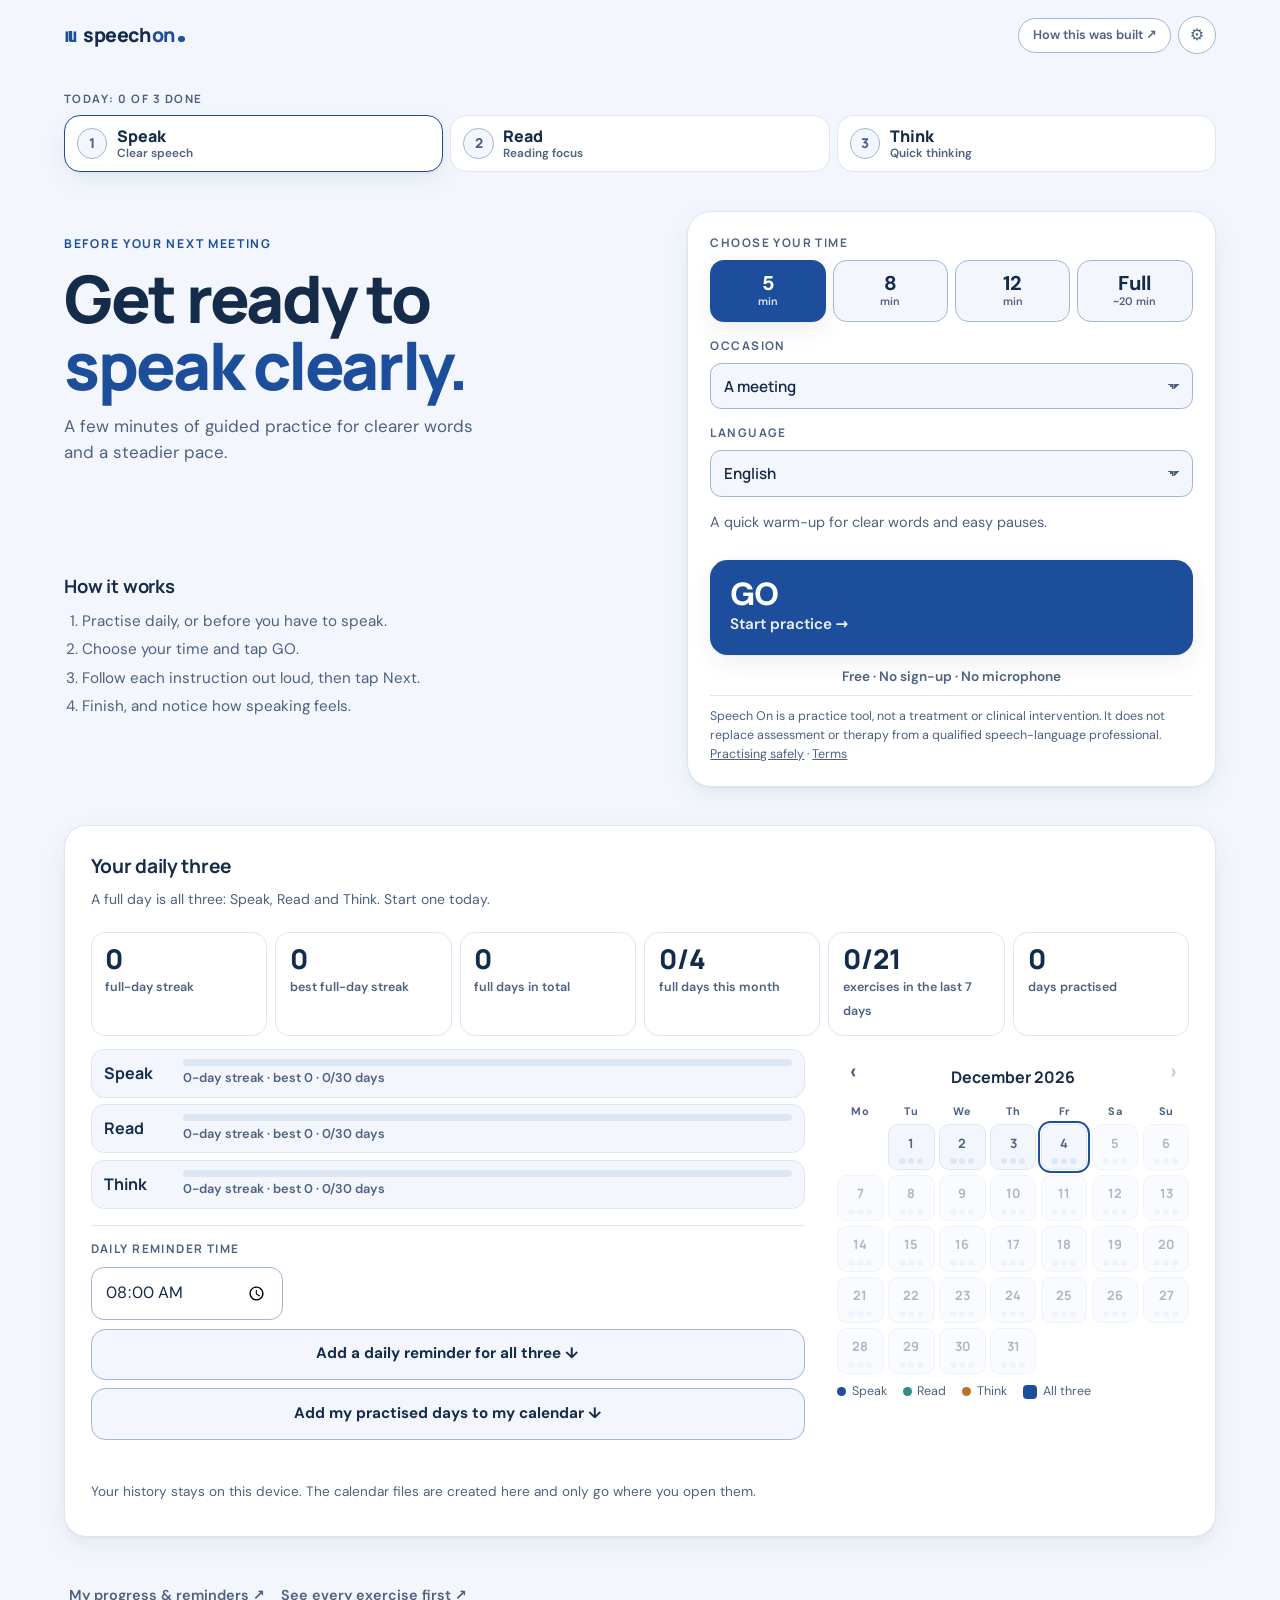
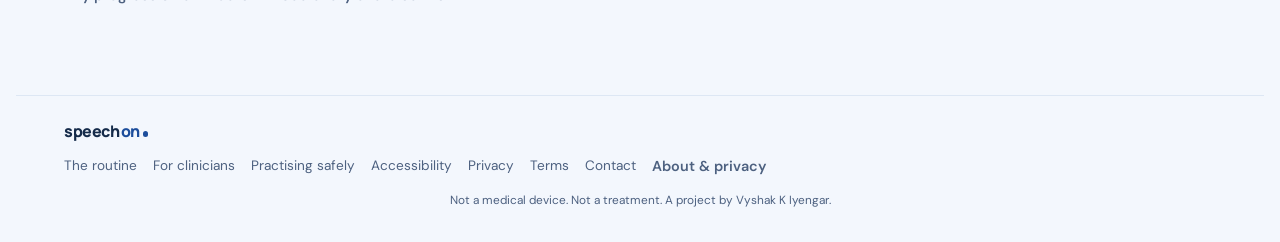
<file: index.html>
<!doctype html>
<html lang="en">
<head>
<meta charset="utf-8"><meta name="viewport" content="width=device-width,initial-scale=1,viewport-fit=cover">
<title>Speech On — Your daily speech practice</title>
<meta name="description" content="A free guided speech warm-up, plus daily reading-focus and quick-thinking practice. No sign-up, no microphone, works offline.">
<meta name="theme-color" content="#f3f7fd" media="(prefers-color-scheme: light)">
<meta name="theme-color" content="#0f1724" media="(prefers-color-scheme: dark)">
<link rel="canonical" href="https://www.speechon.app/">
<meta property="og:title" content="Speech On — Get ready to speak clearly">
<meta property="og:description" content="A free guided speech warm-up. A few minutes of practice for clearer words and a steadier pace. No sign-up, no microphone.">
<meta property="og:type" content="website">
<meta property="og:url" content="https://www.speechon.app/">
<meta property="og:image" content="https://www.speechon.app/og.png">
<meta property="og:image:width" content="1200"><meta property="og:image:height" content="630">
<meta property="og:image:alt" content="Speech On — get ready to speak clearly. Free, no sign-up, no microphone, works offline.">
<meta property="og:site_name" content="Speech On"><meta property="og:locale" content="en_GB">
<meta name="twitter:card" content="summary_large_image">
<meta name="twitter:title" content="Speech On — Get ready to speak clearly">
<meta name="twitter:description" content="A free guided speech warm-up. No sign-up, no microphone, works offline.">
<meta name="twitter:image" content="https://www.speechon.app/og.png">
<meta name="apple-mobile-web-app-capable" content="yes">
<meta name="mobile-web-app-capable" content="yes">
<meta name="apple-mobile-web-app-title" content="Speech On">
<meta name="apple-mobile-web-app-status-bar-style" content="default">
<link rel="manifest" href="manifest.webmanifest">
<link rel="icon" href="icon.svg" type="image/svg+xml"><link rel="apple-touch-icon" href="icon-180.png">
<link rel="preload" href="fonts/manrope-latin.woff2" as="font" type="font/woff2" crossorigin>
<link rel="preload" href="fonts/dm-sans-latin.woff2" as="font" type="font/woff2" crossorigin>
<link rel="stylesheet" href="styles.css">
<link rel="stylesheet" href="train.css">
<script type="application/ld+json">
{"@context":"https://schema.org","@type":"WebApplication","name":"Speech On",
"url":"https://www.speechon.app/","applicationCategory":"HealthApplication",
"operatingSystem":"Any web browser","inLanguage":["en","es","fr","de","pt","ru","ar","zh","ja","id","hi","bn","mr","te","ta","gu","kn","ml","pa","or","ur"],
"description":"A free guided speech warm-up. Practise clear sounds, steady pacing and natural speech. No sign-up, no account and no microphone.",
"offers":{"@type":"Offer","price":"0","priceCurrency":"GBP"},
"isAccessibleForFree":true,
"author":{"@type":"Person","name":"Vyshak K Iyengar","url":"https://www.linkedin.com/in/vyshakiyengar"},
"disclaimer":"Speech On is a practice tool, not a treatment or clinical intervention, and is not a medical device. It does not replace assessment or therapy from a qualified speech-language professional."}
</script>
<script src="analytics.js" defer></script>
<script src="trio.js" defer></script>
<script src="art.js" defer></script>
<script src="content.js" defer></script>
<script src="app.js" defer></script>
</head>
<body>
<a class="skip" href="#main" data-i18n="skipLink">Skip to practice</a>

<header class="site-header">
 <a class="brand" href="./" aria-label="Speech On home"><span class="brand-mark" aria-hidden="true">ıιı</span>speech<span>on</span><i></i></a>
 <div class="header-tools">
  <button class="evidence-stamp" id="evidence-stamp">How this was built ↗</button>
  <button class="icon-btn" id="open-settings" aria-label="Settings">⚙</button>
 </div>
</header>

<main id="main">

<nav class="trio home-trio" id="trio" aria-label="Today's practice"></nav>

<section id="home" class="home">
 <div class="hero-copy">
  <p class="meeting-hook" id="hook">BEFORE YOUR NEXT MEETING</p>
  <h1><span id="headline1">Get ready to</span><em id="headline2">speak clearly.</em></h1>
  <p class="intro" id="intro">A few minutes of guided practice for clearer words and a steadier pace.</p>
 </div>

 <div class="practice-card">
  <fieldset class="home-time">
   <legend id="choose-time">Choose your time</legend>
   <div class="duration">
    <button type="button" data-minutes="5" aria-pressed="true"><b>5</b><small class="min-label">min</small></button>
    <button type="button" data-minutes="8" aria-pressed="false"><b>8</b><small class="min-label">min</small></button>
    <button type="button" data-minutes="12" aria-pressed="false"><b>12</b><small class="min-label">min</small></button>
    <button type="button" data-minutes="20" aria-pressed="false"><b id="full-label">Full</b><small id="full-min">~20 min</small></button>
   </div>
  </fieldset>

  <div class="pick">
   <label><span class="field-label" id="occasion-label">Occasion</span>
    <select id="context"></select></label>
   <label><span class="field-label" id="language-label">Language</span>
    <select id="language"></select></label>
  </div>

  <p id="routine-detail" class="routine-detail" aria-live="polite"></p>
  <button class="primary start" id="start"><strong>GO</strong><span>Start practice →</span></button>
  <p class="start-reassurance" id="reassurance">Free · No sign-up · No microphone</p>
  <p id="lang-note" class="lang-note" hidden></p>
  <p class="practice-disclaimer" id="disclaimer-text">
   Speech On is a practice tool, not a treatment or clinical intervention. It does not replace assessment or therapy from a qualified speech-language professional.
   <a href="/safety" id="safety-link">Practising safely</a> · <a href="/terms" id="terms-link">Terms</a>
  </p>
  <p id="resume" class="resume" hidden></p>
  <button class="quiet restart" id="restart" hidden>Start a different session</button>
 </div>

 <section id="how-it-works">
  <h2 id="hiw-title">How it works</h2>
  <ol id="hiw-list"></ol>
 </section>

 <section class="card trio-progress" id="trio-progress" aria-label="Your daily three"></section>

 <div class="home-bottom">
  <button class="quiet" id="open-habits">My progress &amp; reminders ↗</button>
  <a class="quiet" href="/routine" id="see-routine">See every exercise first ↗</a>
 </div>
</section>

<section id="player" class="player" hidden aria-label="Guided speech practice">
 <div class="player-top">
  <button class="quiet" id="exit">← Save &amp; exit</button>
  <span id="step-count"></span>
  <button class="quiet" id="listen" aria-pressed="false">Hear instructions ♫</button>
 </div>
 <div class="progress" id="progress" aria-label="Session progress"></div>
 <div class="exercise-layout">
  <aside>
   <span class="eyebrow" id="your-session">YOUR SESSION</span>
   <p id="session-percent">0%</p>
   <ol id="journey"></ol>
  </aside>
  <div class="exercise">
   <div>
    <div class="exercise-heading">
     <div class="eyebrow" id="phase"></div>
     <button class="quiet" id="exercise-tip">How to do it</button>
    </div>
    <h2 id="exercise-title" tabindex="-1">Practice</h2>
    <p id="instruction"></p>
    <p class="step-note" id="step-note" hidden></p>
   </div>
   <div id="material"></div>
   <div class="player-actions">
    <div class="exercise-controls">
     <button class="quiet" id="back">← Back</button>
     <button class="primary" id="next">Next exercise →</button>
    </div>
    <p class="keyboard" id="keyboard-hint">Arrow keys to move · Esc to save &amp; exit</p>
   </div>
  </div>
 </div>
</section>

<section id="done" class="done" hidden>
 <div class="completion-mark" aria-hidden="true">✓</div>
 <p class="eyebrow" id="done-eyebrow">YOUR PRACTICE</p>
 <h1 id="done-title">Practice <em>done.</em></h1>
 <p id="done-summary" role="status"></p>
 <button id="save-untimed" hidden>I practised · Save today</button>
 <div class="reflection">
  <h2 id="feel-title">How did speaking feel?</h2>
  <div class="feeling" id="feeling">
   <button type="button" data-feeling="easier" aria-pressed="false">Easier</button>
   <button type="button" data-feeling="same" aria-pressed="false">The same</button>
   <button type="button" data-feeling="harder" aria-pressed="false">More effort</button>
  </div>
  <p id="feedback" role="status"></p>
 </div>
 <p class="takeaway-line" id="takeaway"></p>
 <div class="done-actions">
  <button class="primary" id="home-button">Done →</button>
  <button class="quiet" id="done-reminder">Remind me tomorrow</button>
  <button class="quiet" id="share">Share ↗</button>
 </div>
 <p id="share-status" role="status"></p>
 <a class="handoff" id="handoff" href="/read" hidden><b>Next: Read →</b><span>Ten minutes of reading focus</span></a>
</section>

</main>

<footer>
 <span class="brand footer-brand">speech<span>on</span><i></i></span>
 <nav aria-label="Footer">
  <a href="/routine">The routine</a>
  <a href="/for-clinicians">For clinicians</a>
  <a href="/safety">Practising safely</a>
  <a href="/accessibility">Accessibility</a>
  <a href="/privacy">Privacy</a>
  <a href="/terms">Terms</a>
  <a href="https://www.linkedin.com/in/vyshakiyengar" rel="noopener">Contact</a>
  <button class="quiet" id="about" style="padding:0">About</button>
 </nav>
 <span class="credit">Not a medical device. Not a treatment. A project by
  <a href="https://www.linkedin.com/in/vyshakiyengar" rel="noopener">Vyshak K Iyengar</a>.</span>
</footer>

<dialog id="habits">
 <div class="dialog-top"><h2 id="habits-title">Your practice</h2>
  <button class="quiet" id="close-habits" aria-label="Close progress">✕</button></div>
 <div class="habit">
  <div>
   <span class="eyebrow" id="small-steps">SMALL STEPS ADD UP</span>
   <h3 id="habit-title"></h3>
   <p id="habit-copy"></p>
   <p class="gentle-note" id="saved-here"></p>
  </div>
  <div class="week" id="week"></div>
 </div>
 <section class="habit-tools">
  <div>
   <span class="eyebrow" id="rhythm">A RHYTHM THAT FITS YOUR LIFE</span>
   <div class="streak-stats">
    <p><b id="current-streak">0</b> <span id="streak-label">day streak</span></p>
    <p><b id="best-streak">0</b> <span id="best-label">personal best</span></p>
   </div>
   <p class="gentle-note" id="streak-note"></p>
  </div>
  <div class="goal">
   <label for="weekly-goal" class="field-label" id="goal-label">My practice goal</label>
   <select id="weekly-goal"></select>
   <progress id="goal-progress" value="0" max="3"></progress>
   <p id="goal-copy" class="gentle-note"></p>
  </div>
  <button class="quiet" id="reminder">Set a daily reminder ↗</button>
  <div class="data-tools">
   <button class="quiet" id="export">Save my progress to a file ↓</button>
   <button class="quiet" id="import">Load progress from a file ↑</button>
   <button class="quiet danger" id="erase">Erase everything on this device</button>
  </div>
  <p id="data-status" class="gentle-note" role="status"></p>
  <input type="file" id="import-file" accept="application/json,.json" hidden>
 </section>
</dialog>

<dialog id="settings">
 <div class="dialog-top"><h2 id="settings-title">Settings</h2>
  <button class="quiet" id="close-settings" aria-label="Close settings">✕</button></div>
 <div class="setting-row">
  <span class="field-label" id="appearance-label">Appearance</span>
  <div class="seg" id="theme-seg">
   <button type="button" data-theme="auto" aria-pressed="true">Match my device</button>
   <button type="button" data-theme="light" aria-pressed="false">Light</button>
   <button type="button" data-theme="dark" aria-pressed="false">Dark</button>
  </div>
 </div>
 <div class="setting-row">
  <span class="field-label" id="textsize-label">Text size</span>
  <div class="seg" id="text-seg">
   <button type="button" data-text="normal" aria-pressed="true">Normal</button>
   <button type="button" data-text="large" aria-pressed="false">Large</button>
   <button type="button" data-text="larger" aria-pressed="false">Larger</button>
  </div>
 </div>
 <div class="setting-row">
  <span class="field-label" id="pacer-label">Timer</span>
  <div class="seg" id="pacer-seg">
   <button type="button" data-pacer="off" aria-pressed="true">Off</button>
   <button type="button" data-pacer="on" aria-pressed="false">Show a timer</button>
  </div>
  <p class="gentle-note" id="pacer-note">The timer is optional. Nothing is being measured.</p>
 </div>
</dialog>

<dialog id="reminder-dialog">
 <div class="dialog-top"><h2 id="reminder-title">A daily reminder.</h2>
  <button class="quiet" id="close-reminder" aria-label="Close reminder">✕</button></div>
 <p id="pick-time">Pick a time for your daily practice.</p>
 <label for="reminder-time" id="daily-time-label">My daily practice time</label>
 <input type="time" id="reminder-time" value="08:00" required>
 <p class="gentle-note" id="reminder-note"></p>
 <button class="primary" id="download-reminder">Download daily reminder ↓</button>
 <p id="reminder-status" role="status"></p>
</dialog>

<dialog id="info">
 <div class="dialog-top"><h2 id="info-title"></h2>
  <button class="quiet" id="close-info" aria-label="Close dialog">✕</button></div>
 <div id="info-body"></div>
</dialog>

<noscript><p style="padding:1rem">Guided practice needs JavaScript. Every exercise is also readable without it at <a href="/routine">speechon.app/routine</a>.</p></noscript>
</body></html>
</file>
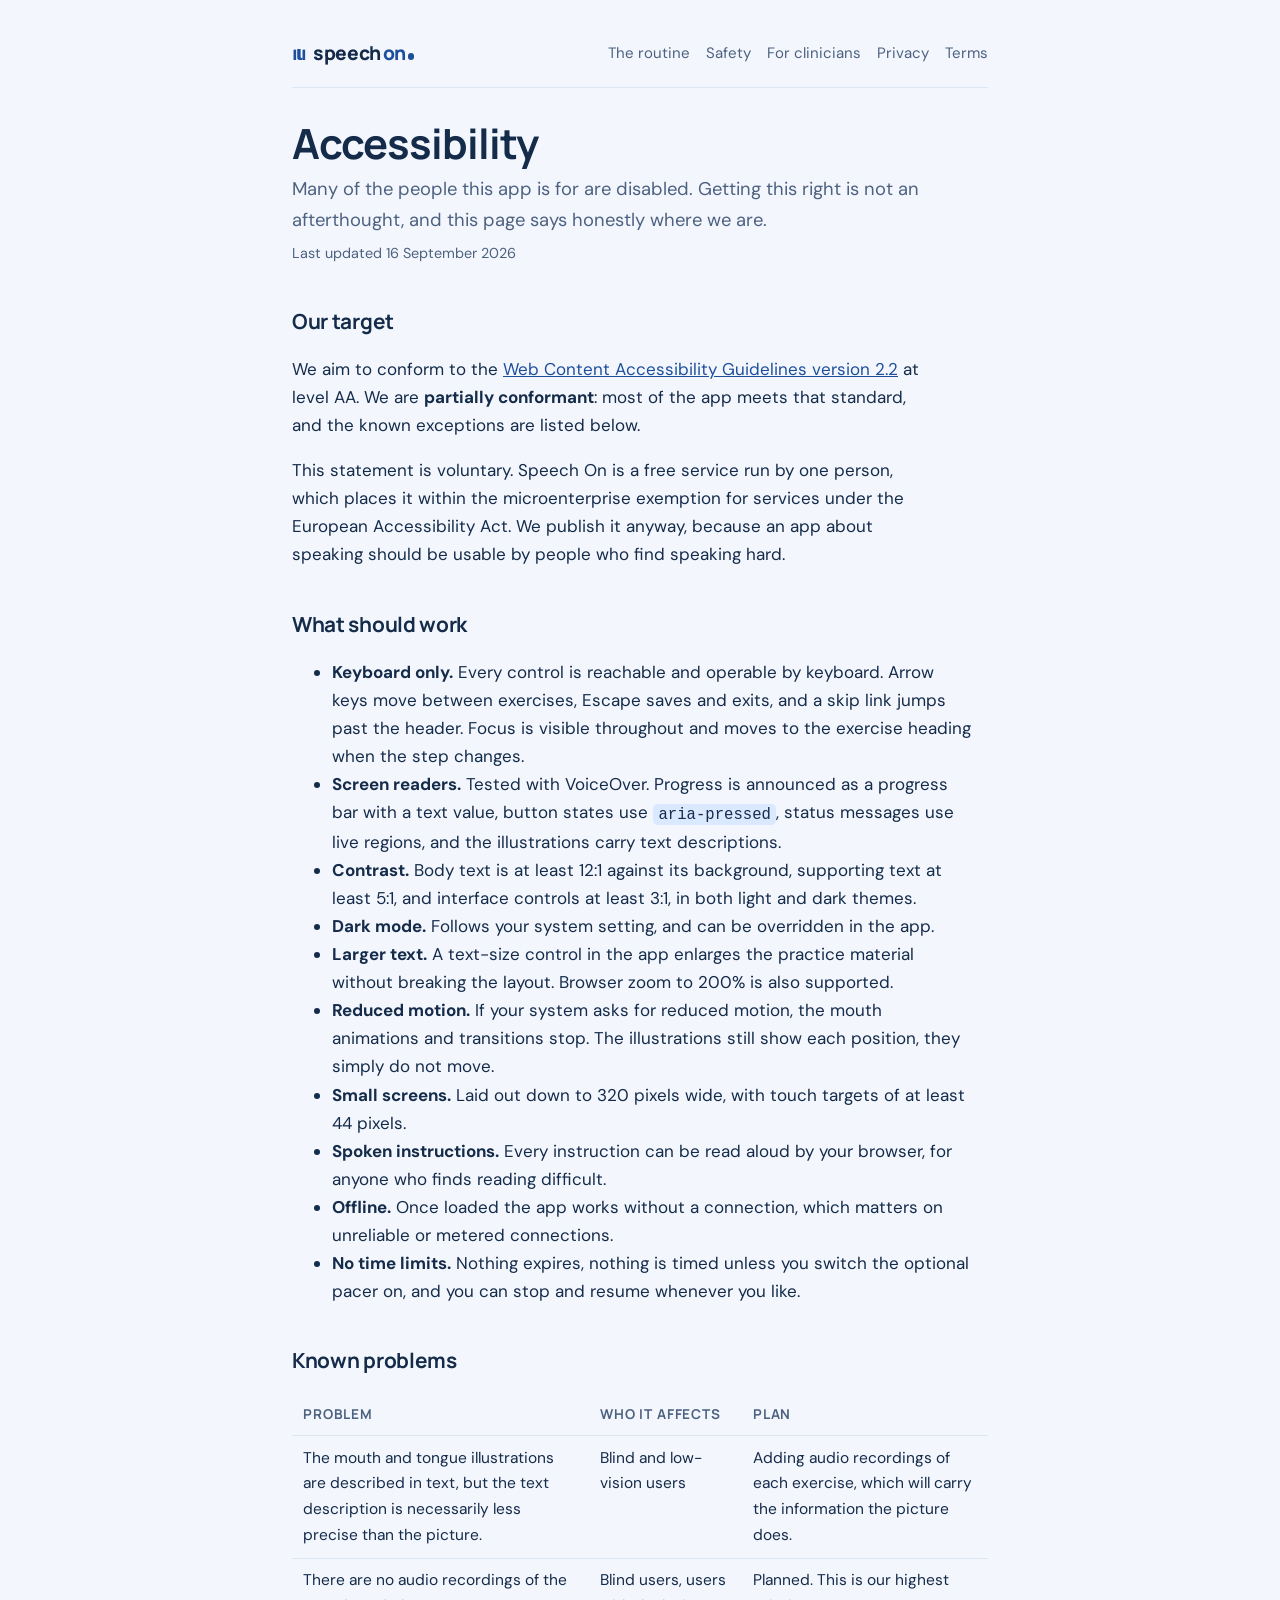
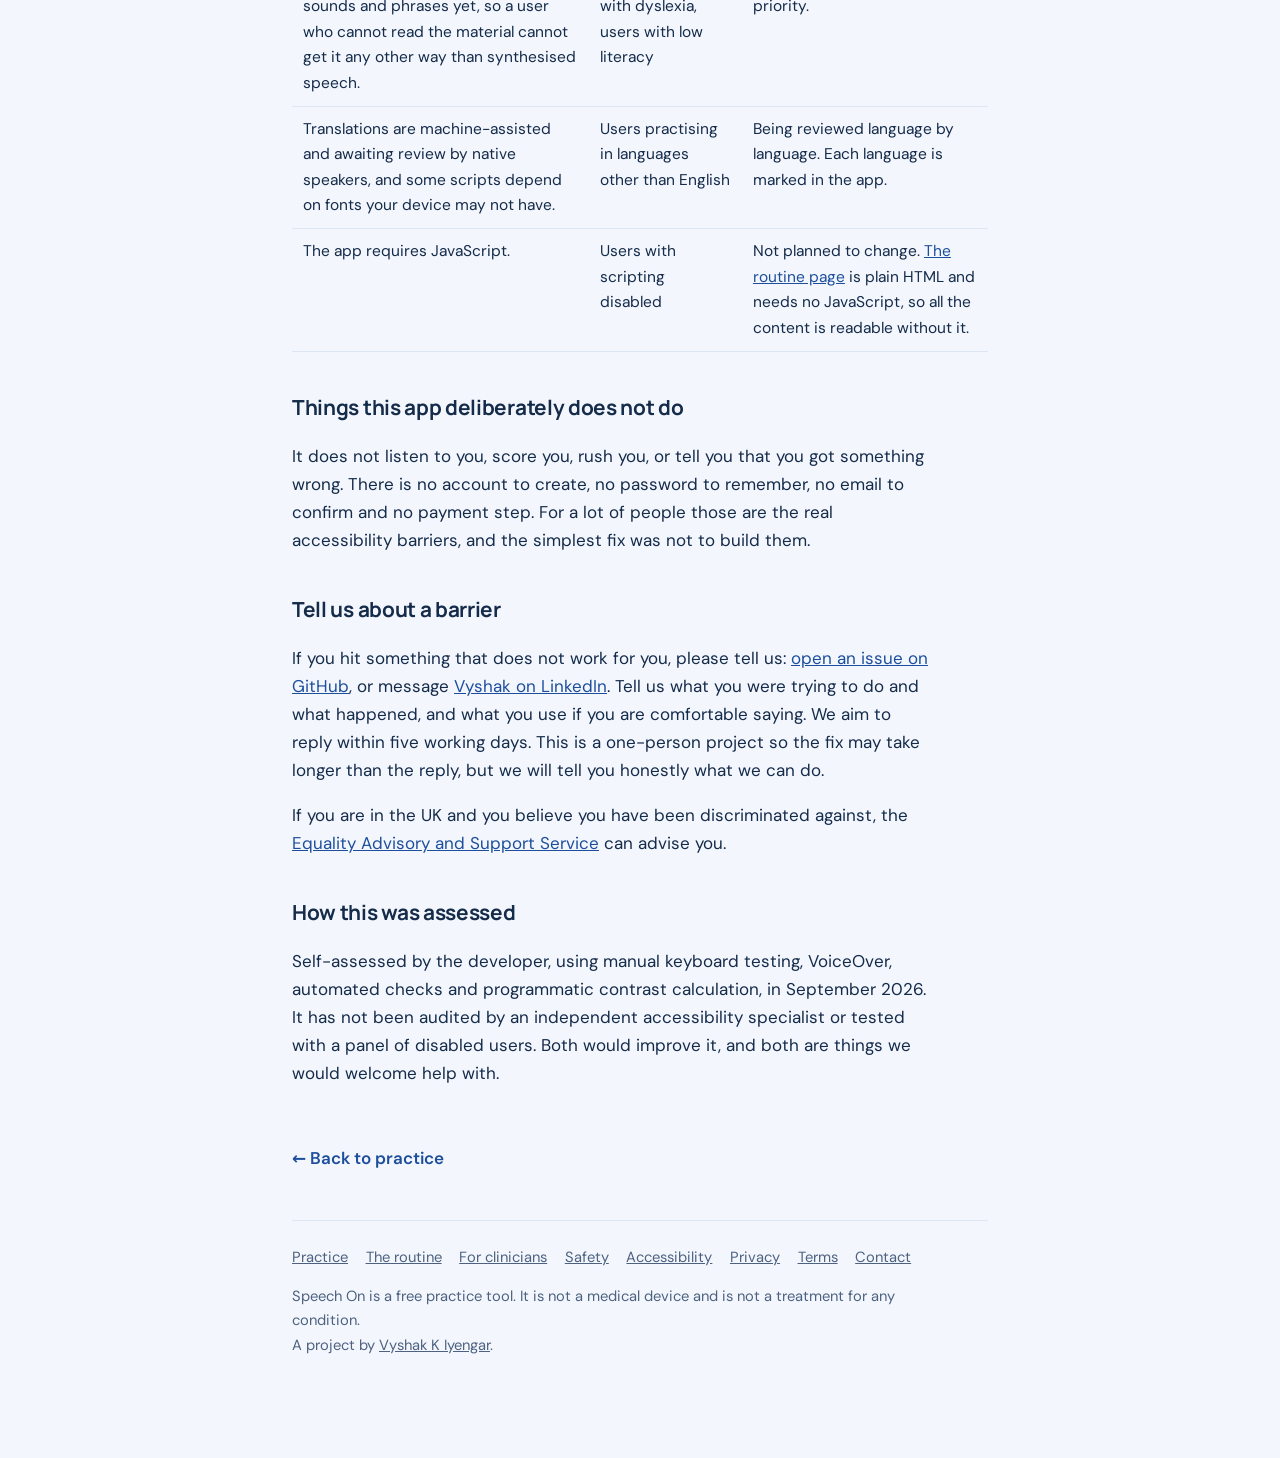
<file: accessibility.html>
<!doctype html>
<html lang="en">
<head>
<meta charset="utf-8"><meta name="viewport" content="width=device-width,initial-scale=1,viewport-fit=cover">
<title>Accessibility — Speech On</title>
<meta name="description" content="Speech On aims to meet WCAG 2.2 level AA. What works, what does not yet, and how to report a barrier.">
<meta name="theme-color" content="#f3f7fd" media="(prefers-color-scheme: light)">
<meta name="theme-color" content="#0f1724" media="(prefers-color-scheme: dark)">
<link rel="canonical" href="https://www.speechon.app/accessibility">
<meta property="og:title" content="Accessibility — Speech On"><meta property="og:description" content="Speech On aims to meet WCAG 2.2 level AA. What works, what does not yet, and how to report a barrier.">
<meta property="og:type" content="website"><meta property="og:url" content="https://www.speechon.app/accessibility">
<meta property="og:image" content="https://www.speechon.app/og.png"><meta name="twitter:card" content="summary_large_image">
<link rel="icon" href="/icon.svg" type="image/svg+xml"><link rel="apple-touch-icon" href="/icon-180.png">
<link rel="stylesheet" href="/page.css">
</head>
<body>
<a class="skip" href="#main">Skip to content</a>
<div class="wrap">
<header class="site-header">
<a class="brand" href="/" aria-label="Speech On home"><span class="brand-mark" aria-hidden="true">ıιı</span>speech<span>on</span><i></i></a>
<nav aria-label="Reference pages">
<a href="/routine">The routine</a><a href="/safety">Safety</a><a href="/for-clinicians">For clinicians</a><a href="/privacy">Privacy</a><a href="/terms">Terms</a>
</nav>
</header>
<main id="main">
<h1>Accessibility</h1>
<p class="lede">Many of the people this app is for are disabled. Getting this right is not an afterthought, and this page says honestly where we are.</p>
<p class="updated">Last updated 16 September 2026</p>

<h2>Our target</h2>
<p>We aim to conform to the <a href="https://www.w3.org/TR/WCAG22/" rel="noopener">Web Content Accessibility Guidelines version 2.2</a> at level AA. We are <strong>partially conformant</strong>: most of the app meets that standard, and the known exceptions are listed below.</p>
<p>This statement is voluntary. Speech On is a free service run by one person, which places it within the microenterprise exemption for services under the European Accessibility Act. We publish it anyway, because an app about speaking should be usable by people who find speaking hard.</p>

<h2>What should work</h2>
<ul>
<li><strong>Keyboard only.</strong> Every control is reachable and operable by keyboard. Arrow keys move between exercises, Escape saves and exits, and a skip link jumps past the header. Focus is visible throughout and moves to the exercise heading when the step changes.</li>
<li><strong>Screen readers.</strong> Tested with VoiceOver. Progress is announced as a progress bar with a text value, button states use <code>aria-pressed</code>, status messages use live regions, and the illustrations carry text descriptions.</li>
<li><strong>Contrast.</strong> Body text is at least 12:1 against its background, supporting text at least 5:1, and interface controls at least 3:1, in both light and dark themes.</li>
<li><strong>Dark mode.</strong> Follows your system setting, and can be overridden in the app.</li>
<li><strong>Larger text.</strong> A text-size control in the app enlarges the practice material without breaking the layout. Browser zoom to 200% is also supported.</li>
<li><strong>Reduced motion.</strong> If your system asks for reduced motion, the mouth animations and transitions stop. The illustrations still show each position, they simply do not move.</li>
<li><strong>Small screens.</strong> Laid out down to 320 pixels wide, with touch targets of at least 44 pixels.</li>
<li><strong>Spoken instructions.</strong> Every instruction can be read aloud by your browser, for anyone who finds reading difficult.</li>
<li><strong>Offline.</strong> Once loaded the app works without a connection, which matters on unreliable or metered connections.</li>
<li><strong>No time limits.</strong> Nothing expires, nothing is timed unless you switch the optional pacer on, and you can stop and resume whenever you like.</li>
</ul>

<h2>Known problems</h2>
<table>
<tr><th>Problem</th><th>Who it affects</th><th>Plan</th></tr>
<tr><td>The mouth and tongue illustrations are described in text, but the text description is necessarily less precise than the picture.</td><td>Blind and low-vision users</td><td>Adding audio recordings of each exercise, which will carry the information the picture does.</td></tr>
<tr><td>There are no audio recordings of the sounds and phrases yet, so a user who cannot read the material cannot get it any other way than synthesised speech.</td><td>Blind users, users with dyslexia, users with low literacy</td><td>Planned. This is our highest priority.</td></tr>
<tr><td>Translations are machine-assisted and awaiting review by native speakers, and some scripts depend on fonts your device may not have.</td><td>Users practising in languages other than English</td><td>Being reviewed language by language. Each language is marked in the app.</td></tr>
<tr><td>The app requires JavaScript.</td><td>Users with scripting disabled</td><td>Not planned to change. <a href="/routine">The routine page</a> is plain HTML and needs no JavaScript, so all the content is readable without it.</td></tr>
</table>

<h2>Things this app deliberately does not do</h2>
<p>It does not listen to you, score you, rush you, or tell you that you got something wrong. There is no account to create, no password to remember, no email to confirm and no payment step. For a lot of people those are the real accessibility barriers, and the simplest fix was not to build them.</p>

<h2>Tell us about a barrier</h2>
<p>If you hit something that does not work for you, please tell us: <a href="https://github.com/vyshakiyengar/daily_speech_exercise/issues" rel="noopener">open an issue on GitHub</a>, or message <a href="https://www.linkedin.com/in/vyshakiyengar" rel="noopener">Vyshak on LinkedIn</a>. Tell us what you were trying to do and what happened, and what you use if you are comfortable saying. We aim to reply within five working days. This is a one-person project so the fix may take longer than the reply, but we will tell you honestly what we can do.</p>
<p>If you are in the UK and you believe you have been discriminated against, the <a href="https://www.equalityadvisoryservice.com/" rel="noopener">Equality Advisory and Support Service</a> can advise you.</p>

<h2>How this was assessed</h2>
<p>Self-assessed by the developer, using manual keyboard testing, VoiceOver, automated checks and programmatic contrast calculation, in September 2026. It has not been audited by an independent accessibility specialist or tested with a panel of disabled users. Both would improve it, and both are things we would welcome help with.</p>
<a class="back" href="/">← Back to practice</a>
</main>
<footer>
<nav aria-label="Footer">
<a href="/">Practice</a><a href="/routine">The routine</a><a href="/for-clinicians">For clinicians</a><a href="/safety">Safety</a><a href="/accessibility">Accessibility</a><a href="/privacy">Privacy</a><a href="/terms">Terms</a><a href="https://www.linkedin.com/in/vyshakiyengar" rel="noopener">Contact</a>
</nav>
<p>Speech On is a free practice tool. It is not a medical device and is not a treatment for any condition.<br>A project by <a href="https://www.linkedin.com/in/vyshakiyengar" rel="noopener">Vyshak K Iyengar</a>.</p>
</footer>
</div>
</body></html>
</file>
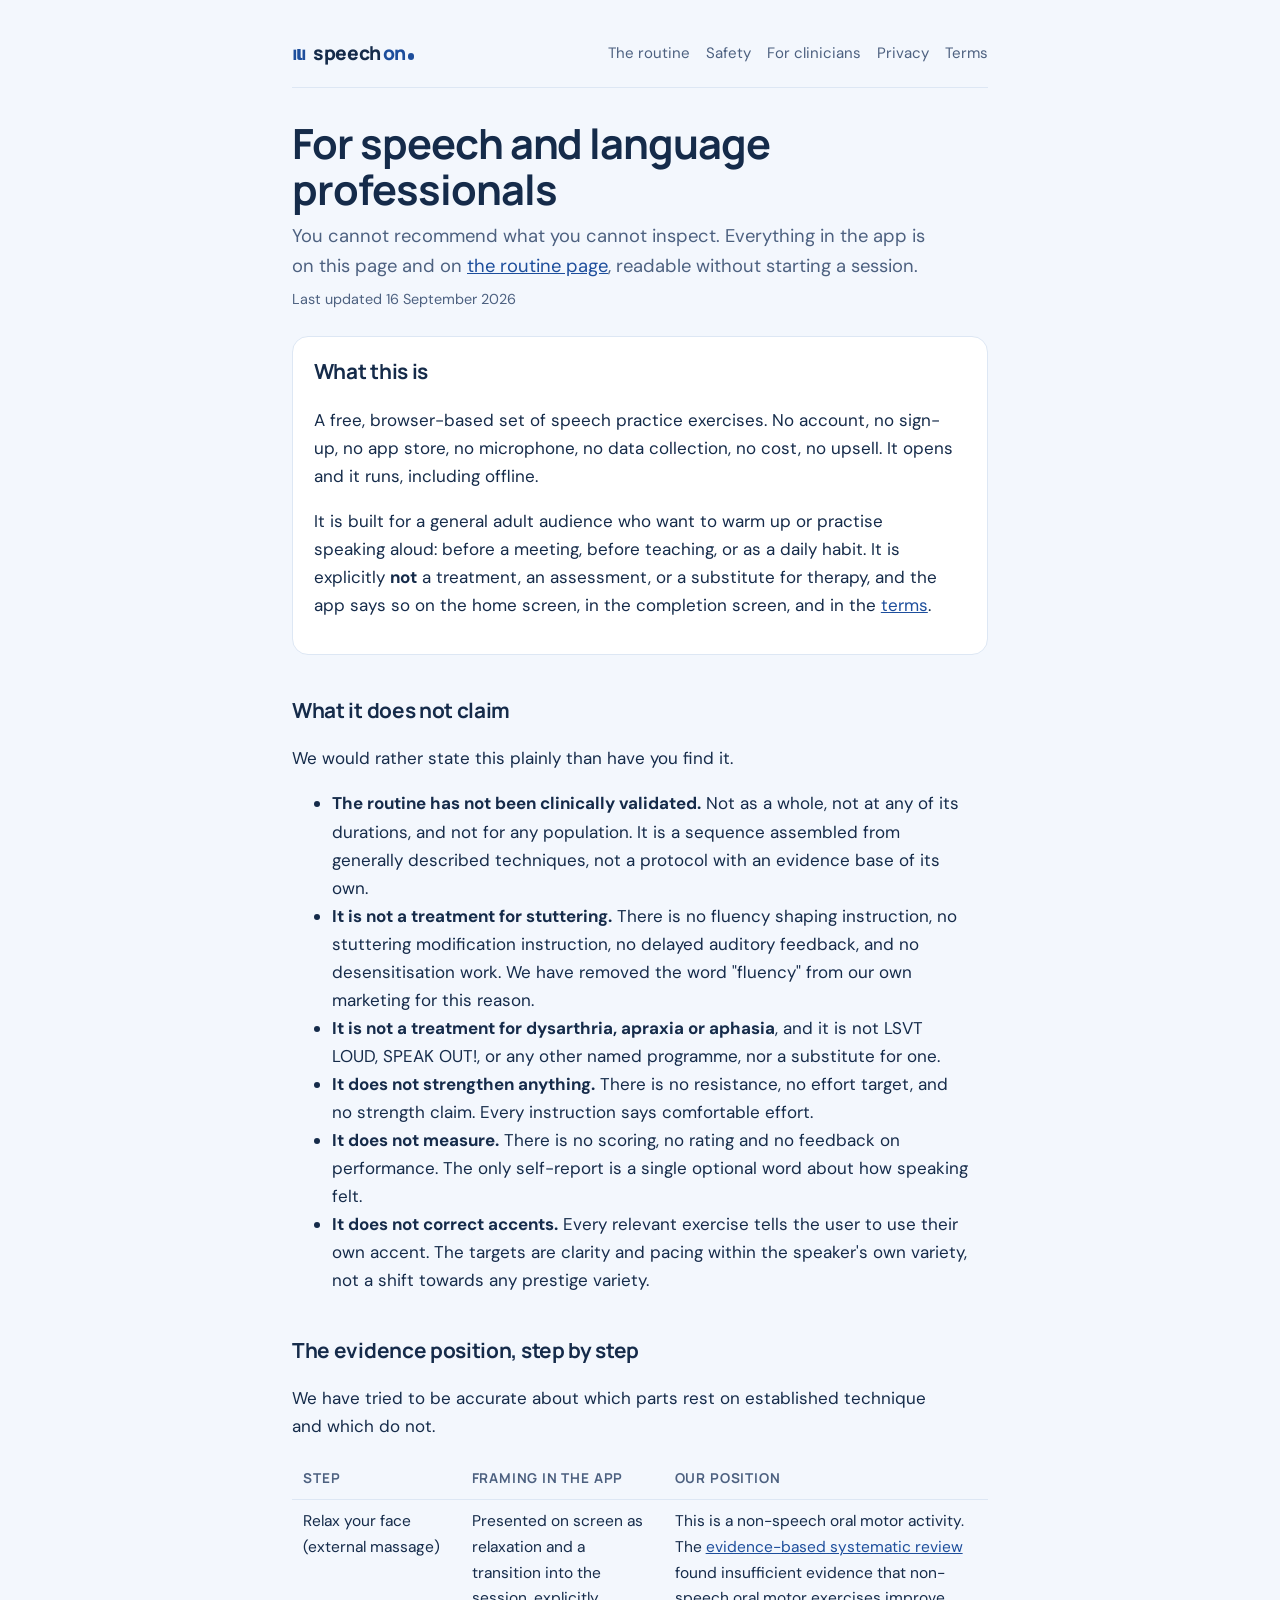
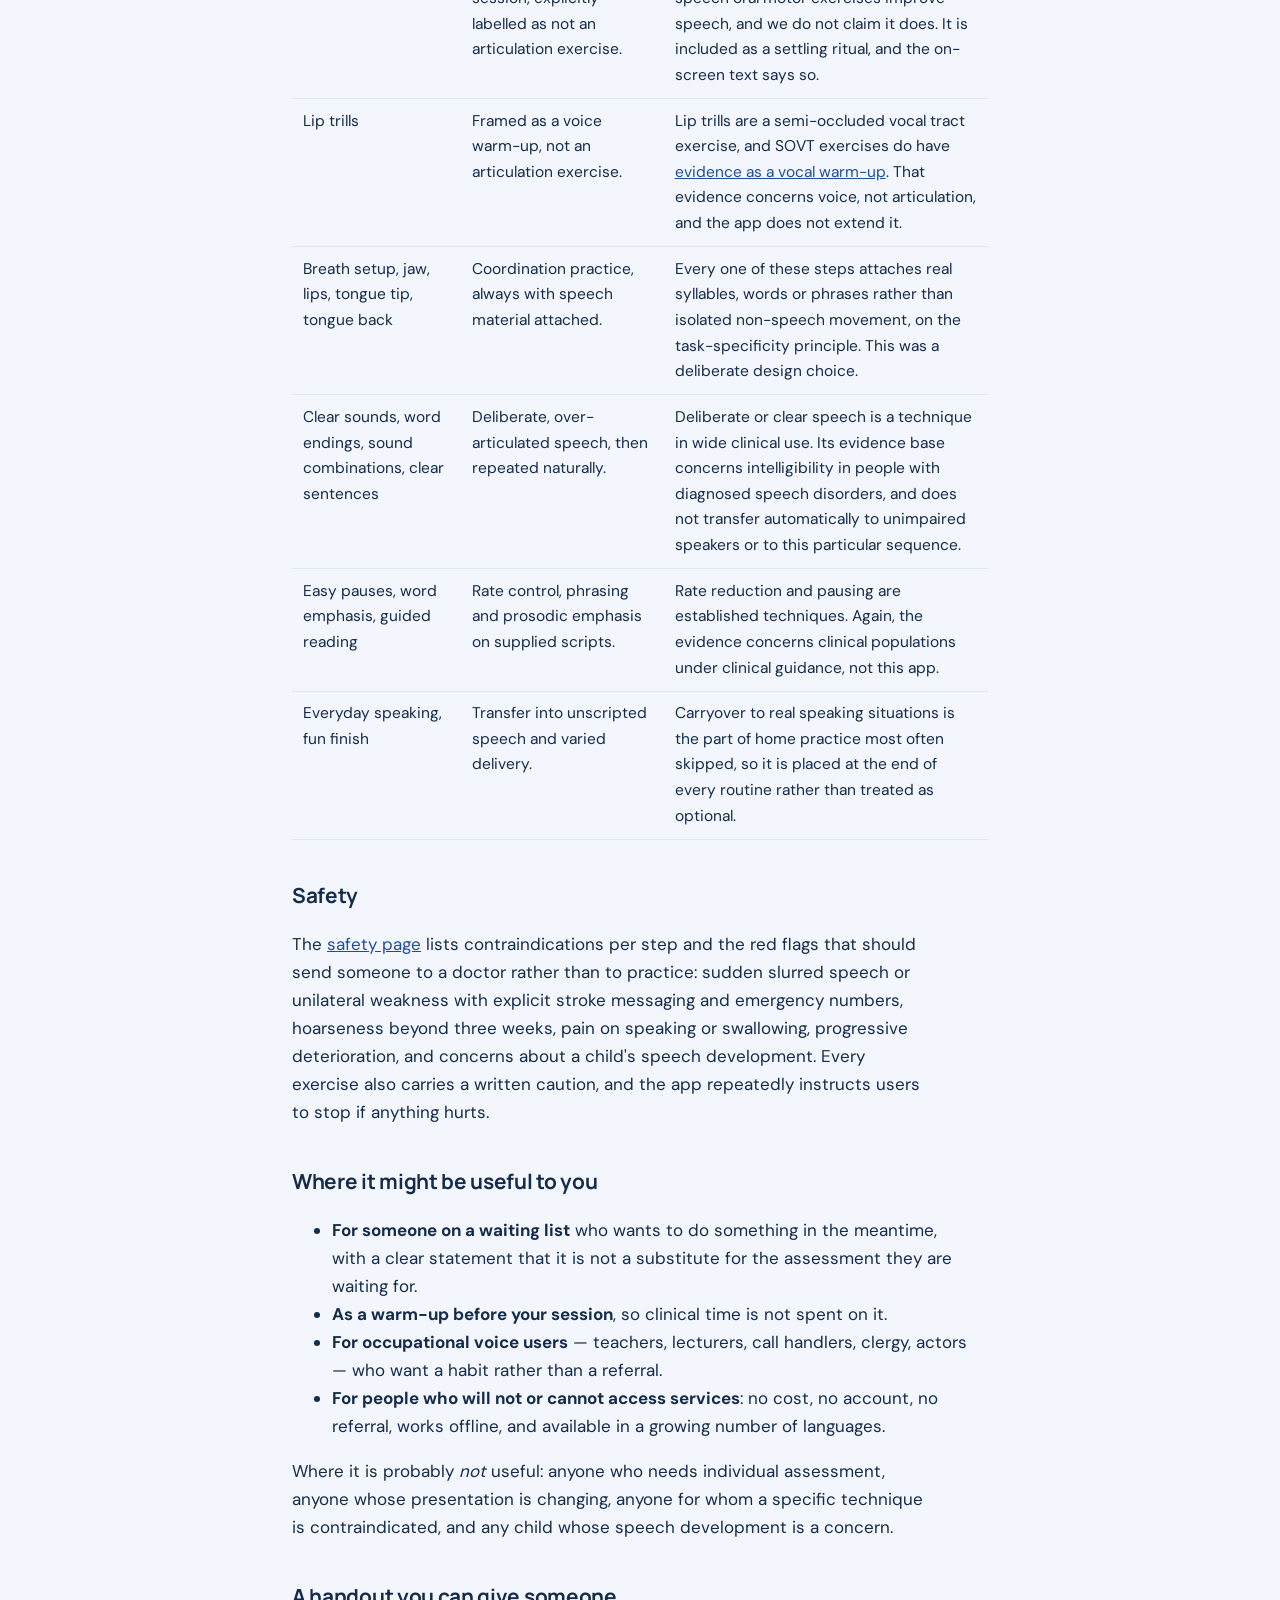
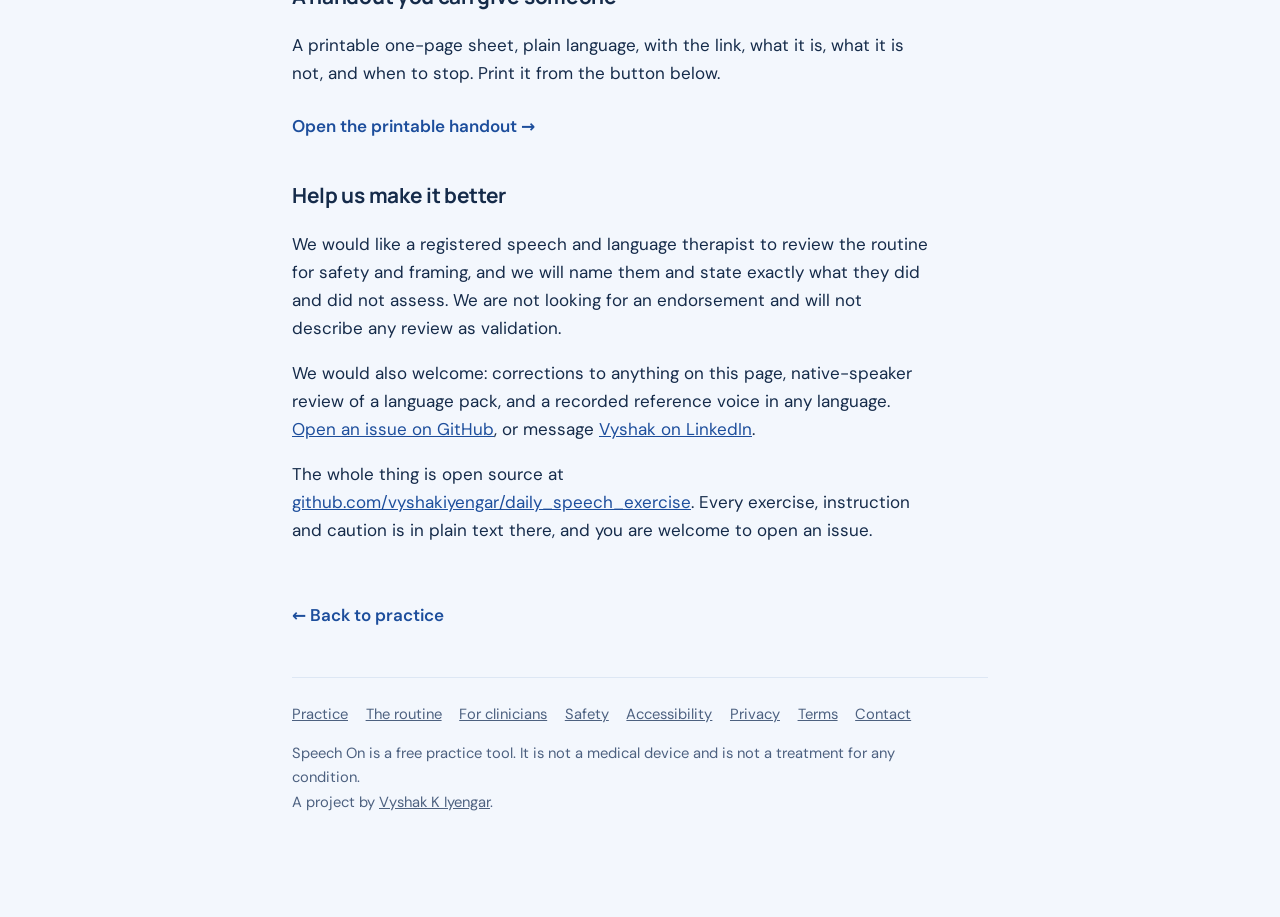
<file: for-clinicians.html>
<!doctype html>
<html lang="en">
<head>
<meta charset="utf-8"><meta name="viewport" content="width=device-width,initial-scale=1,viewport-fit=cover">
<title>For speech and language professionals — Speech On</title>
<meta name="description" content="What Speech On contains, what it claims and does not claim, the evidence behind each step, and a printable handout for patients on a waiting list.">
<meta name="theme-color" content="#f3f7fd" media="(prefers-color-scheme: light)">
<meta name="theme-color" content="#0f1724" media="(prefers-color-scheme: dark)">
<link rel="canonical" href="https://www.speechon.app/for-clinicians">
<meta property="og:title" content="For speech and language professionals — Speech On"><meta property="og:description" content="What Speech On contains, what it claims and does not claim, the evidence behind each step, and a printable handout for patients on a waiting list.">
<meta property="og:type" content="website"><meta property="og:url" content="https://www.speechon.app/for-clinicians">
<meta property="og:image" content="https://www.speechon.app/og.png"><meta name="twitter:card" content="summary_large_image">
<link rel="icon" href="/icon.svg" type="image/svg+xml"><link rel="apple-touch-icon" href="/icon-180.png">
<link rel="stylesheet" href="/page.css">
</head>
<body>
<a class="skip" href="#main">Skip to content</a>
<div class="wrap">
<header class="site-header">
<a class="brand" href="/" aria-label="Speech On home"><span class="brand-mark" aria-hidden="true">ıιı</span>speech<span>on</span><i></i></a>
<nav aria-label="Reference pages">
<a href="/routine">The routine</a><a href="/safety">Safety</a><a href="/for-clinicians">For clinicians</a><a href="/privacy">Privacy</a><a href="/terms">Terms</a>
</nav>
</header>
<main id="main">
<h1>For speech and language professionals</h1>
<p class="lede">You cannot recommend what you cannot inspect. Everything in the app is on this page and on <a href="/routine">the routine page</a>, readable without starting a session.</p>
<p class="updated">Last updated 16 September 2026</p>

<div class="card">
<h2 style="margin-top:0">What this is</h2>
<p>A free, browser-based set of speech practice exercises. No account, no sign-up, no app store, no microphone, no data collection, no cost, no upsell. It opens and it runs, including offline.</p>
<p>It is built for a general adult audience who want to warm up or practise speaking aloud: before a meeting, before teaching, or as a daily habit. It is explicitly <strong>not</strong> a treatment, an assessment, or a substitute for therapy, and the app says so on the home screen, in the completion screen, and in the <a href="/terms">terms</a>.</p>
</div>

<h2>What it does not claim</h2>
<p>We would rather state this plainly than have you find it.</p>
<ul>
<li><strong>The routine has not been clinically validated.</strong> Not as a whole, not at any of its durations, and not for any population. It is a sequence assembled from generally described techniques, not a protocol with an evidence base of its own.</li>
<li><strong>It is not a treatment for stuttering.</strong> There is no fluency shaping instruction, no stuttering modification instruction, no delayed auditory feedback, and no desensitisation work. We have removed the word "fluency" from our own marketing for this reason.</li>
<li><strong>It is not a treatment for dysarthria, apraxia or aphasia</strong>, and it is not LSVT LOUD, SPEAK OUT!, or any other named programme, nor a substitute for one.</li>
<li><strong>It does not strengthen anything.</strong> There is no resistance, no effort target, and no strength claim. Every instruction says comfortable effort.</li>
<li><strong>It does not measure.</strong> There is no scoring, no rating and no feedback on performance. The only self-report is a single optional word about how speaking felt.</li>
<li><strong>It does not correct accents.</strong> Every relevant exercise tells the user to use their own accent. The targets are clarity and pacing within the speaker's own variety, not a shift towards any prestige variety.</li>
</ul>

<h2>The evidence position, step by step</h2>
<p>We have tried to be accurate about which parts rest on established technique and which do not.</p>
<table>
<tr><th>Step</th><th>Framing in the app</th><th>Our position</th></tr>
<tr><td>Relax your face (external massage)</td><td>Presented on screen as relaxation and a transition into the session, explicitly labelled as not an articulation exercise.</td><td>This is a non-speech oral motor activity. The <a href="https://pubs.asha.org/doi/10.1044/1058-0360(2009/09-0006)" rel="noopener">evidence-based systematic review</a> found insufficient evidence that non-speech oral motor exercises improve speech, and we do not claim it does. It is included as a settling ritual, and the on-screen text says so.</td></tr>
<tr><td>Lip trills</td><td>Framed as a voice warm-up, not an articulation exercise.</td><td>Lip trills are a semi-occluded vocal tract exercise, and SOVT exercises do have <a href="https://pubmed.ncbi.nlm.nih.gov/34256979/" rel="noopener">evidence as a vocal warm-up</a>. That evidence concerns voice, not articulation, and the app does not extend it.</td></tr>
<tr><td>Breath setup, jaw, lips, tongue tip, tongue back</td><td>Coordination practice, always with speech material attached.</td><td>Every one of these steps attaches real syllables, words or phrases rather than isolated non-speech movement, on the task-specificity principle. This was a deliberate design choice.</td></tr>
<tr><td>Clear sounds, word endings, sound combinations, clear sentences</td><td>Deliberate, over-articulated speech, then repeated naturally.</td><td>Deliberate or clear speech is a technique in wide clinical use. Its evidence base concerns intelligibility in people with diagnosed speech disorders, and does not transfer automatically to unimpaired speakers or to this particular sequence.</td></tr>
<tr><td>Easy pauses, word emphasis, guided reading</td><td>Rate control, phrasing and prosodic emphasis on supplied scripts.</td><td>Rate reduction and pausing are established techniques. Again, the evidence concerns clinical populations under clinical guidance, not this app.</td></tr>
<tr><td>Everyday speaking, fun finish</td><td>Transfer into unscripted speech and varied delivery.</td><td>Carryover to real speaking situations is the part of home practice most often skipped, so it is placed at the end of every routine rather than treated as optional.</td></tr>
</table>

<h2>Safety</h2>
<p>The <a href="/safety">safety page</a> lists contraindications per step and the red flags that should send someone to a doctor rather than to practice: sudden slurred speech or unilateral weakness with explicit stroke messaging and emergency numbers, hoarseness beyond three weeks, pain on speaking or swallowing, progressive deterioration, and concerns about a child's speech development. Every exercise also carries a written caution, and the app repeatedly instructs users to stop if anything hurts.</p>

<h2>Where it might be useful to you</h2>
<ul>
<li><strong>For someone on a waiting list</strong> who wants to do something in the meantime, with a clear statement that it is not a substitute for the assessment they are waiting for.</li>
<li><strong>As a warm-up before your session</strong>, so clinical time is not spent on it.</li>
<li><strong>For occupational voice users</strong> — teachers, lecturers, call handlers, clergy, actors — who want a habit rather than a referral.</li>
<li><strong>For people who will not or cannot access services</strong>: no cost, no account, no referral, works offline, and available in a growing number of languages.</li>
</ul>
<p>Where it is probably <em>not</em> useful: anyone who needs individual assessment, anyone whose presentation is changing, anyone for whom a specific technique is contraindicated, and any child whose speech development is a concern.</p>

<h2>A handout you can give someone</h2>
<p>A printable one-page sheet, plain language, with the link, what it is, what it is not, and when to stop. Print it from the button below.</p>
<p><a class="back" style="margin-top:.5rem" href="/handout">Open the printable handout →</a></p>

<h2>Help us make it better</h2>
<p>We would like a registered speech and language therapist to review the routine for safety and framing, and we will name them and state exactly what they did and did not assess. We are not looking for an endorsement and will not describe any review as validation.</p>
<p>We would also welcome: corrections to anything on this page, native-speaker review of a language pack, and a recorded reference voice in any language. <a href="https://github.com/vyshakiyengar/daily_speech_exercise/issues" rel="noopener">Open an issue on GitHub</a>, or message <a href="https://www.linkedin.com/in/vyshakiyengar" rel="noopener">Vyshak on LinkedIn</a>.</p>
<p>The whole thing is open source at <a href="https://github.com/vyshakiyengar/daily_speech_exercise" rel="noopener">github.com/vyshakiyengar/daily_speech_exercise</a>. Every exercise, instruction and caution is in plain text there, and you are welcome to open an issue.</p>
<a class="back" href="/">← Back to practice</a>
</main>
<footer>
<nav aria-label="Footer">
<a href="/">Practice</a><a href="/routine">The routine</a><a href="/for-clinicians">For clinicians</a><a href="/safety">Safety</a><a href="/accessibility">Accessibility</a><a href="/privacy">Privacy</a><a href="/terms">Terms</a><a href="https://www.linkedin.com/in/vyshakiyengar" rel="noopener">Contact</a>
</nav>
<p>Speech On is a free practice tool. It is not a medical device and is not a treatment for any condition.<br>A project by <a href="https://www.linkedin.com/in/vyshakiyengar" rel="noopener">Vyshak K Iyengar</a>.</p>
</footer>
</div>
</body></html>
</file>
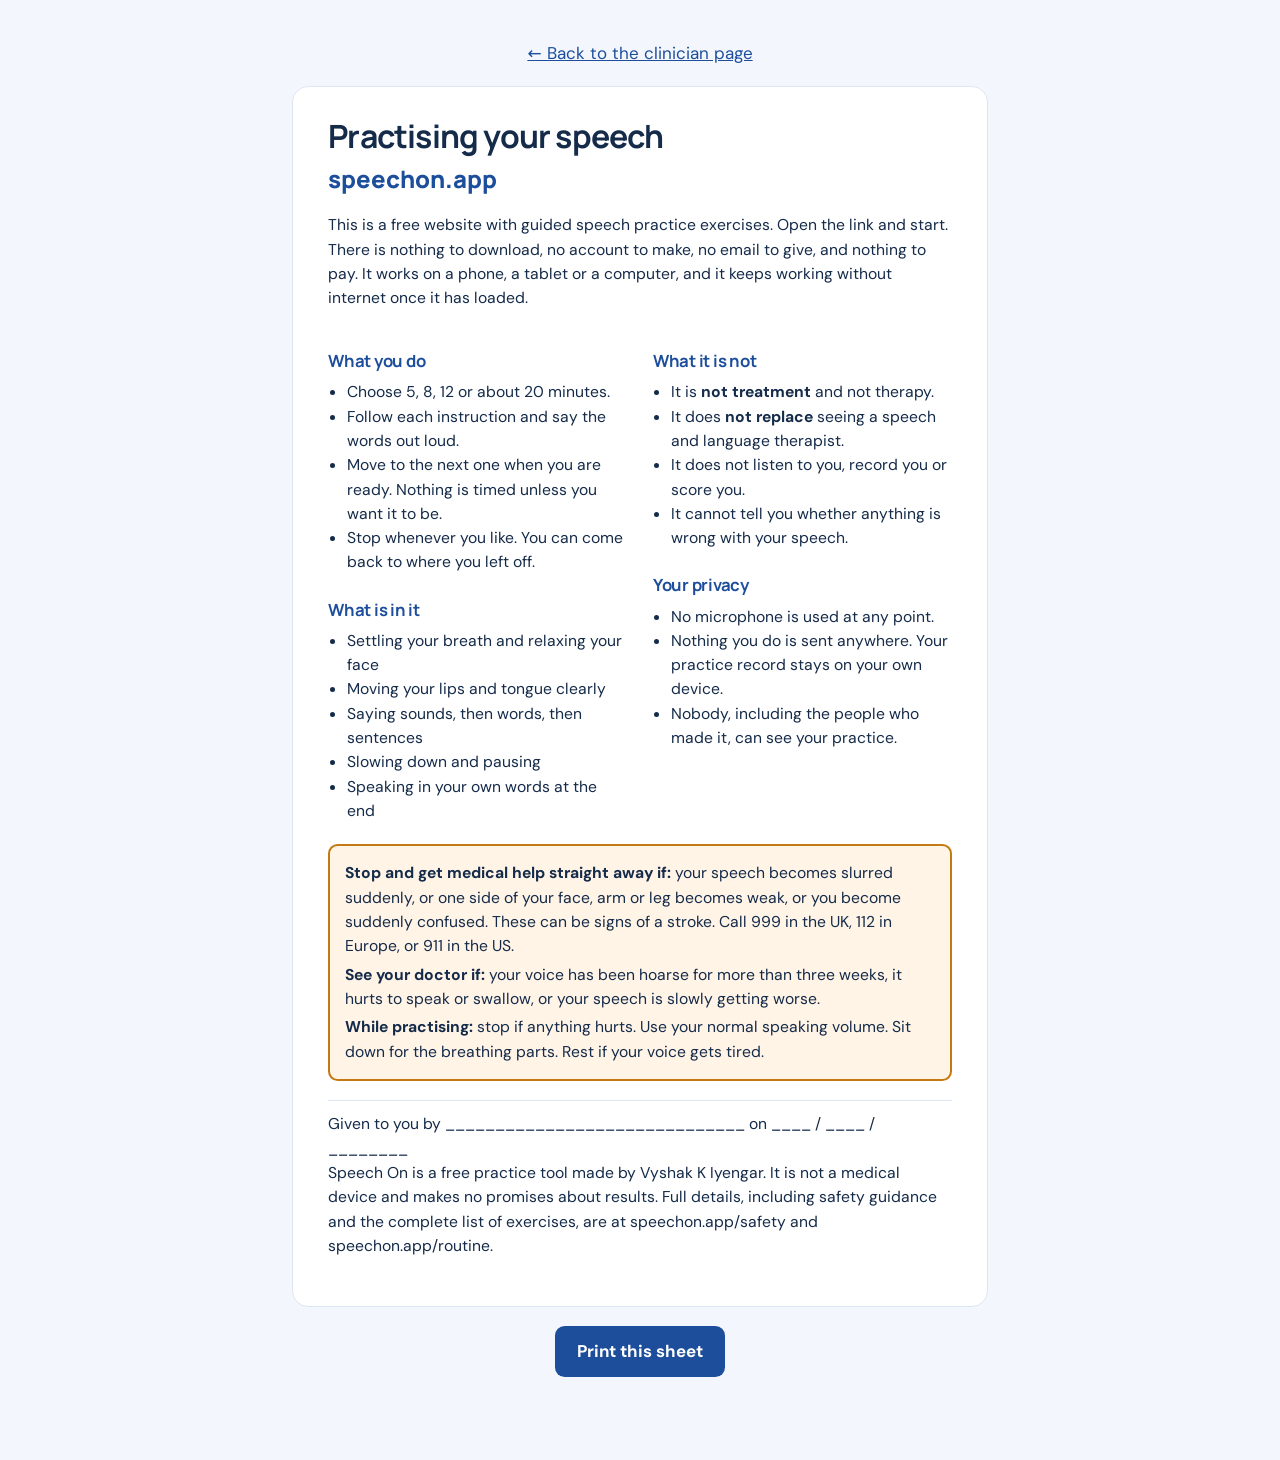
<file: handout.html>
<!doctype html>
<html lang="en">
<head>
<meta charset="utf-8"><meta name="viewport" content="width=device-width,initial-scale=1">
<title>Speech On — printable handout</title>
<meta name="description" content="A printable one-page handout about Speech On, for professionals to give to patients and clients.">
<link rel="canonical" href="https://www.speechon.app/handout">
<meta name="robots" content="noindex">
<link rel="icon" href="/icon.svg" type="image/svg+xml">
<link rel="stylesheet" href="/page.css">
<style>
.sheet{background:#fff;color:#152b4a;max-width:46rem;margin:0 auto;padding:2rem 2.2rem;border-radius:1rem;border:1px solid #dde7f4}
.sheet h1{font-size:2rem;margin:0 0 .3rem}
.sheet .url{font-family:var(--display);font-weight:800;font-size:1.5rem;color:#1d4e9c;margin:.2rem 0 1rem}
.sheet h2{font-size:1.05rem;margin:1.3rem 0 .35rem;color:#1d4e9c}
.sheet p,.sheet li{font-size:.98rem;line-height:1.55;color:#152b4a;max-width:none}
.sheet ul{margin:.3rem 0;padding-left:1.15rem}
.two{display:grid;grid-template-columns:1fr 1fr;gap:0 1.6rem}
.stop{border:2px solid #c47a12;background:#fff4e6;border-radius:.6rem;padding:.7rem .9rem;margin:1rem 0}
.stop p{margin:.25rem 0}
.foot{border-top:1px solid #dde7f4;margin-top:1.2rem;padding-top:.7rem;font-size:.82rem;color:#4d6180}
.noprint{text-align:center;margin:1.2rem auto;max-width:46rem}
.noprint button{font:inherit;font-weight:700;background:#1d4e9c;color:#fff;border:0;border-radius:.6rem;padding:.7rem 1.4rem;cursor:pointer}
@media print{
 @page{margin:12mm}
 body{background:#fff}.wrap{padding:0;max-width:none}.noprint,.site-header,footer{display:none!important}
 .sheet{border:0;border-radius:0;padding:0;max-width:none}
}
@media(max-width:620px){.two{grid-template-columns:1fr}}
</style>
</head>
<body>
<div class="wrap">
<div class="noprint"><a href="/for-clinicians">← Back to the clinician page</a></div>
<div class="sheet">
<h1>Practising your speech</h1>
<p class="url">speechon.app</p>
<p>This is a free website with guided speech practice exercises. Open the link and start. There is nothing to download, no account to make, no email to give, and nothing to pay. It works on a phone, a tablet or a computer, and it keeps working without internet once it has loaded.</p>

<div class="two">
<div>
<h2>What you do</h2>
<ul>
<li>Choose 5, 8, 12 or about 20 minutes.</li>
<li>Follow each instruction and say the words out loud.</li>
<li>Move to the next one when you are ready. Nothing is timed unless you want it to be.</li>
<li>Stop whenever you like. You can come back to where you left off.</li>
</ul>
<h2>What is in it</h2>
<ul>
<li>Settling your breath and relaxing your face</li>
<li>Moving your lips and tongue clearly</li>
<li>Saying sounds, then words, then sentences</li>
<li>Slowing down and pausing</li>
<li>Speaking in your own words at the end</li>
</ul>
</div>
<div>
<h2>What it is not</h2>
<ul>
<li>It is <strong>not treatment</strong> and not therapy.</li>
<li>It does <strong>not replace</strong> seeing a speech and language therapist.</li>
<li>It does not listen to you, record you or score you.</li>
<li>It cannot tell you whether anything is wrong with your speech.</li>
</ul>
<h2>Your privacy</h2>
<ul>
<li>No microphone is used at any point.</li>
<li>Nothing you do is sent anywhere. Your practice record stays on your own device.</li>
<li>Nobody, including the people who made it, can see your practice.</li>
</ul>
</div>
</div>

<div class="stop">
<p><strong>Stop and get medical help straight away if:</strong> your speech becomes slurred suddenly, or one side of your face, arm or leg becomes weak, or you become suddenly confused. These can be signs of a stroke. Call 999 in the UK, 112 in Europe, or 911 in the US.</p>
<p><strong>See your doctor if:</strong> your voice has been hoarse for more than three weeks, it hurts to speak or swallow, or your speech is slowly getting worse.</p>
<p><strong>While practising:</strong> stop if anything hurts. Use your normal speaking volume. Sit down for the breathing parts. Rest if your voice gets tired.</p>
</div>

<p class="foot">Given to you by ______________________________ on ____ / ____ / ________<br>
Speech On is a free practice tool made by Vyshak K Iyengar. It is not a medical device and makes no promises about results. Full details, including safety guidance and the complete list of exercises, are at speechon.app/safety and speechon.app/routine.</p>
</div>
<div class="noprint"><button type="button" id="print">Print this sheet</button></div>
</div>
<script src="/handout.js" defer></script>
</body></html>
</file>
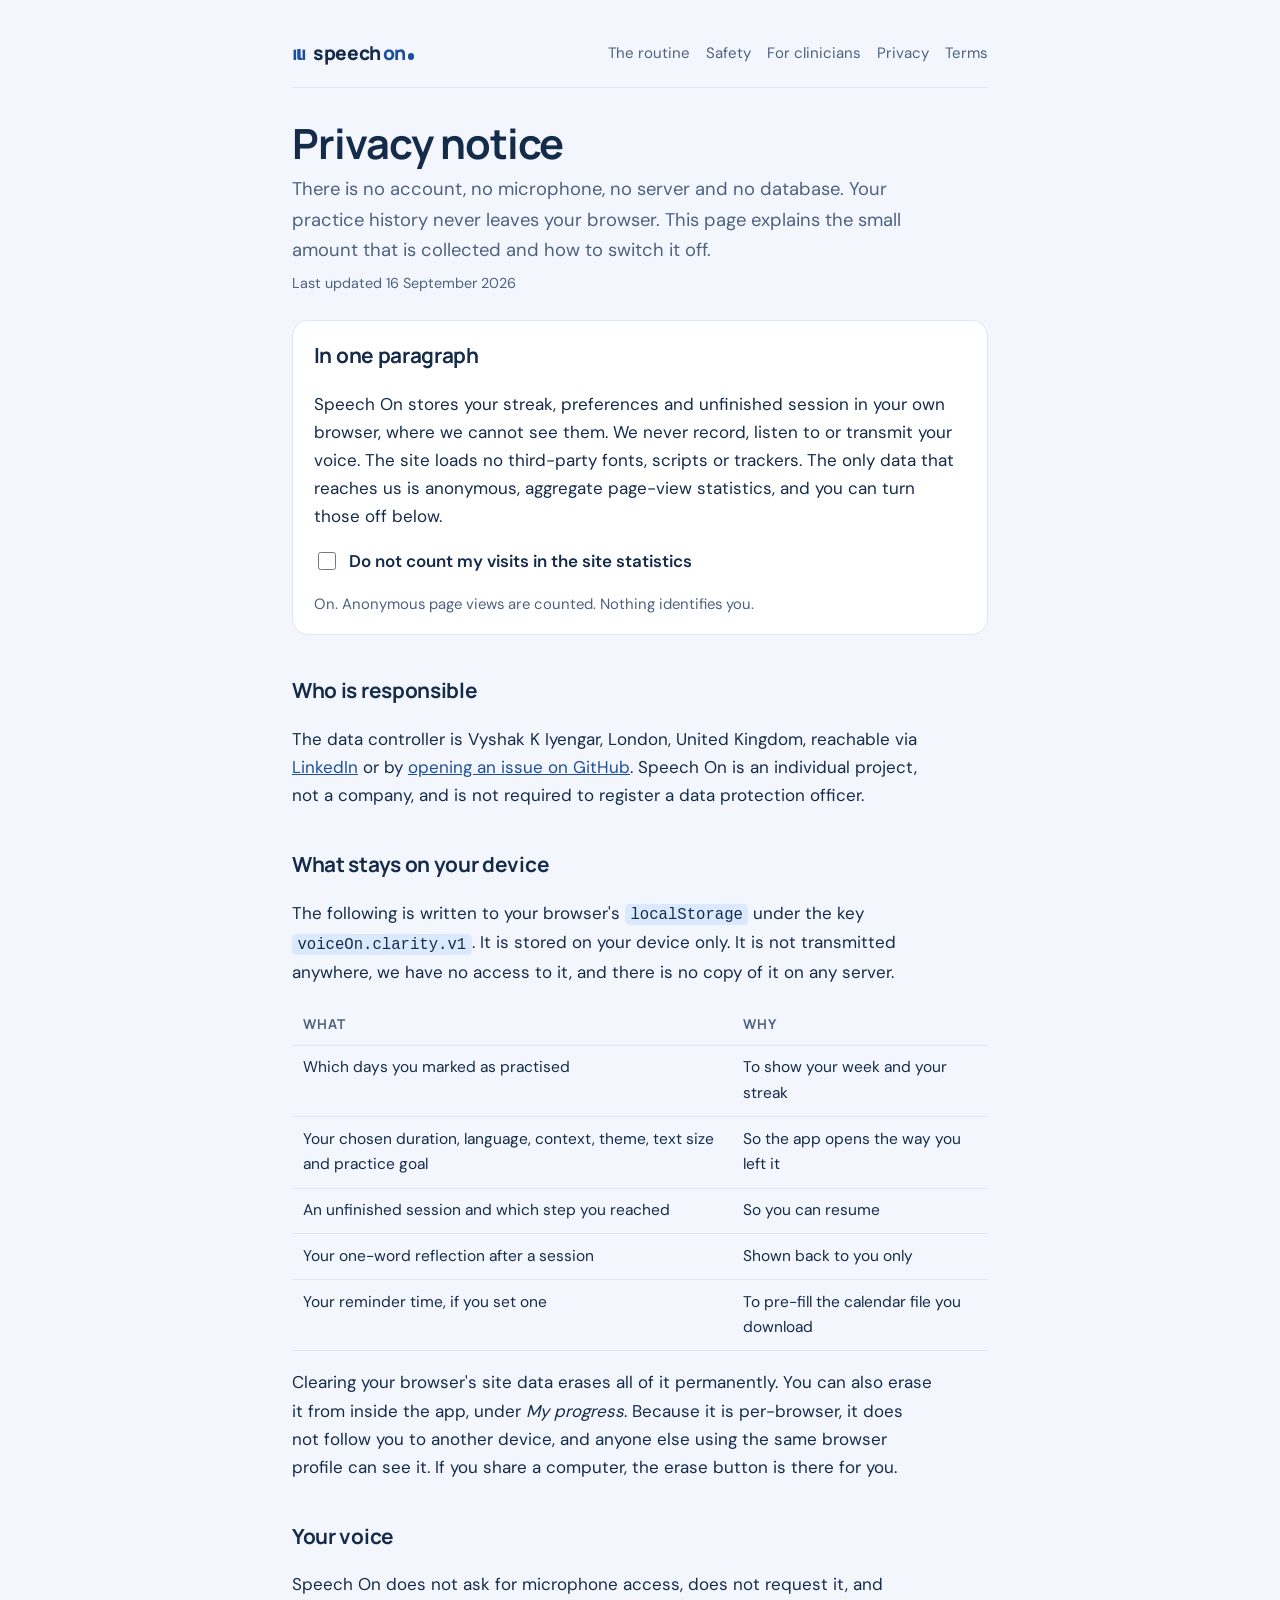
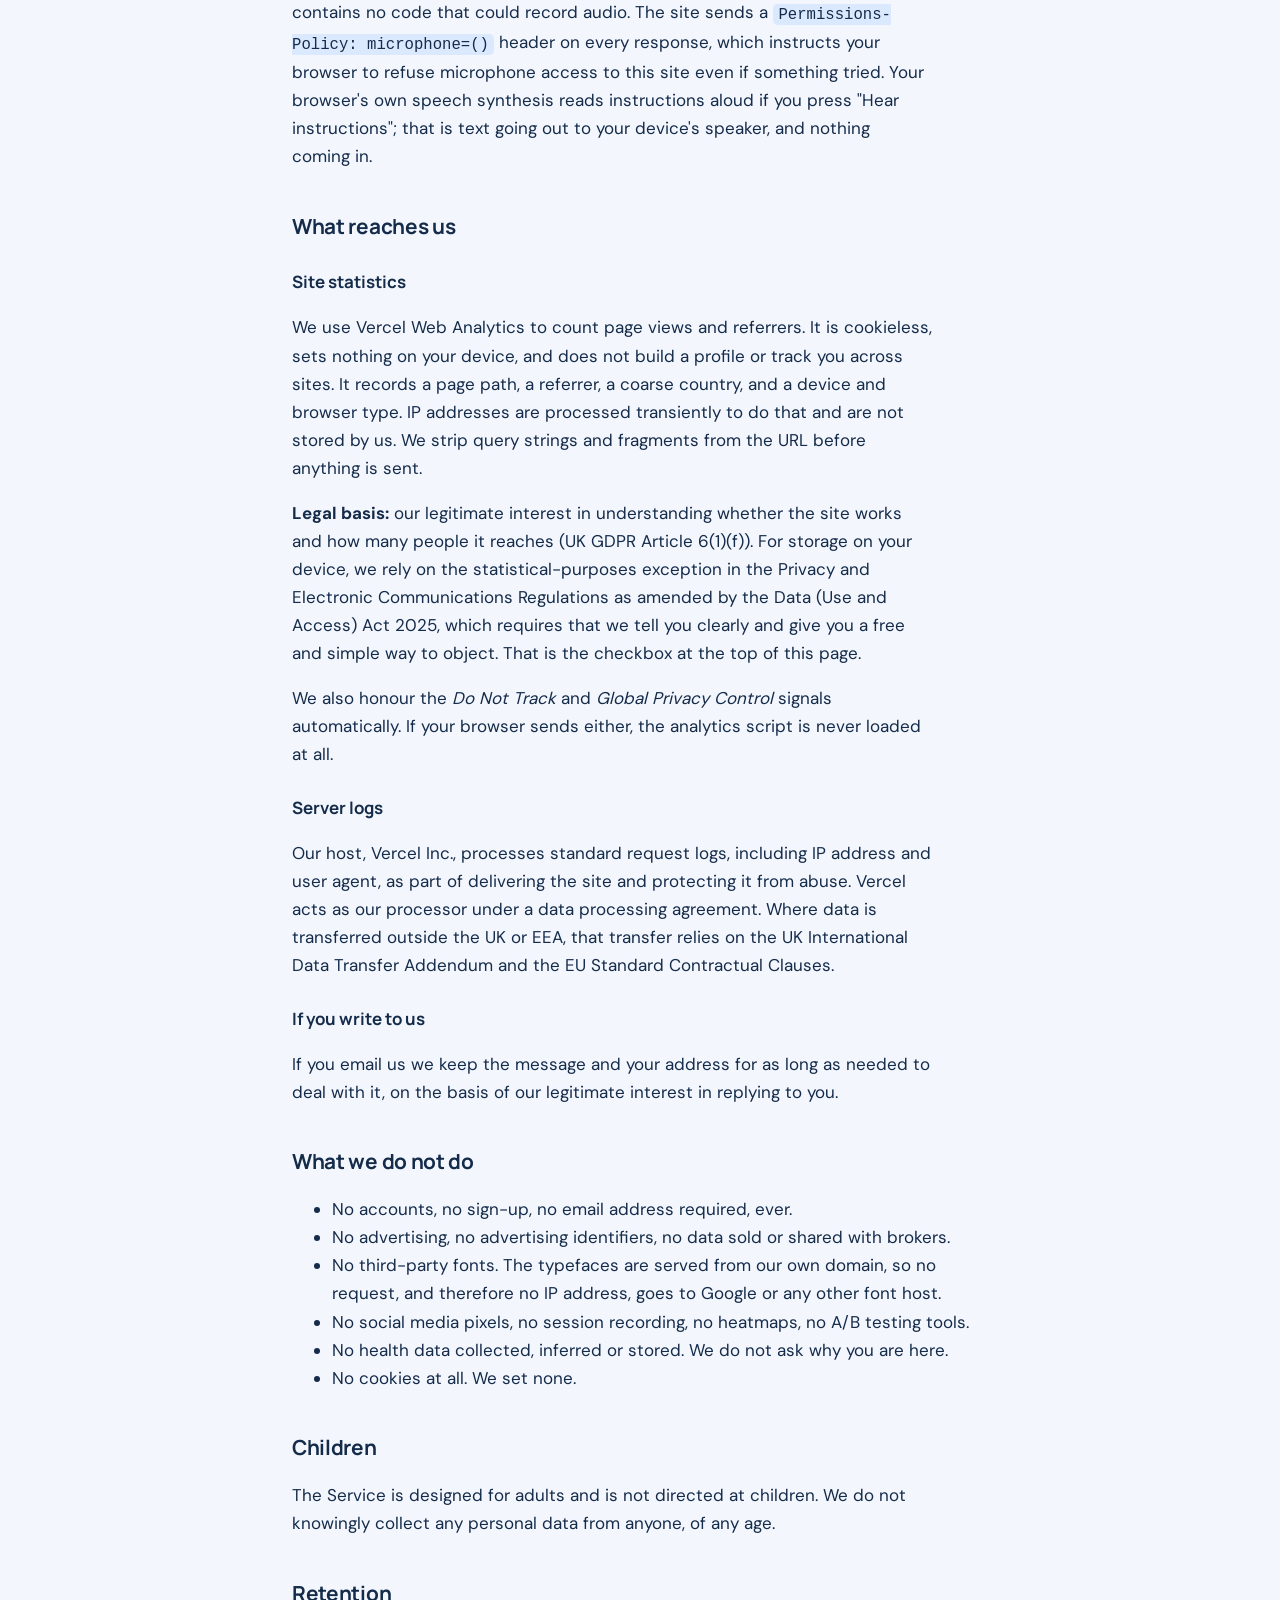
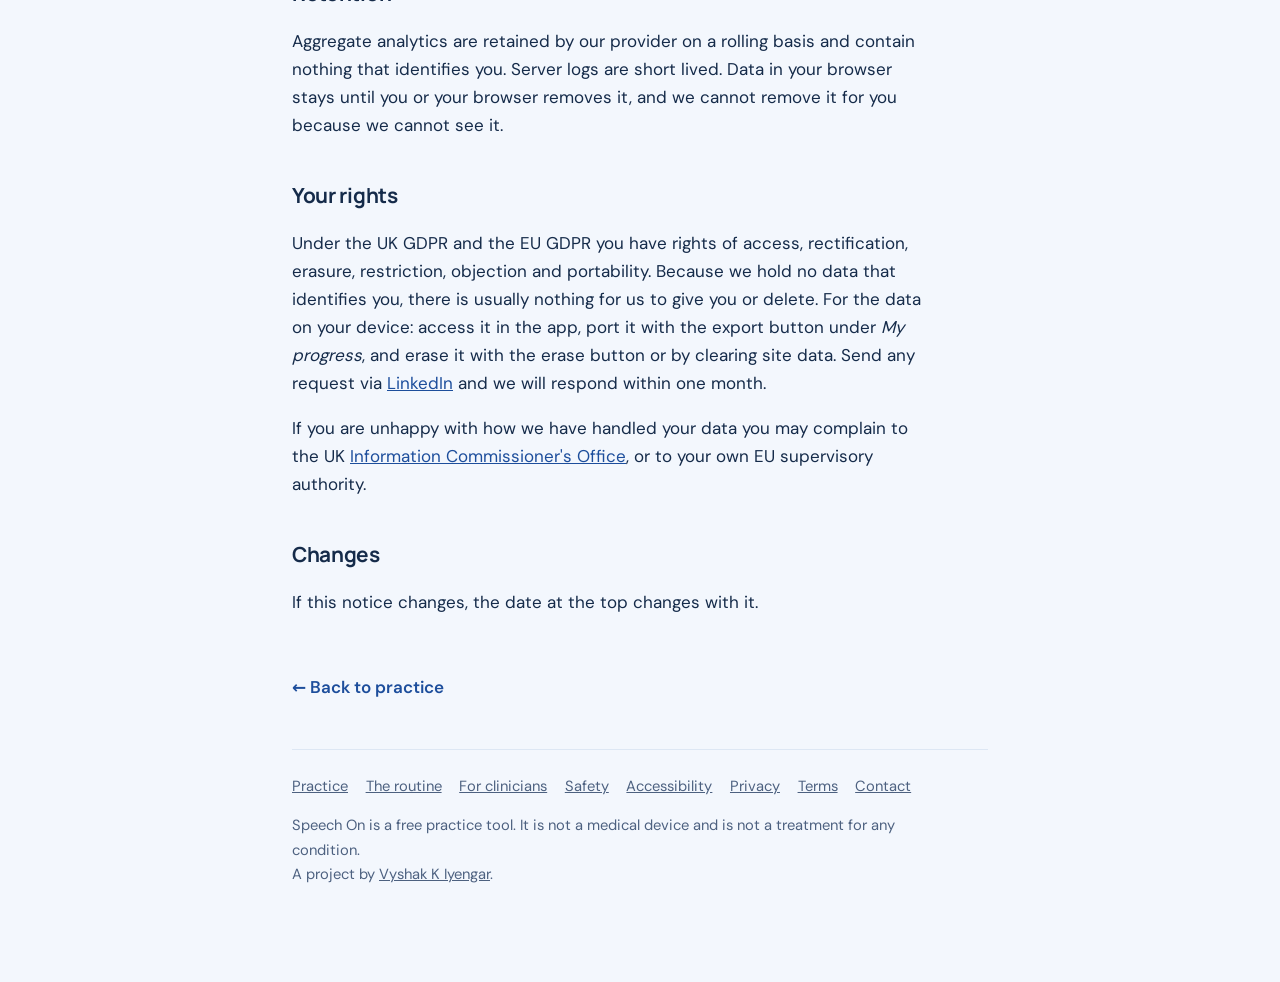
<file: privacy.html>
<!doctype html>
<html lang="en">
<head>
<meta charset="utf-8"><meta name="viewport" content="width=device-width,initial-scale=1,viewport-fit=cover">
<title>Privacy notice — Speech On</title>
<meta name="description" content="Speech On has no accounts, no microphone and no server. Your practice history stays in your browser. Here is exactly what is and is not collected.">
<meta name="theme-color" content="#f3f7fd" media="(prefers-color-scheme: light)">
<meta name="theme-color" content="#0f1724" media="(prefers-color-scheme: dark)">
<link rel="canonical" href="https://www.speechon.app/privacy">
<meta property="og:title" content="Privacy notice — Speech On"><meta property="og:description" content="Speech On has no accounts, no microphone and no server. Your practice history stays in your browser. Here is exactly what is and is not collected.">
<meta property="og:type" content="website"><meta property="og:url" content="https://www.speechon.app/privacy">
<meta property="og:image" content="https://www.speechon.app/og.png"><meta name="twitter:card" content="summary_large_image">
<link rel="icon" href="/icon.svg" type="image/svg+xml"><link rel="apple-touch-icon" href="/icon-180.png">
<link rel="stylesheet" href="/page.css">
</head>
<body>
<a class="skip" href="#main">Skip to content</a>
<div class="wrap">
<header class="site-header">
<a class="brand" href="/" aria-label="Speech On home"><span class="brand-mark" aria-hidden="true">ıιı</span>speech<span>on</span><i></i></a>
<nav aria-label="Reference pages">
<a href="/routine">The routine</a><a href="/safety">Safety</a><a href="/for-clinicians">For clinicians</a><a href="/privacy">Privacy</a><a href="/terms">Terms</a>
</nav>
</header>
<main id="main">
<h1>Privacy notice</h1>
<p class="lede">There is no account, no microphone, no server and no database. Your practice history never leaves your browser. This page explains the small amount that is collected and how to switch it off.</p>
<p class="updated">Last updated 16 September 2026</p>

<div class="card">
<h2 style="margin-top:0">In one paragraph</h2>
<p>Speech On stores your streak, preferences and unfinished session in your own browser, where we cannot see them. We never record, listen to or transmit your voice. The site loads no third-party fonts, scripts or trackers. The only data that reaches us is anonymous, aggregate page-view statistics, and you can turn those off below.</p>
<p><label style="display:flex;align-items:center;gap:.6rem;font-weight:600;cursor:pointer"><input type="checkbox" id="opt-out" style="width:1.15rem;height:1.15rem"> Do not count my visits in the site statistics</label></p>
<p id="opt-out-status" role="status" style="font-size:.93rem;color:var(--muted);margin:.3rem 0 0"></p>
</div>

<h2>Who is responsible</h2>
<p>The data controller is Vyshak K Iyengar, London, United Kingdom, reachable via <a href="https://www.linkedin.com/in/vyshakiyengar" rel="noopener">LinkedIn</a> or by <a href="https://github.com/vyshakiyengar/daily_speech_exercise/issues" rel="noopener">opening an issue on GitHub</a>. Speech On is an individual project, not a company, and is not required to register a data protection officer.</p>

<h2>What stays on your device</h2>
<p>The following is written to your browser's <code>localStorage</code> under the key <code>voiceOn.clarity.v1</code>. It is stored on your device only. It is not transmitted anywhere, we have no access to it, and there is no copy of it on any server.</p>
<table>
<tr><th>What</th><th>Why</th></tr>
<tr><td>Which days you marked as practised</td><td>To show your week and your streak</td></tr>
<tr><td>Your chosen duration, language, context, theme, text size and practice goal</td><td>So the app opens the way you left it</td></tr>
<tr><td>An unfinished session and which step you reached</td><td>So you can resume</td></tr>
<tr><td>Your one-word reflection after a session</td><td>Shown back to you only</td></tr>
<tr><td>Your reminder time, if you set one</td><td>To pre-fill the calendar file you download</td></tr>
</table>
<p>Clearing your browser's site data erases all of it permanently. You can also erase it from inside the app, under <em>My progress</em>. Because it is per-browser, it does not follow you to another device, and anyone else using the same browser profile can see it. If you share a computer, the erase button is there for you.</p>

<h2>Your voice</h2>
<p>Speech On does not ask for microphone access, does not request it, and contains no code that could record audio. The site sends a <code>Permissions-Policy: microphone=()</code> header on every response, which instructs your browser to refuse microphone access to this site even if something tried. Your browser's own speech synthesis reads instructions aloud if you press "Hear instructions"; that is text going out to your device's speaker, and nothing coming in.</p>

<h2>What reaches us</h2>
<h3>Site statistics</h3>
<p>We use Vercel Web Analytics to count page views and referrers. It is cookieless, sets nothing on your device, and does not build a profile or track you across sites. It records a page path, a referrer, a coarse country, and a device and browser type. IP addresses are processed transiently to do that and are not stored by us. We strip query strings and fragments from the URL before anything is sent.</p>
<p><strong>Legal basis:</strong> our legitimate interest in understanding whether the site works and how many people it reaches (UK GDPR Article 6(1)(f)). For storage on your device, we rely on the statistical-purposes exception in the Privacy and Electronic Communications Regulations as amended by the Data (Use and Access) Act 2025, which requires that we tell you clearly and give you a free and simple way to object. That is the checkbox at the top of this page.</p>
<p>We also honour the <em>Do Not Track</em> and <em>Global Privacy Control</em> signals automatically. If your browser sends either, the analytics script is never loaded at all.</p>
<h3>Server logs</h3>
<p>Our host, Vercel Inc., processes standard request logs, including IP address and user agent, as part of delivering the site and protecting it from abuse. Vercel acts as our processor under a data processing agreement. Where data is transferred outside the UK or EEA, that transfer relies on the UK International Data Transfer Addendum and the EU Standard Contractual Clauses.</p>
<h3>If you write to us</h3>
<p>If you email us we keep the message and your address for as long as needed to deal with it, on the basis of our legitimate interest in replying to you.</p>

<h2>What we do not do</h2>
<ul>
<li>No accounts, no sign-up, no email address required, ever.</li>
<li>No advertising, no advertising identifiers, no data sold or shared with brokers.</li>
<li>No third-party fonts. The typefaces are served from our own domain, so no request, and therefore no IP address, goes to Google or any other font host.</li>
<li>No social media pixels, no session recording, no heatmaps, no A/B testing tools.</li>
<li>No health data collected, inferred or stored. We do not ask why you are here.</li>
<li>No cookies at all. We set none.</li>
</ul>

<h2>Children</h2>
<p>The Service is designed for adults and is not directed at children. We do not knowingly collect any personal data from anyone, of any age.</p>

<h2>Retention</h2>
<p>Aggregate analytics are retained by our provider on a rolling basis and contain nothing that identifies you. Server logs are short lived. Data in your browser stays until you or your browser removes it, and we cannot remove it for you because we cannot see it.</p>

<h2>Your rights</h2>
<p>Under the UK GDPR and the EU GDPR you have rights of access, rectification, erasure, restriction, objection and portability. Because we hold no data that identifies you, there is usually nothing for us to give you or delete. For the data on your device: access it in the app, port it with the export button under <em>My progress</em>, and erase it with the erase button or by clearing site data. Send any request via <a href="https://www.linkedin.com/in/vyshakiyengar" rel="noopener">LinkedIn</a> and we will respond within one month.</p>
<p>If you are unhappy with how we have handled your data you may complain to the UK <a href="https://ico.org.uk/make-a-complaint/" rel="noopener">Information Commissioner's Office</a>, or to your own EU supervisory authority.</p>

<h2>Changes</h2>
<p>If this notice changes, the date at the top changes with it.</p>

<script src="/optout.js" defer></script>
<a class="back" href="/">← Back to practice</a>
</main>
<footer>
<nav aria-label="Footer">
<a href="/">Practice</a><a href="/routine">The routine</a><a href="/for-clinicians">For clinicians</a><a href="/safety">Safety</a><a href="/accessibility">Accessibility</a><a href="/privacy">Privacy</a><a href="/terms">Terms</a><a href="https://www.linkedin.com/in/vyshakiyengar" rel="noopener">Contact</a>
</nav>
<p>Speech On is a free practice tool. It is not a medical device and is not a treatment for any condition.<br>A project by <a href="https://www.linkedin.com/in/vyshakiyengar" rel="noopener">Vyshak K Iyengar</a>.</p>
</footer>
</div>
</body></html>
</file>
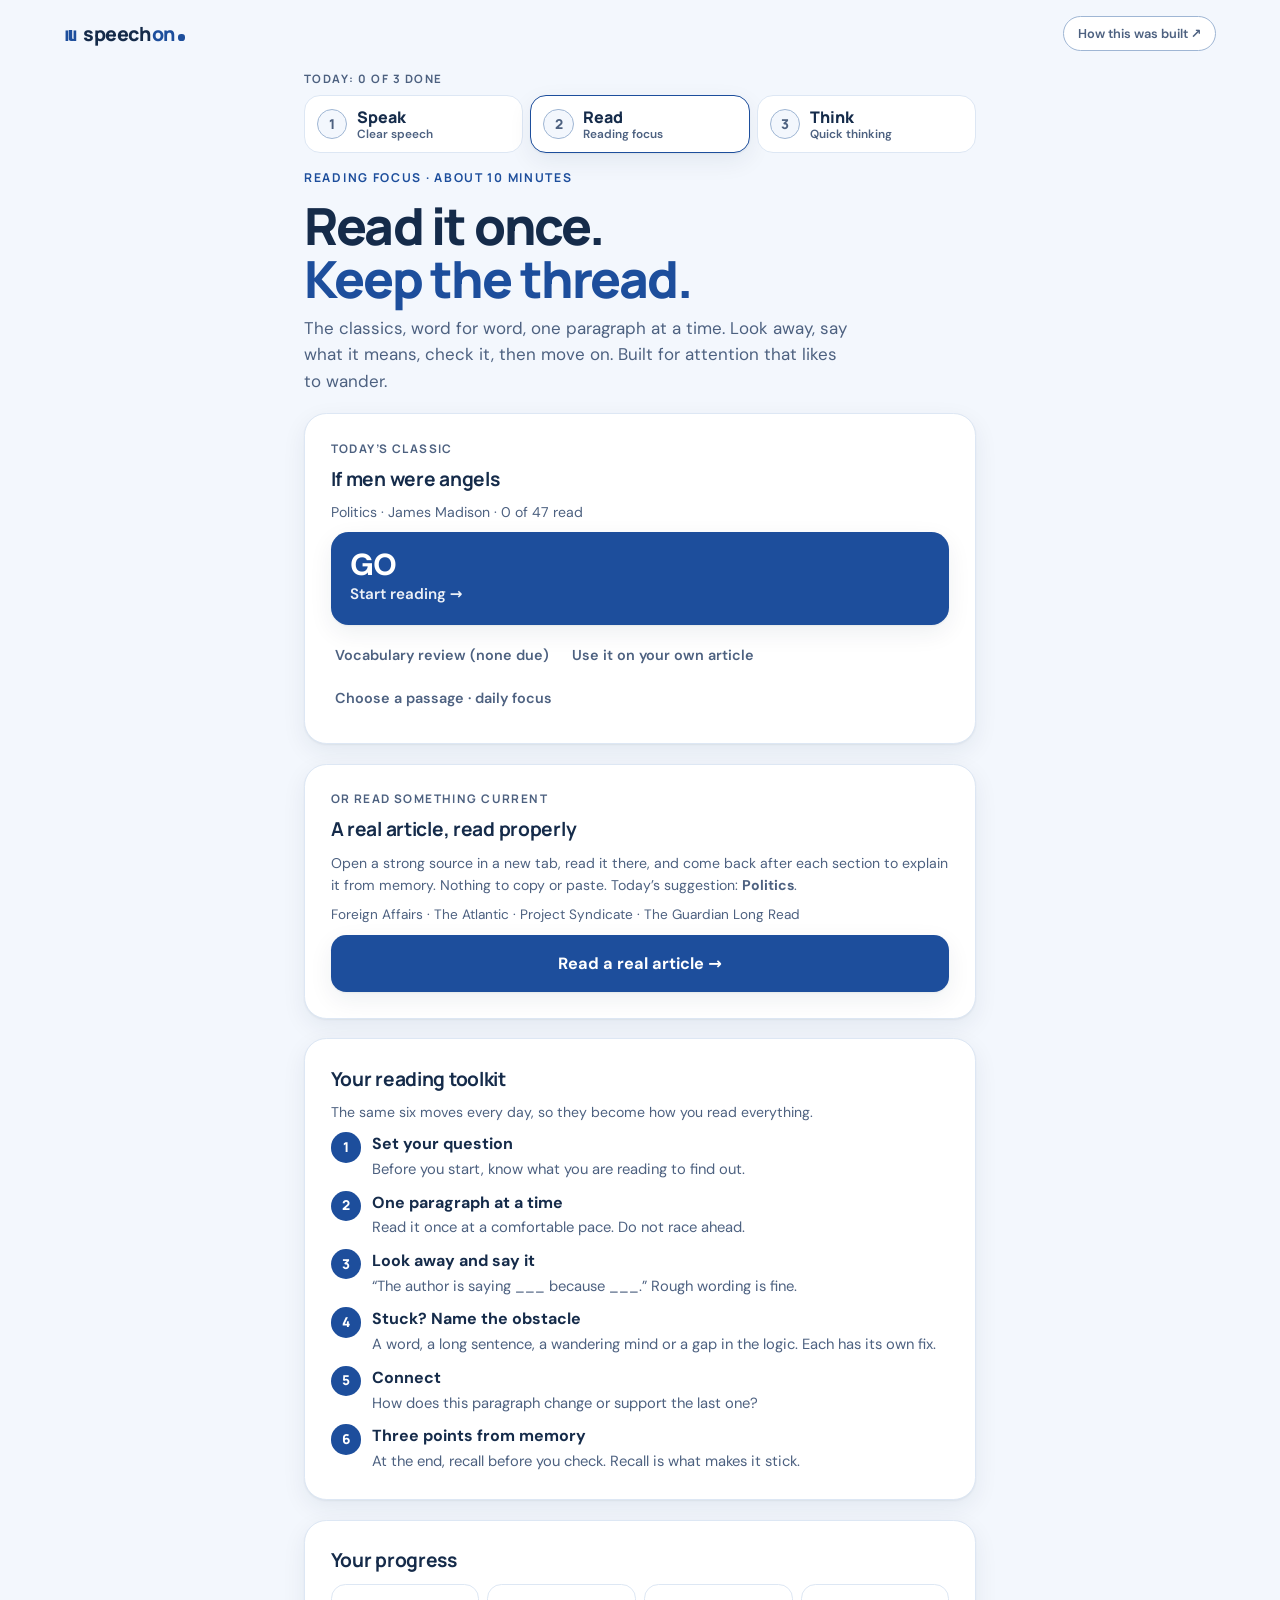
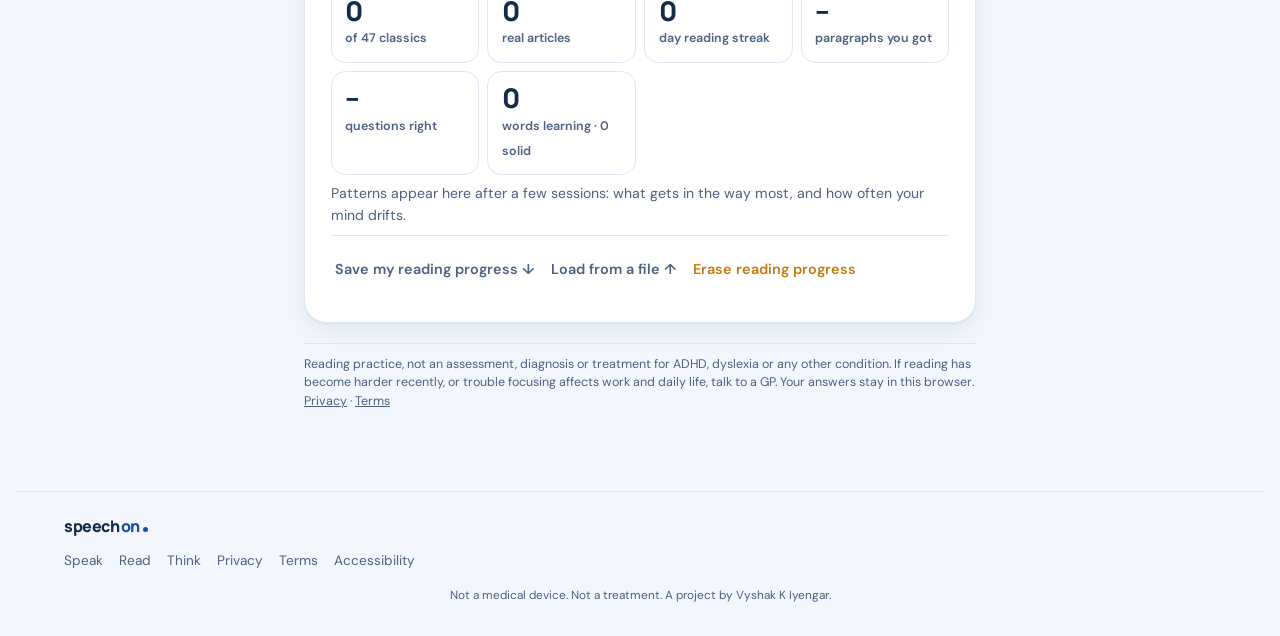
<file: read.html>
<!doctype html>
<html lang="en">
<head>
<meta charset="utf-8"><meta name="viewport" content="width=device-width,initial-scale=1,viewport-fit=cover">
<title>Read — Speech On</title>
<meta name="description" content="Ten minutes of guided reading practice on the classics, or on a real article from a strong source: one paragraph at a time, explain it in your own words, then check what you kept. Free, no sign-up.">
<meta name="theme-color" content="#f3f7fd" media="(prefers-color-scheme: light)">
<meta name="theme-color" content="#0f1724" media="(prefers-color-scheme: dark)">
<link rel="canonical" href="https://www.speechon.app/read">
<meta property="og:title" content="Read — Speech On">
<meta property="og:description" content="Guided reading practice: one paragraph at a time, explain it, check what you kept. Free, no sign-up.">
<meta property="og:type" content="website"><meta property="og:url" content="https://www.speechon.app/read">
<meta property="og:image" content="https://www.speechon.app/og.png"><meta name="twitter:card" content="summary_large_image">
<meta name="apple-mobile-web-app-capable" content="yes">
<meta name="mobile-web-app-capable" content="yes">
<meta name="apple-mobile-web-app-title" content="Speech On">
<meta name="apple-mobile-web-app-status-bar-style" content="default">
<link rel="manifest" href="manifest.webmanifest">
<link rel="icon" href="icon.svg" type="image/svg+xml"><link rel="apple-touch-icon" href="icon-180.png">
<link rel="preload" href="fonts/manrope-latin.woff2" as="font" type="font/woff2" crossorigin>
<link rel="preload" href="fonts/dm-sans-latin.woff2" as="font" type="font/woff2" crossorigin>
<link rel="stylesheet" href="styles.css">
<link rel="stylesheet" href="train.css">
<script src="analytics.js" defer></script>
<script src="trio.js" defer></script>
<script src="read.js" defer></script>
</head>
<body>
<a class="skip" href="#main">Skip to practice</a>

<header class="site-header">
 <a class="brand" href="/" aria-label="Speech On home"><span class="brand-mark" aria-hidden="true">ıιı</span>speech<span>on</span><i></i></a>
 <div class="header-tools">
  <button class="evidence-stamp" id="evidence">How this was built ↗</button>
 </div>
</header>

<main id="main">
<nav class="trio trio-narrow" id="trio" aria-label="Today's practice"></nav>

<div class="module" id="home">
 <section class="module-hero">
  <p class="meeting-hook">READING FOCUS · ABOUT 10 MINUTES</p>
  <h1>Read it once.<em>Keep the thread.</em></h1>
  <p class="intro">The classics, word for word, one paragraph at a time. Look away, say what it means, check it, then move on. Built for attention that likes to wander.</p>
 </section>

 <div class="card">
  <span class="label" id="today-label">Today's classic</span>
  <h2 id="today-title">Loading…</h2>
  <p class="meta" id="today-meta"></p>
  <button class="btn big" id="start" disabled><strong>GO</strong><span id="start-sub">Start reading →</span></button>
  <p class="meta" id="resume-note" hidden></p>
  <div class="side-links">
   <button class="quiet" id="review">Vocabulary review</button>
   <button class="quiet" id="own">Use it on your own article</button>
   <button class="quiet" id="library-open">Choose a passage · daily focus</button>
  </div>
 </div>

 <div class="card article-card">
  <span class="label">Or read something current</span>
  <h2>A real article, read properly</h2>
  <p class="meta">Open a strong source in a new tab, read it there, and come back after each section to explain it from memory. Nothing to copy or paste. Today’s suggestion: <b id="article-cat">Business</b>.</p>
  <p class="gentle-note" id="article-sources"></p>
  <button class="btn" id="article">Read a real article →</button>
 </div>

 <div class="card">
  <h2>Your reading toolkit</h2>
  <p class="meta">The same six moves every day, so they become how you read everything.</p>
  <ol class="toolkit" id="toolkit-home"></ol>
 </div>

 <div class="card" id="stats-card">
  <h2>Your progress</h2>
  <div class="kpis" id="kpis"></div>
  <p class="meta" id="insight"></p>
  <div class="data-tools">
   <button class="quiet" id="export">Save my reading progress ↓</button>
   <button class="quiet" id="import">Load from a file ↑</button>
   <button class="quiet danger" id="erase">Erase reading progress</button>
  </div>
  <p id="data-status" class="gentle-note" role="status"></p>
  <input type="file" id="import-file" accept="application/json,.json" hidden>
 </div>

 <p class="practice-disclaimer">Reading practice, not an assessment, diagnosis or treatment for ADHD, dyslexia or any other condition. If reading has become harder recently, or trouble focusing affects work and daily life, talk to a GP. Your answers stay in this browser. <a href="/privacy">Privacy</a> · <a href="/terms">Terms</a></p>
</div>

<section class="stage" id="stage" hidden aria-label="Reading practice">
 <div class="stage-top">
  <button class="quiet" id="exit">← Save &amp; exit</button>
  <span class="stage-count" id="stage-count"></span>
  <button class="quiet" id="toolkit-btn">Toolkit</button>
 </div>
 <div class="progress" id="progress" aria-hidden="true"></div>
 <div class="stage-body"><div class="stage-inner" id="stage-inner"></div></div>
</section>
</main>

<footer>
 <span class="brand footer-brand">speech<span>on</span><i></i></span>
 <nav aria-label="Footer">
  <a href="/">Speak</a><a href="/read">Read</a><a href="/think">Think</a>
  <a href="/privacy">Privacy</a><a href="/terms">Terms</a><a href="/accessibility">Accessibility</a>
 </nav>
 <span class="credit">Not a medical device. Not a treatment. A project by
  <a href="https://www.linkedin.com/in/vyshakiyengar" rel="noopener">Vyshak K Iyengar</a>.</span>
</footer>

<dialog id="info">
 <div class="dialog-top"><h2 id="info-title"></h2>
  <button class="quiet" id="close-info" aria-label="Close dialog">✕</button></div>
 <div id="info-body"></div>
</dialog>

<noscript><p style="padding:1rem">Reading practice needs JavaScript.</p></noscript>
</body></html>
</file>
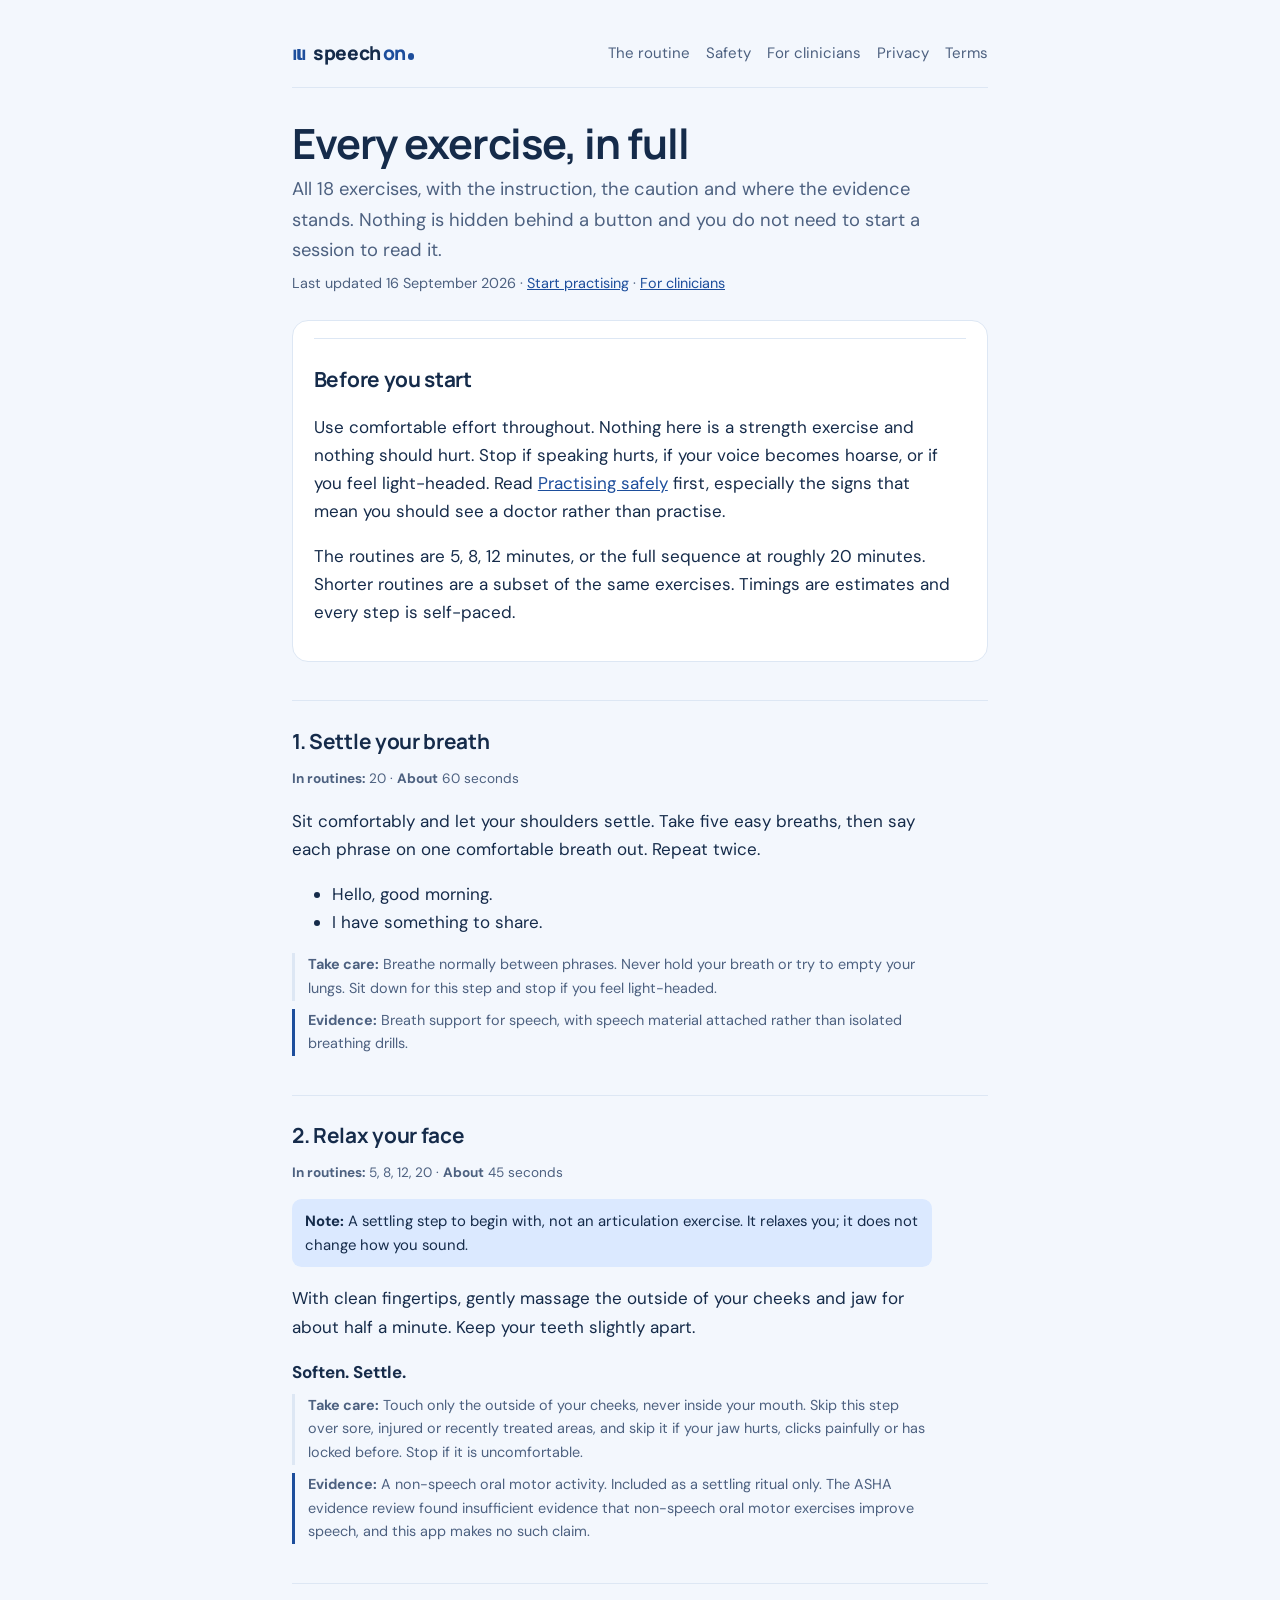
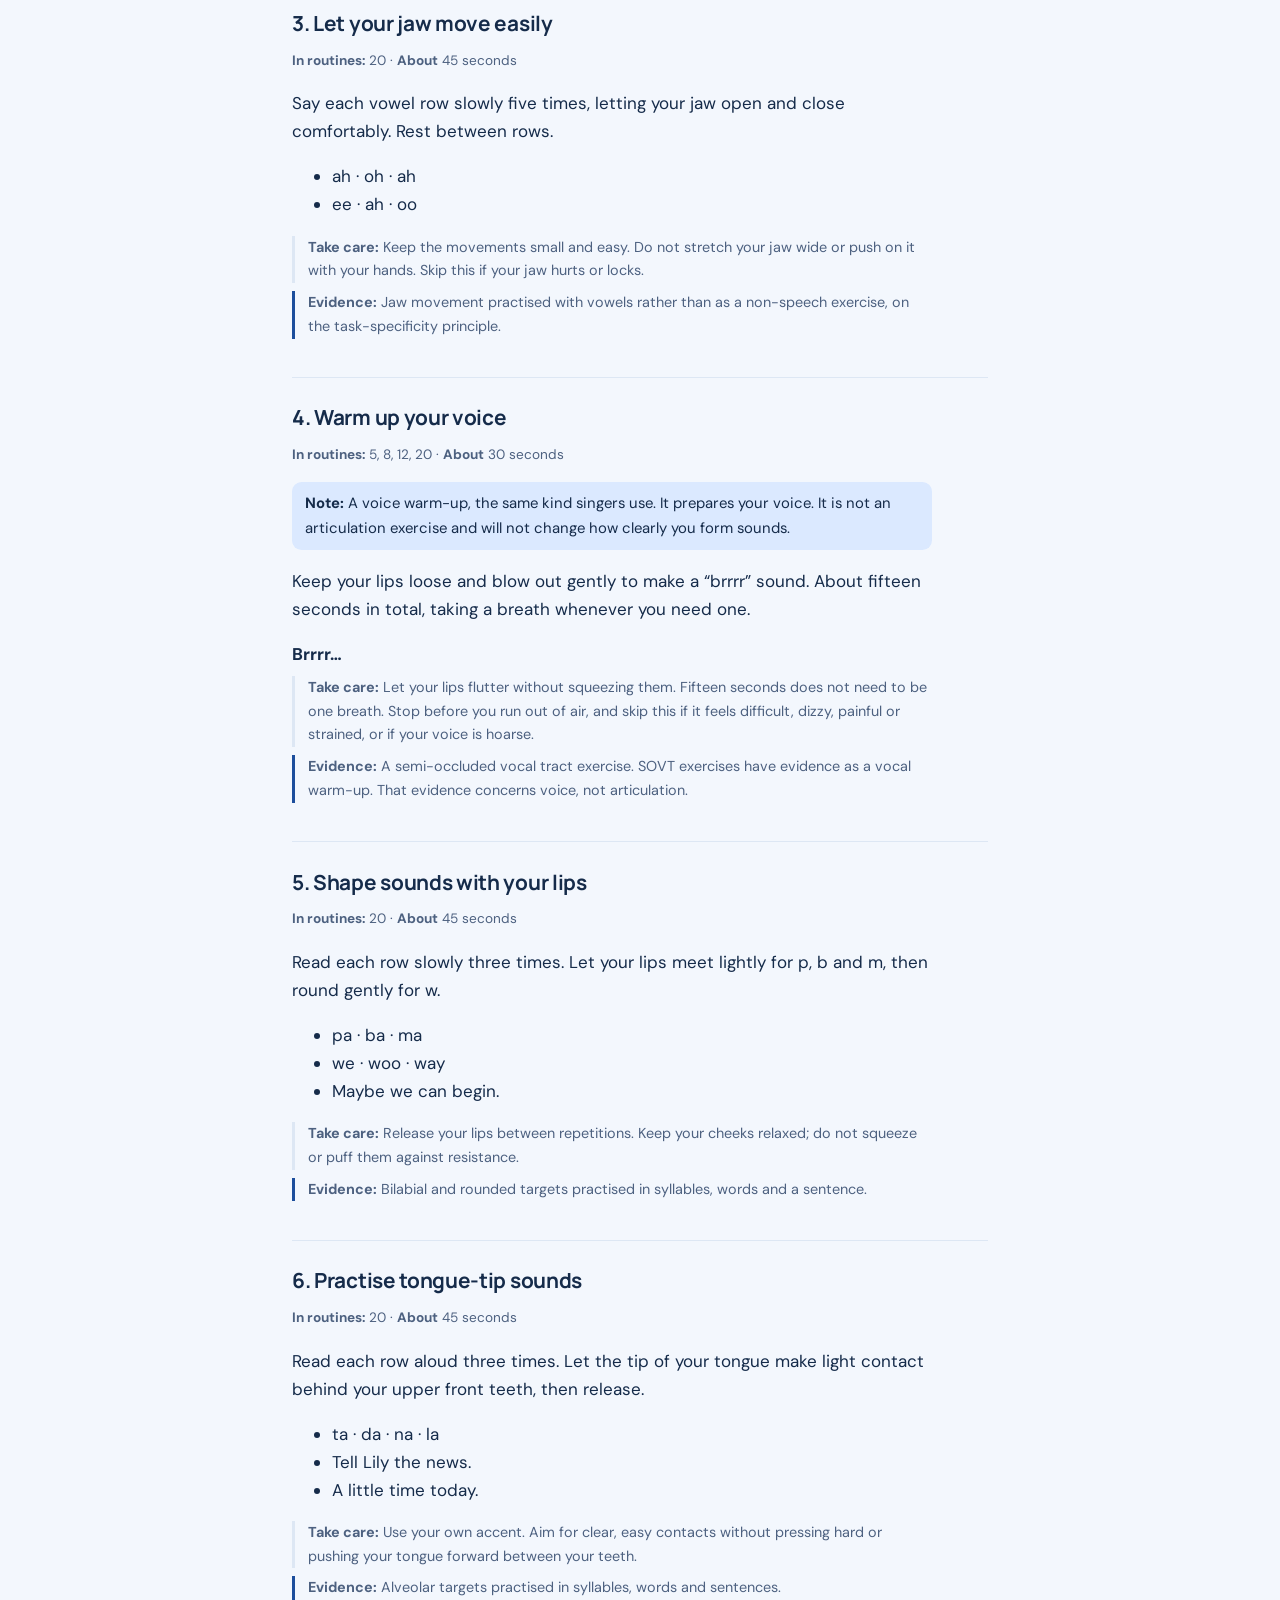
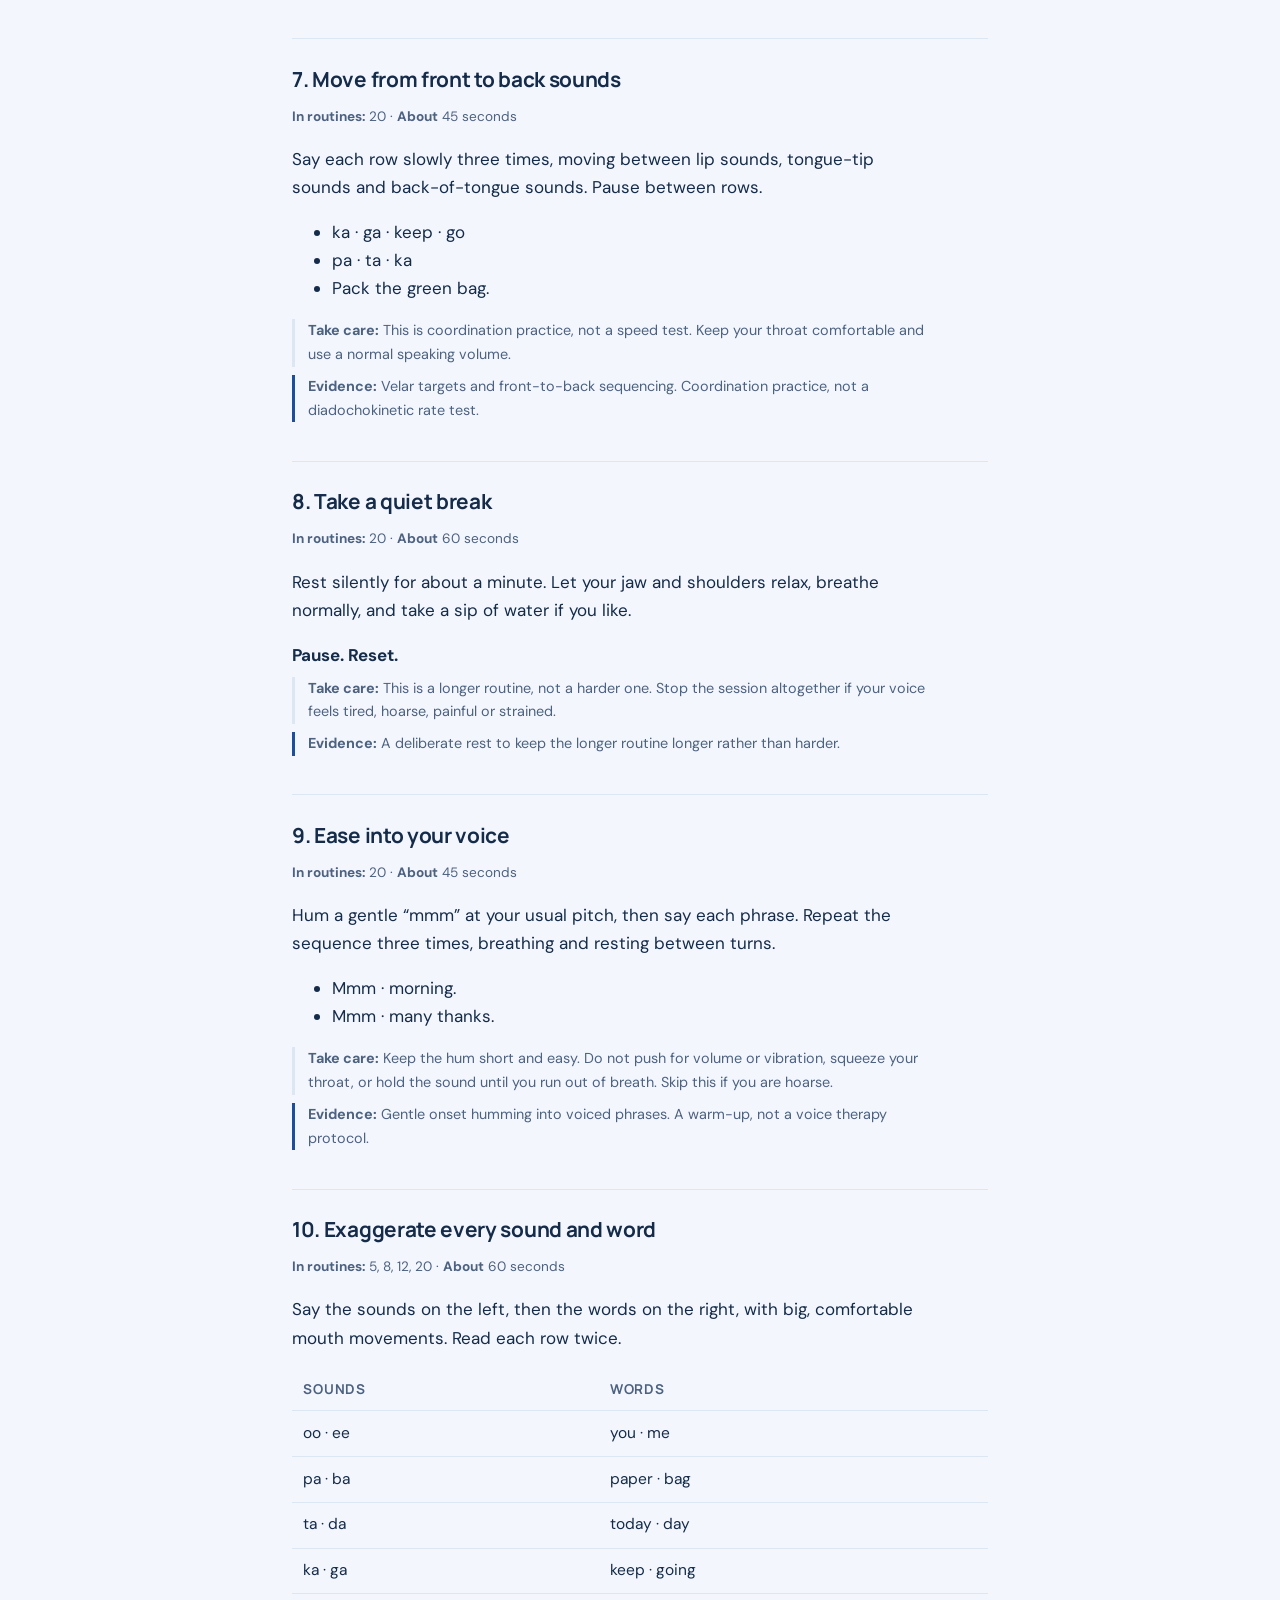
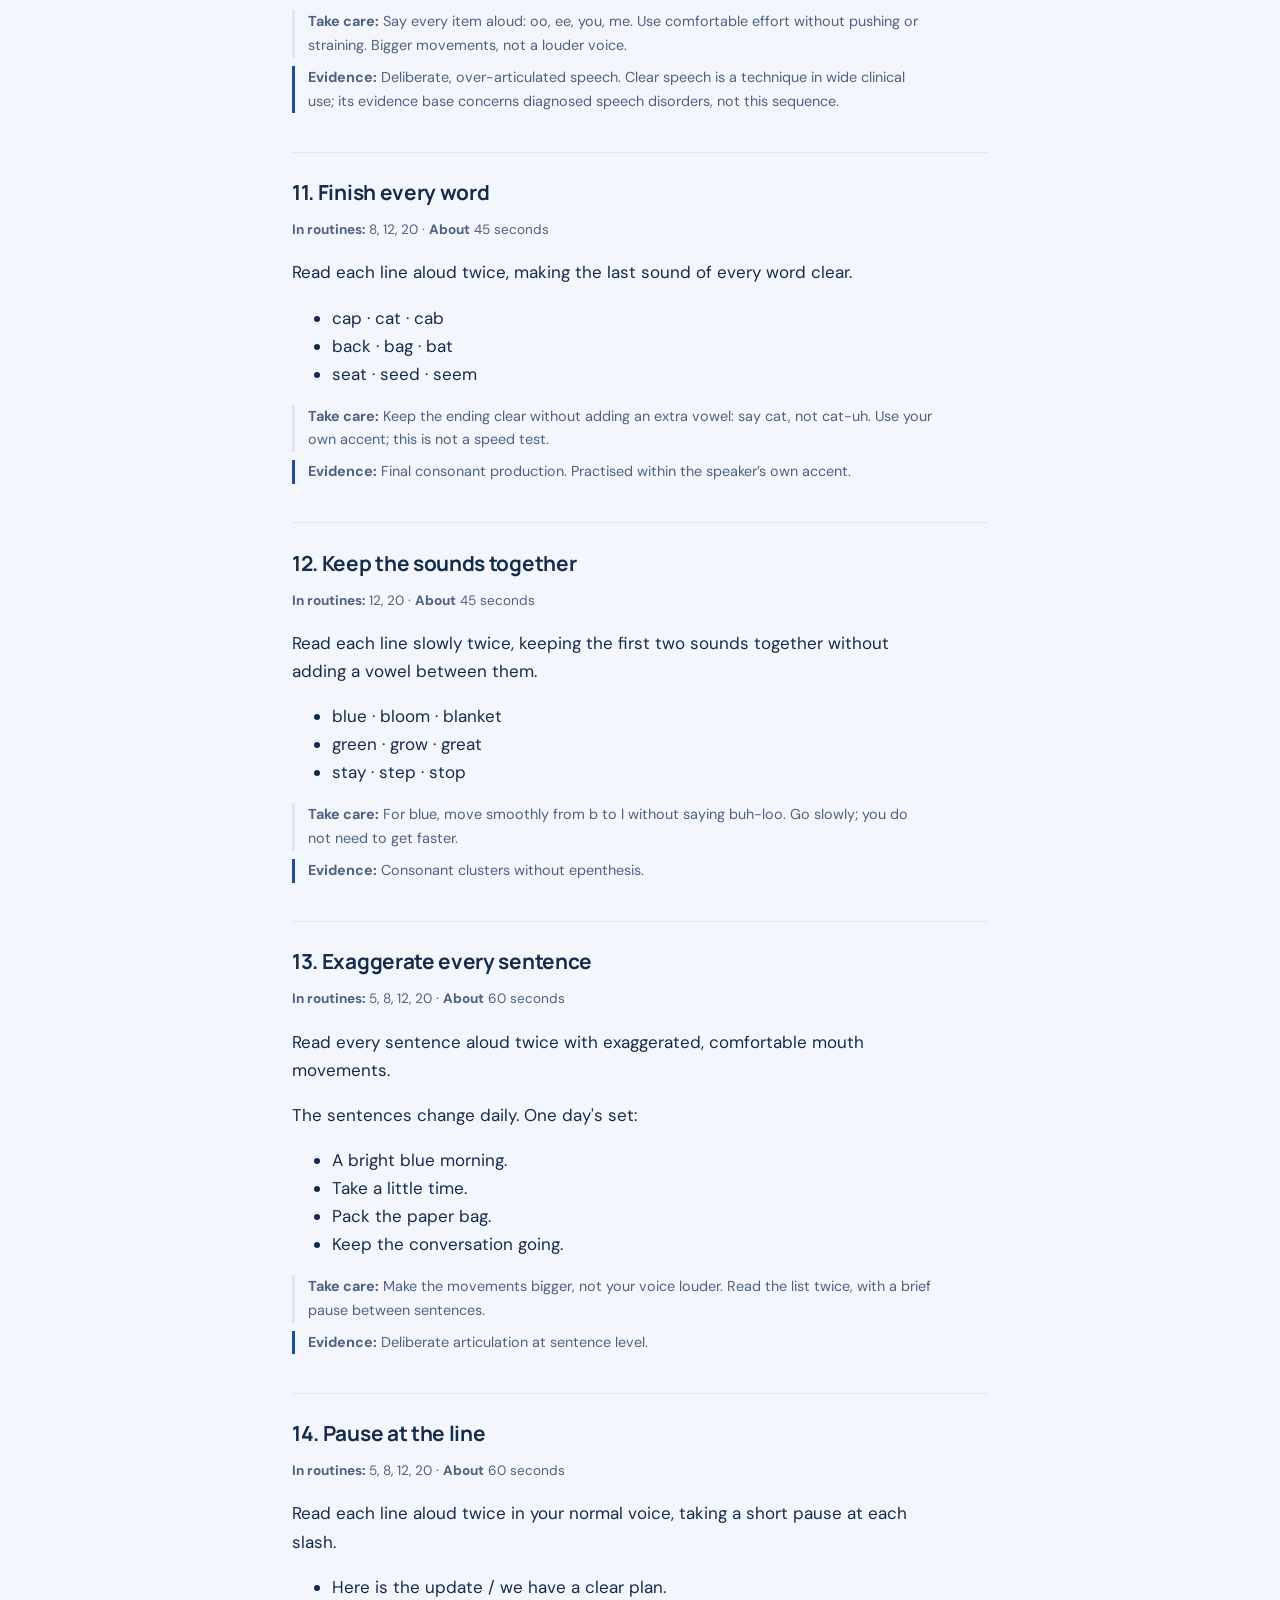
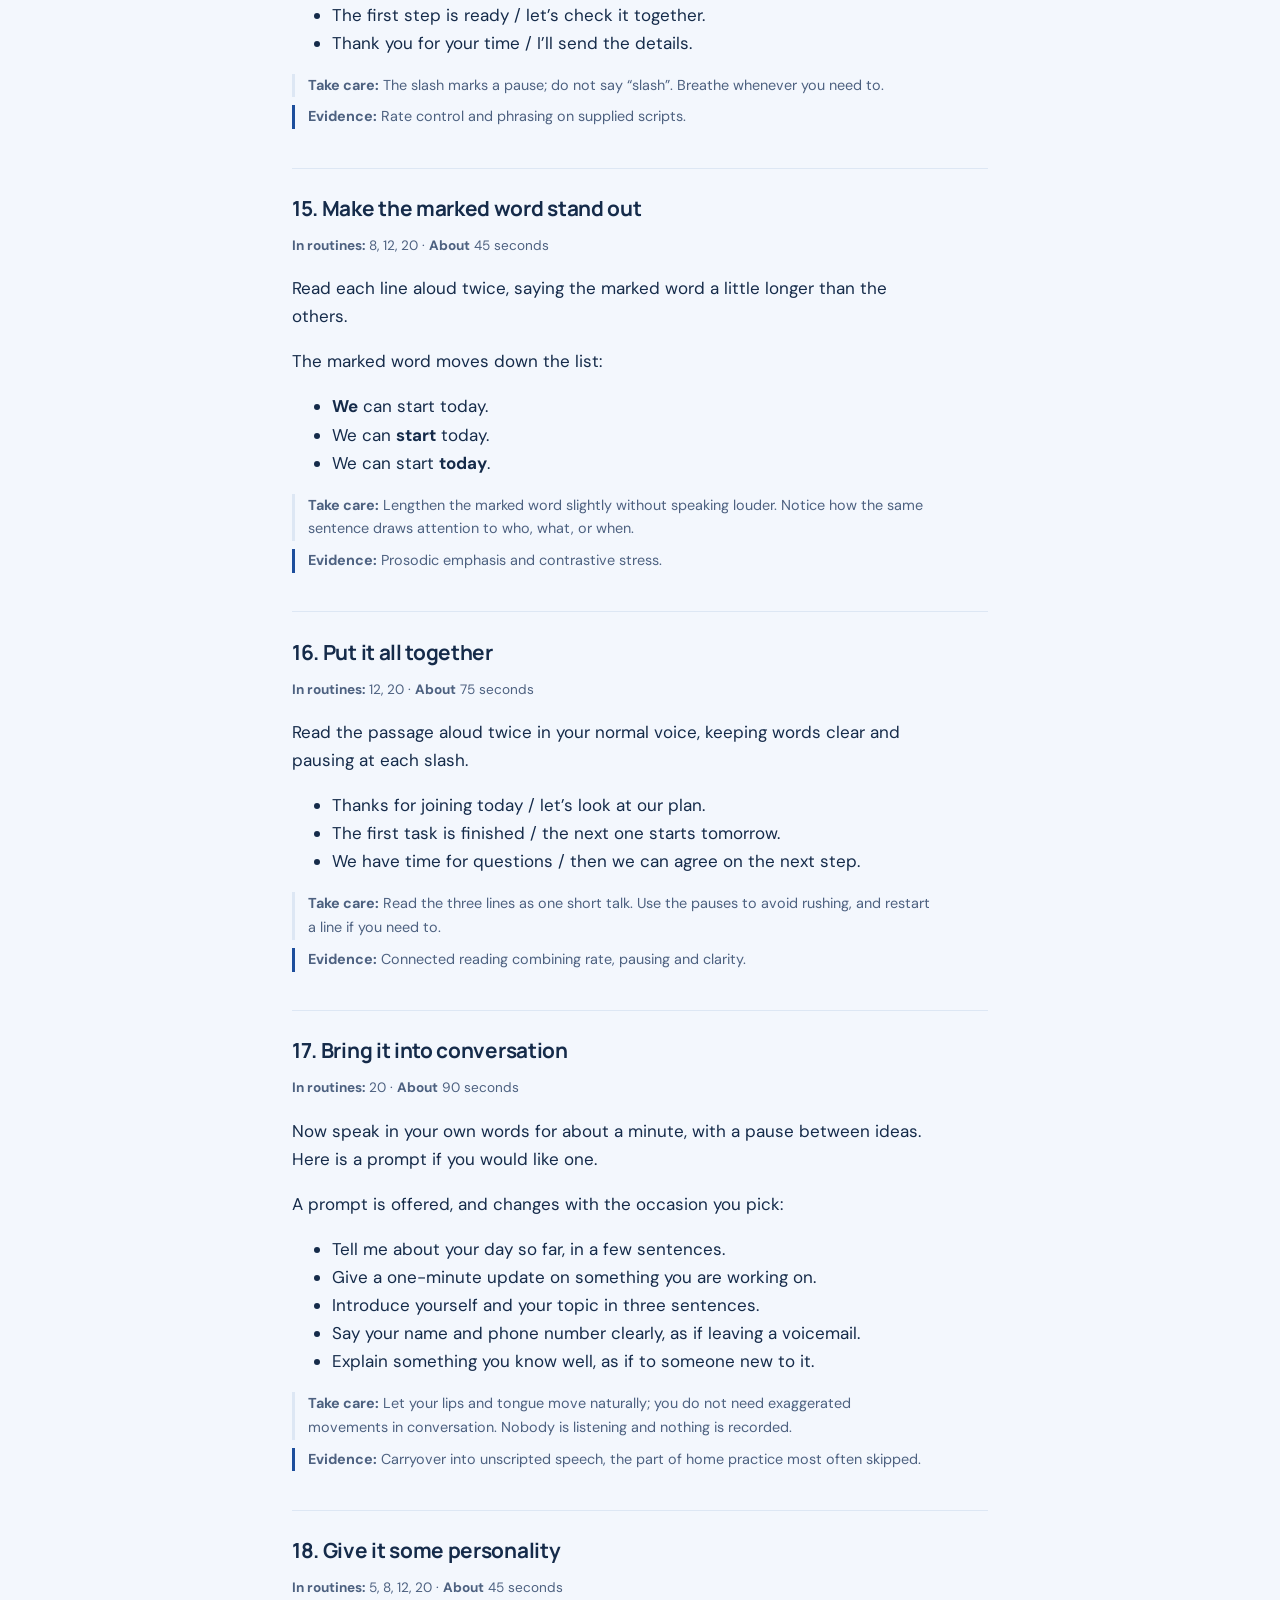
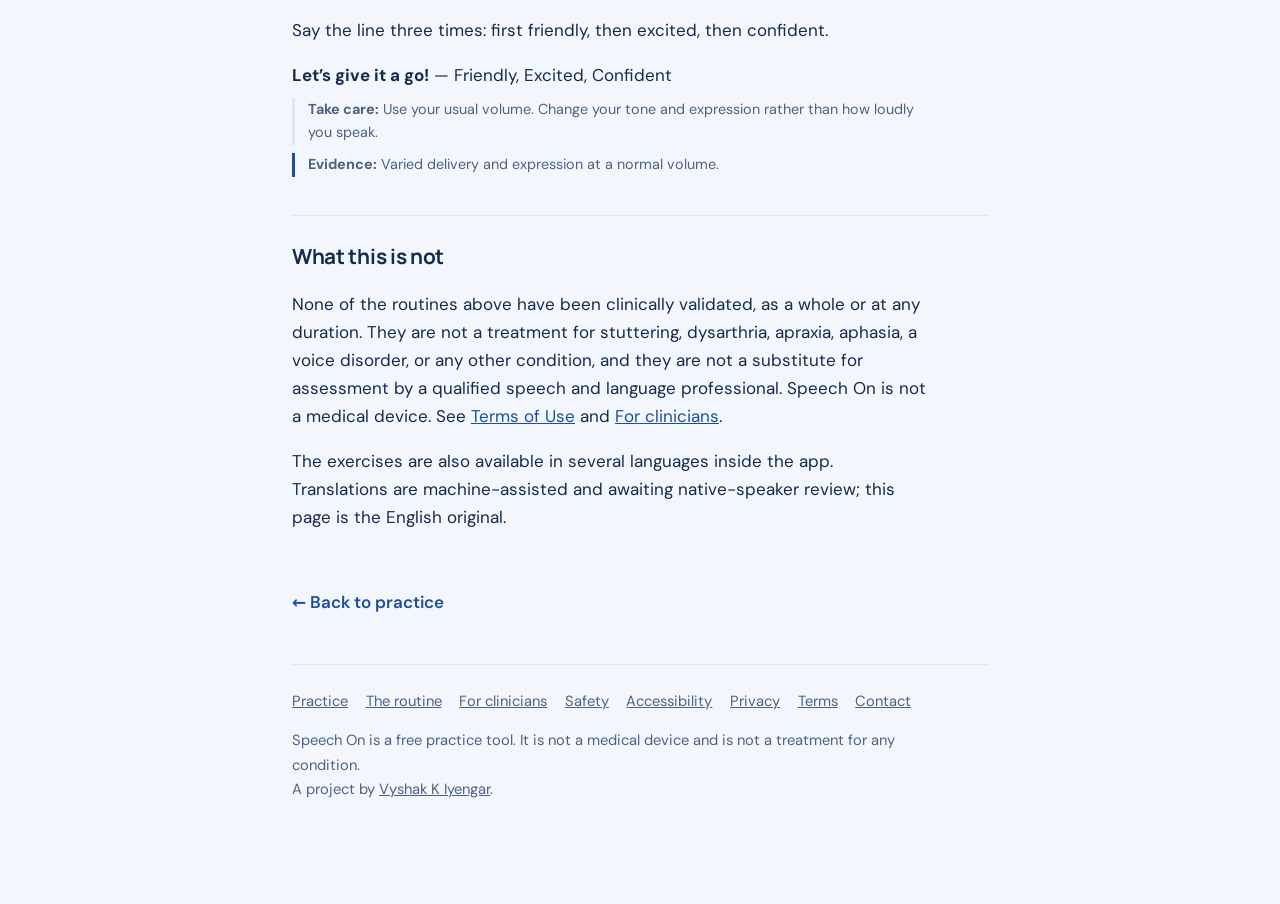
<file: routine.html>
<!doctype html>
<html lang="en">
<head>
<meta charset="utf-8"><meta name="viewport" content="width=device-width,initial-scale=1,viewport-fit=cover">
<title>The routine — Speech On</title>
<meta name="description" content="Every exercise in Speech On, with the instruction, the caution and where the evidence stands. Readable without starting a session.">
<meta name="theme-color" content="#f3f7fd" media="(prefers-color-scheme: light)">
<meta name="theme-color" content="#0f1724" media="(prefers-color-scheme: dark)">
<link rel="canonical" href="https://www.speechon.app/routine">
<meta property="og:title" content="The routine — Speech On"><meta property="og:description" content="Every exercise in Speech On, with the instruction, the caution and where the evidence stands. Readable without starting a session.">
<meta property="og:type" content="website"><meta property="og:url" content="https://www.speechon.app/routine">
<meta property="og:image" content="https://www.speechon.app/og.png"><meta name="twitter:card" content="summary_large_image">
<link rel="icon" href="/icon.svg" type="image/svg+xml"><link rel="apple-touch-icon" href="/icon-180.png">
<link rel="stylesheet" href="/page.css">
<style>
.meta-line{font-size:.85rem;color:var(--muted);margin:.1rem 0 .5rem}
.note-line{background:var(--accent-soft);border-radius:.6rem;padding:.6rem .8rem;font-size:.93rem}
.tip-line,.evidence-line{font-size:.9rem;color:var(--muted);border-left:3px solid var(--hair);padding-left:.8rem;margin:.5rem 0}
.evidence-line{border-left-color:var(--accent)}
.material-line{margin:.4rem 0}
h2{border-top:1px solid var(--hair);padding-top:1.4rem}
</style>
</head>
<body>
<a class="skip" href="#main">Skip to content</a>
<div class="wrap">
<header class="site-header">
<a class="brand" href="/" aria-label="Speech On home"><span class="brand-mark" aria-hidden="true">ıιı</span>speech<span>on</span><i></i></a>
<nav aria-label="Reference pages">
<a href="/routine">The routine</a><a href="/safety">Safety</a><a href="/for-clinicians">For clinicians</a><a href="/privacy">Privacy</a><a href="/terms">Terms</a>
</nav>
</header>
<main id="main">
<h1>Every exercise, in full</h1>
<p class="lede">All 18 exercises, with the instruction, the caution and where the evidence stands. Nothing is hidden behind a button and you do not need to start a session to read it.</p>
<p class="updated">Last updated 16 September 2026 · <a href="/">Start practising</a> · <a href="/for-clinicians">For clinicians</a></p>

<div class="card">
<h2 style="margin-top:0">Before you start</h2>
<p>Use comfortable effort throughout. Nothing here is a strength exercise and nothing should hurt. Stop if speaking hurts, if your voice becomes hoarse, or if you feel light-headed. Read <a href="/safety">Practising safely</a> first, especially the signs that mean you should see a doctor rather than practise.</p>
<p>The routines are 5, 8, 12 minutes, or the full sequence at roughly 20 minutes. Shorter routines are a subset of the same exercises. Timings are estimates and every step is self-paced.</p>
</div>

<h2>1. Settle your breath</h2>
<p class="meta-line"><strong>In routines:</strong> 20 · <strong>About</strong> 60 seconds</p>
<p>Sit comfortably and let your shoulders settle. Take five easy breaths, then say each phrase on one comfortable breath out. Repeat twice.</p>
<ul><li>Hello, good morning.</li><li>I have something to share.</li></ul>
<p class="tip-line"><strong>Take care:</strong> Breathe normally between phrases. Never hold your breath or try to empty your lungs. Sit down for this step and stop if you feel light-headed.</p>
<p class="evidence-line"><strong>Evidence:</strong> Breath support for speech, with speech material attached rather than isolated breathing drills.</p>

<h2>2. Relax your face</h2>
<p class="meta-line"><strong>In routines:</strong> 5, 8, 12, 20 · <strong>About</strong> 45 seconds</p>
<p class="note-line"><strong>Note:</strong> A settling step to begin with, not an articulation exercise. It relaxes you; it does not change how you sound.</p>
<p>With clean fingertips, gently massage the outside of your cheeks and jaw for about half a minute. Keep your teeth slightly apart.</p>
<p class="material-line"><strong>Soften. Settle.</strong></p>
<p class="tip-line"><strong>Take care:</strong> Touch only the outside of your cheeks, never inside your mouth. Skip this step over sore, injured or recently treated areas, and skip it if your jaw hurts, clicks painfully or has locked before. Stop if it is uncomfortable.</p>
<p class="evidence-line"><strong>Evidence:</strong> A non-speech oral motor activity. Included as a settling ritual only. The ASHA evidence review found insufficient evidence that non-speech oral motor exercises improve speech, and this app makes no such claim.</p>

<h2>3. Let your jaw move easily</h2>
<p class="meta-line"><strong>In routines:</strong> 20 · <strong>About</strong> 45 seconds</p>
<p>Say each vowel row slowly five times, letting your jaw open and close comfortably. Rest between rows.</p>
<ul><li>ah · oh · ah</li><li>ee · ah · oo</li></ul>
<p class="tip-line"><strong>Take care:</strong> Keep the movements small and easy. Do not stretch your jaw wide or push on it with your hands. Skip this if your jaw hurts or locks.</p>
<p class="evidence-line"><strong>Evidence:</strong> Jaw movement practised with vowels rather than as a non-speech exercise, on the task-specificity principle.</p>

<h2>4. Warm up your voice</h2>
<p class="meta-line"><strong>In routines:</strong> 5, 8, 12, 20 · <strong>About</strong> 30 seconds</p>
<p class="note-line"><strong>Note:</strong> A voice warm-up, the same kind singers use. It prepares your voice. It is not an articulation exercise and will not change how clearly you form sounds.</p>
<p>Keep your lips loose and blow out gently to make a “brrrr” sound. About fifteen seconds in total, taking a breath whenever you need one.</p>
<p class="material-line"><strong>Brrrr…</strong></p>
<p class="tip-line"><strong>Take care:</strong> Let your lips flutter without squeezing them. Fifteen seconds does not need to be one breath. Stop before you run out of air, and skip this if it feels difficult, dizzy, painful or strained, or if your voice is hoarse.</p>
<p class="evidence-line"><strong>Evidence:</strong> A semi-occluded vocal tract exercise. SOVT exercises have evidence as a vocal warm-up. That evidence concerns voice, not articulation.</p>

<h2>5. Shape sounds with your lips</h2>
<p class="meta-line"><strong>In routines:</strong> 20 · <strong>About</strong> 45 seconds</p>
<p>Read each row slowly three times. Let your lips meet lightly for p, b and m, then round gently for w.</p>
<ul><li>pa · ba · ma</li><li>we · woo · way</li><li>Maybe we can begin.</li></ul>
<p class="tip-line"><strong>Take care:</strong> Release your lips between repetitions. Keep your cheeks relaxed; do not squeeze or puff them against resistance.</p>
<p class="evidence-line"><strong>Evidence:</strong> Bilabial and rounded targets practised in syllables, words and a sentence.</p>

<h2>6. Practise tongue-tip sounds</h2>
<p class="meta-line"><strong>In routines:</strong> 20 · <strong>About</strong> 45 seconds</p>
<p>Read each row aloud three times. Let the tip of your tongue make light contact behind your upper front teeth, then release.</p>
<ul><li>ta · da · na · la</li><li>Tell Lily the news.</li><li>A little time today.</li></ul>
<p class="tip-line"><strong>Take care:</strong> Use your own accent. Aim for clear, easy contacts without pressing hard or pushing your tongue forward between your teeth.</p>
<p class="evidence-line"><strong>Evidence:</strong> Alveolar targets practised in syllables, words and sentences.</p>

<h2>7. Move from front to back sounds</h2>
<p class="meta-line"><strong>In routines:</strong> 20 · <strong>About</strong> 45 seconds</p>
<p>Say each row slowly three times, moving between lip sounds, tongue-tip sounds and back-of-tongue sounds. Pause between rows.</p>
<ul><li>ka · ga · keep · go</li><li>pa · ta · ka</li><li>Pack the green bag.</li></ul>
<p class="tip-line"><strong>Take care:</strong> This is coordination practice, not a speed test. Keep your throat comfortable and use a normal speaking volume.</p>
<p class="evidence-line"><strong>Evidence:</strong> Velar targets and front-to-back sequencing. Coordination practice, not a diadochokinetic rate test.</p>

<h2>8. Take a quiet break</h2>
<p class="meta-line"><strong>In routines:</strong> 20 · <strong>About</strong> 60 seconds</p>
<p>Rest silently for about a minute. Let your jaw and shoulders relax, breathe normally, and take a sip of water if you like.</p>
<p class="material-line"><strong>Pause. Reset.</strong></p>
<p class="tip-line"><strong>Take care:</strong> This is a longer routine, not a harder one. Stop the session altogether if your voice feels tired, hoarse, painful or strained.</p>
<p class="evidence-line"><strong>Evidence:</strong> A deliberate rest to keep the longer routine longer rather than harder.</p>

<h2>9. Ease into your voice</h2>
<p class="meta-line"><strong>In routines:</strong> 20 · <strong>About</strong> 45 seconds</p>
<p>Hum a gentle “mmm” at your usual pitch, then say each phrase. Repeat the sequence three times, breathing and resting between turns.</p>
<ul><li>Mmm · morning.</li><li>Mmm · many thanks.</li></ul>
<p class="tip-line"><strong>Take care:</strong> Keep the hum short and easy. Do not push for volume or vibration, squeeze your throat, or hold the sound until you run out of breath. Skip this if you are hoarse.</p>
<p class="evidence-line"><strong>Evidence:</strong> Gentle onset humming into voiced phrases. A warm-up, not a voice therapy protocol.</p>

<h2>10. Exaggerate every sound and word</h2>
<p class="meta-line"><strong>In routines:</strong> 5, 8, 12, 20 · <strong>About</strong> 60 seconds</p>
<p>Say the sounds on the left, then the words on the right, with big, comfortable mouth movements. Read each row twice.</p>
<table><tr><th>Sounds</th><th>Words</th></tr><tr><td>oo · ee</td><td>you · me</td></tr><tr><td>pa · ba</td><td>paper · bag</td></tr><tr><td>ta · da</td><td>today · day</td></tr><tr><td>ka · ga</td><td>keep · going</td></tr></table>
<p class="tip-line"><strong>Take care:</strong> Say every item aloud: oo, ee, you, me. Use comfortable effort without pushing or straining. Bigger movements, not a louder voice.</p>
<p class="evidence-line"><strong>Evidence:</strong> Deliberate, over-articulated speech. Clear speech is a technique in wide clinical use; its evidence base concerns diagnosed speech disorders, not this sequence.</p>

<h2>11. Finish every word</h2>
<p class="meta-line"><strong>In routines:</strong> 8, 12, 20 · <strong>About</strong> 45 seconds</p>
<p>Read each line aloud twice, making the last sound of every word clear.</p>
<ul><li>cap · cat · cab</li><li>back · bag · bat</li><li>seat · seed · seem</li></ul>
<p class="tip-line"><strong>Take care:</strong> Keep the ending clear without adding an extra vowel: say cat, not cat-uh. Use your own accent; this is not a speed test.</p>
<p class="evidence-line"><strong>Evidence:</strong> Final consonant production. Practised within the speaker’s own accent.</p>

<h2>12. Keep the sounds together</h2>
<p class="meta-line"><strong>In routines:</strong> 12, 20 · <strong>About</strong> 45 seconds</p>
<p>Read each line slowly twice, keeping the first two sounds together without adding a vowel between them.</p>
<ul><li>blue · bloom · blanket</li><li>green · grow · great</li><li>stay · step · stop</li></ul>
<p class="tip-line"><strong>Take care:</strong> For blue, move smoothly from b to l without saying buh-loo. Go slowly; you do not need to get faster.</p>
<p class="evidence-line"><strong>Evidence:</strong> Consonant clusters without epenthesis.</p>

<h2>13. Exaggerate every sentence</h2>
<p class="meta-line"><strong>In routines:</strong> 5, 8, 12, 20 · <strong>About</strong> 60 seconds</p>
<p>Read every sentence aloud twice with exaggerated, comfortable mouth movements.</p>
<p class="material-line">The sentences change daily. One day's set:</p><ul><li>A bright blue morning.</li><li>Take a little time.</li><li>Pack the paper bag.</li><li>Keep the conversation going.</li></ul>
<p class="tip-line"><strong>Take care:</strong> Make the movements bigger, not your voice louder. Read the list twice, with a brief pause between sentences.</p>
<p class="evidence-line"><strong>Evidence:</strong> Deliberate articulation at sentence level.</p>

<h2>14. Pause at the line</h2>
<p class="meta-line"><strong>In routines:</strong> 5, 8, 12, 20 · <strong>About</strong> 60 seconds</p>
<p>Read each line aloud twice in your normal voice, taking a short pause at each slash.</p>
<ul><li>Here is the update / we have a clear plan.</li><li>The first step is ready / let’s check it together.</li><li>Thank you for your time / I’ll send the details.</li></ul>
<p class="tip-line"><strong>Take care:</strong> The slash marks a pause; do not say “slash”. Breathe whenever you need to.</p>
<p class="evidence-line"><strong>Evidence:</strong> Rate control and phrasing on supplied scripts.</p>

<h2>15. Make the marked word stand out</h2>
<p class="meta-line"><strong>In routines:</strong> 8, 12, 20 · <strong>About</strong> 45 seconds</p>
<p>Read each line aloud twice, saying the marked word a little longer than the others.</p>
<p class="material-line">The marked word moves down the list:</p><ul><li><strong>We</strong> can start today.</li><li>We can <strong>start</strong> today.</li><li>We can start <strong>today</strong>.</li></ul>
<p class="tip-line"><strong>Take care:</strong> Lengthen the marked word slightly without speaking louder. Notice how the same sentence draws attention to who, what, or when.</p>
<p class="evidence-line"><strong>Evidence:</strong> Prosodic emphasis and contrastive stress.</p>

<h2>16. Put it all together</h2>
<p class="meta-line"><strong>In routines:</strong> 12, 20 · <strong>About</strong> 75 seconds</p>
<p>Read the passage aloud twice in your normal voice, keeping words clear and pausing at each slash.</p>
<ul><li>Thanks for joining today / let’s look at our plan.</li><li>The first task is finished / the next one starts tomorrow.</li><li>We have time for questions / then we can agree on the next step.</li></ul>
<p class="tip-line"><strong>Take care:</strong> Read the three lines as one short talk. Use the pauses to avoid rushing, and restart a line if you need to.</p>
<p class="evidence-line"><strong>Evidence:</strong> Connected reading combining rate, pausing and clarity.</p>

<h2>17. Bring it into conversation</h2>
<p class="meta-line"><strong>In routines:</strong> 20 · <strong>About</strong> 90 seconds</p>
<p>Now speak in your own words for about a minute, with a pause between ideas. Here is a prompt if you would like one.</p>
<p class="material-line">A prompt is offered, and changes with the occasion you pick:</p><ul><li>Tell me about your day so far, in a few sentences.</li><li>Give a one-minute update on something you are working on.</li><li>Introduce yourself and your topic in three sentences.</li><li>Say your name and phone number clearly, as if leaving a voicemail.</li><li>Explain something you know well, as if to someone new to it.</li></ul>
<p class="tip-line"><strong>Take care:</strong> Let your lips and tongue move naturally; you do not need exaggerated movements in conversation. Nobody is listening and nothing is recorded.</p>
<p class="evidence-line"><strong>Evidence:</strong> Carryover into unscripted speech, the part of home practice most often skipped.</p>

<h2>18. Give it some personality</h2>
<p class="meta-line"><strong>In routines:</strong> 5, 8, 12, 20 · <strong>About</strong> 45 seconds</p>
<p>Say the line three times: first friendly, then excited, then confident.</p>
<p class="material-line"><strong>Let’s give it a go!</strong> — Friendly, Excited, Confident</p>
<p class="tip-line"><strong>Take care:</strong> Use your usual volume. Change your tone and expression rather than how loudly you speak.</p>
<p class="evidence-line"><strong>Evidence:</strong> Varied delivery and expression at a normal volume.</p>

<h2>What this is not</h2>
<p>None of the routines above have been clinically validated, as a whole or at any duration. They are not a treatment for stuttering, dysarthria, apraxia, aphasia, a voice disorder, or any other condition, and they are not a substitute for assessment by a qualified speech and language professional. Speech On is not a medical device. See <a href="/terms">Terms of Use</a> and <a href="/for-clinicians">For clinicians</a>.</p>
<p>The exercises are also available in several languages inside the app. Translations are machine-assisted and awaiting native-speaker review; this page is the English original.</p>
<a class="back" href="/">← Back to practice</a>
</main>
<footer>
<nav aria-label="Footer">
<a href="/">Practice</a><a href="/routine">The routine</a><a href="/for-clinicians">For clinicians</a><a href="/safety">Safety</a><a href="/accessibility">Accessibility</a><a href="/privacy">Privacy</a><a href="/terms">Terms</a><a href="https://www.linkedin.com/in/vyshakiyengar" rel="noopener">Contact</a>
</nav>
<p>Speech On is a free practice tool. It is not a medical device and is not a treatment for any condition.<br>A project by <a href="https://www.linkedin.com/in/vyshakiyengar" rel="noopener">Vyshak K Iyengar</a>.</p>
</footer>
</div>
</body></html>
</file>
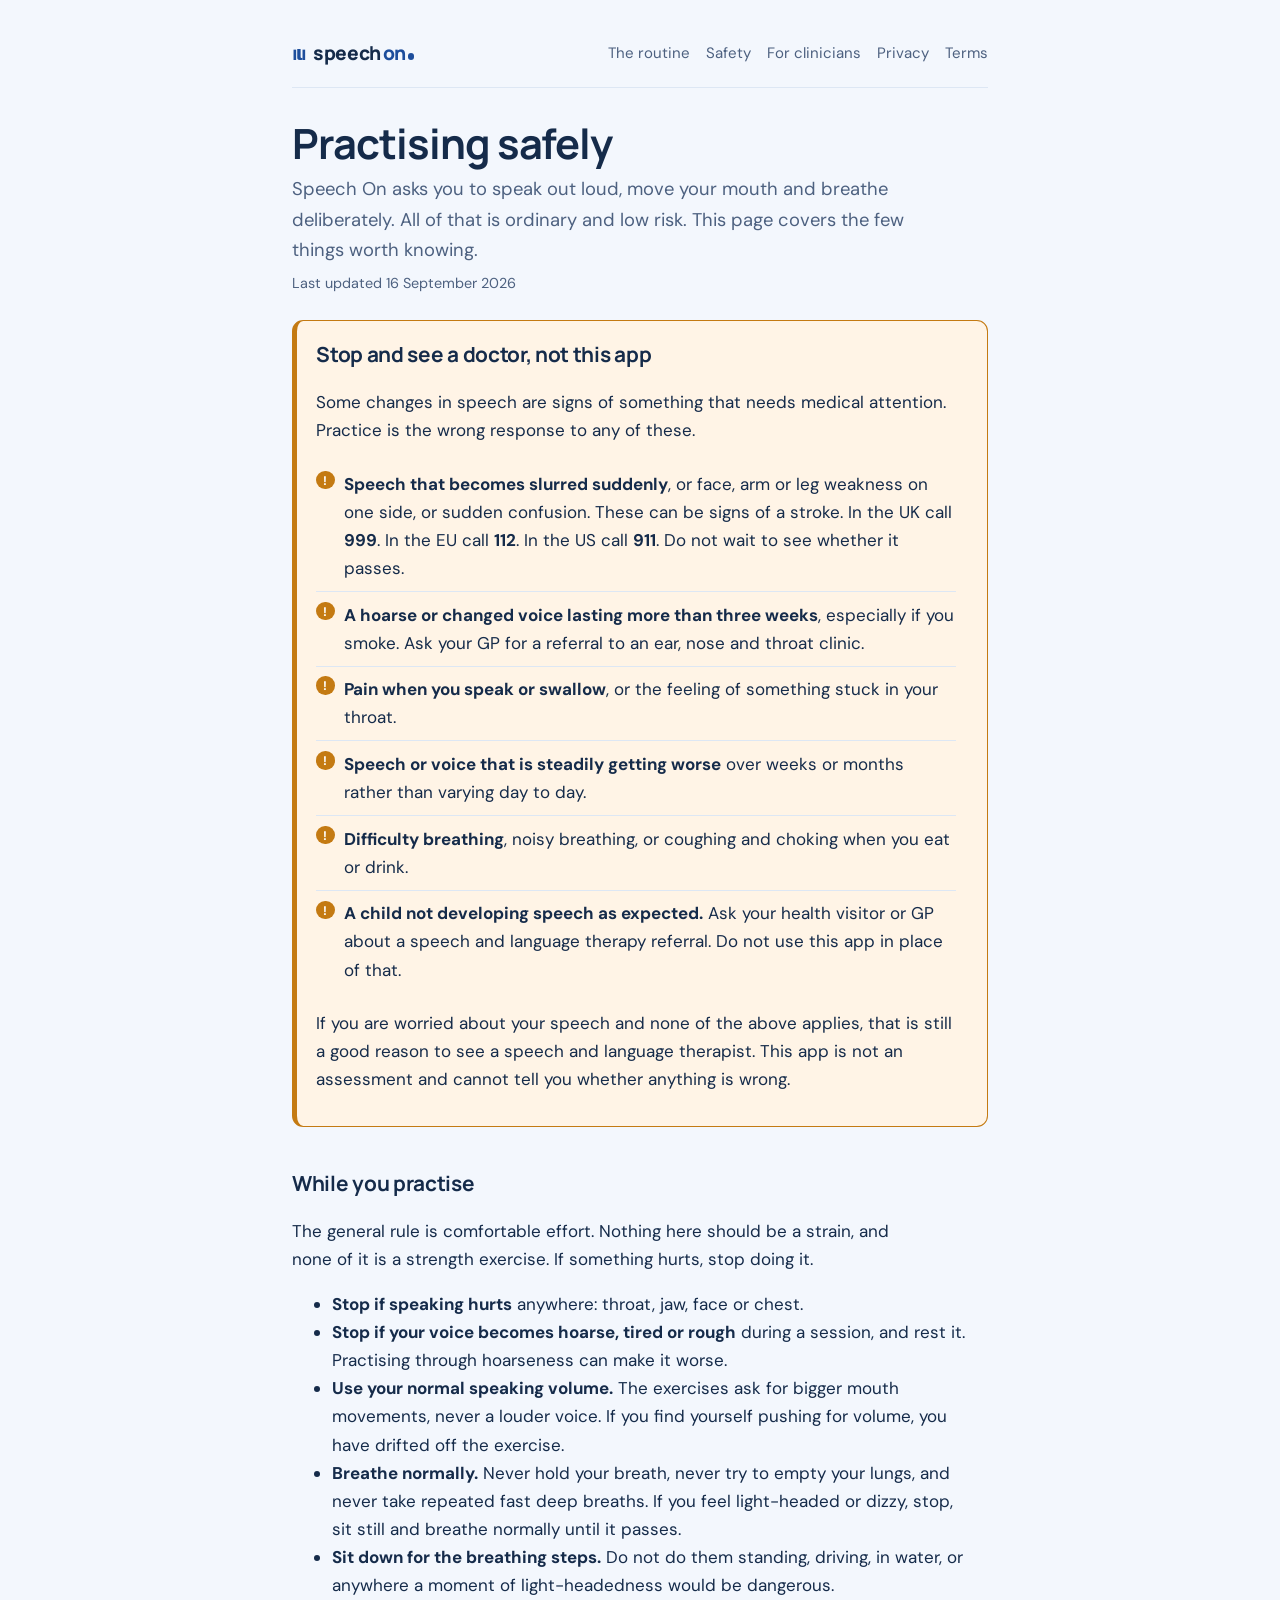
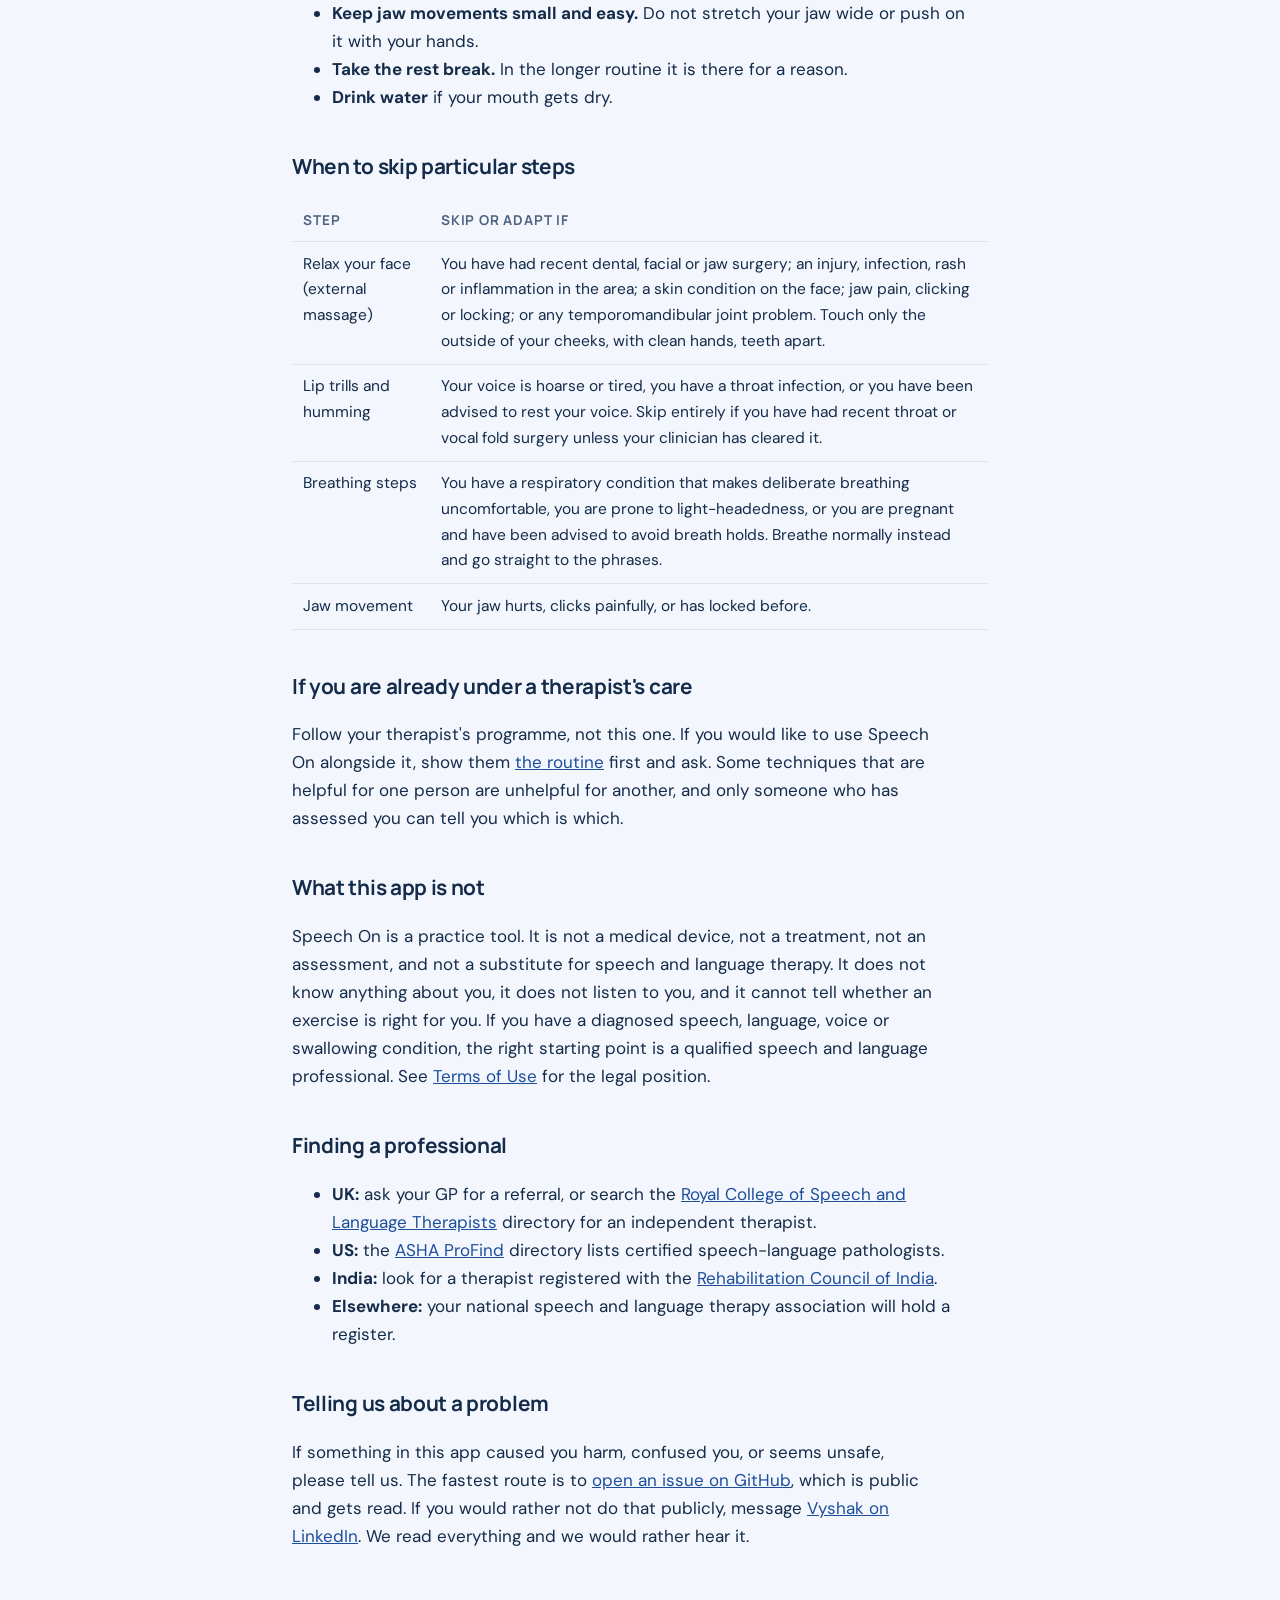
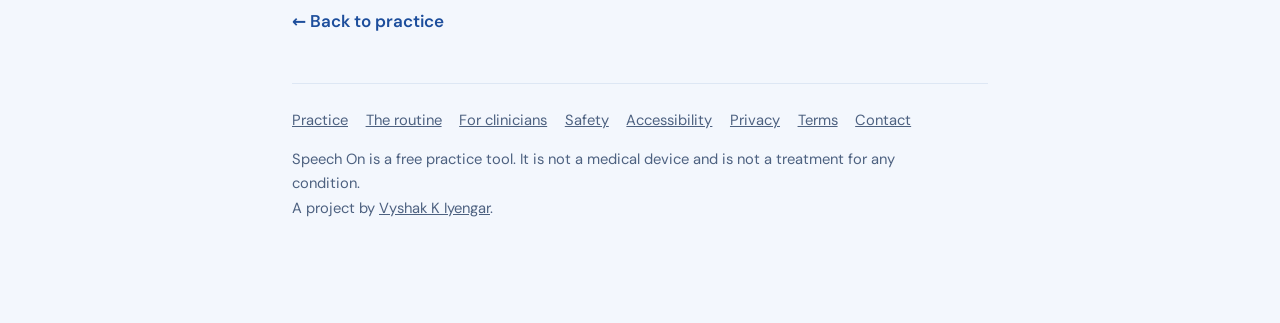
<file: safety.html>
<!doctype html>
<html lang="en">
<head>
<meta charset="utf-8"><meta name="viewport" content="width=device-width,initial-scale=1,viewport-fit=cover">
<title>Practising safely — Speech On</title>
<meta name="description" content="How to practise speech exercises safely, when to stop, and the signs that mean you should see a doctor instead of practising.">
<meta name="theme-color" content="#f3f7fd" media="(prefers-color-scheme: light)">
<meta name="theme-color" content="#0f1724" media="(prefers-color-scheme: dark)">
<link rel="canonical" href="https://www.speechon.app/safety">
<meta property="og:title" content="Practising safely — Speech On"><meta property="og:description" content="How to practise speech exercises safely, when to stop, and the signs that mean you should see a doctor instead of practising.">
<meta property="og:type" content="website"><meta property="og:url" content="https://www.speechon.app/safety">
<meta property="og:image" content="https://www.speechon.app/og.png"><meta name="twitter:card" content="summary_large_image">
<link rel="icon" href="/icon.svg" type="image/svg+xml"><link rel="apple-touch-icon" href="/icon-180.png">
<link rel="stylesheet" href="/page.css">
</head>
<body>
<a class="skip" href="#main">Skip to content</a>
<div class="wrap">
<header class="site-header">
<a class="brand" href="/" aria-label="Speech On home"><span class="brand-mark" aria-hidden="true">ıιı</span>speech<span>on</span><i></i></a>
<nav aria-label="Reference pages">
<a href="/routine">The routine</a><a href="/safety">Safety</a><a href="/for-clinicians">For clinicians</a><a href="/privacy">Privacy</a><a href="/terms">Terms</a>
</nav>
</header>
<main id="main">
<h1>Practising safely</h1>
<p class="lede">Speech On asks you to speak out loud, move your mouth and breathe deliberately. All of that is ordinary and low risk. This page covers the few things worth knowing.</p>
<p class="updated">Last updated 16 September 2026</p>

<div class="warn">
<h2>Stop and see a doctor, not this app</h2>
<p>Some changes in speech are signs of something that needs medical attention. Practice is the wrong response to any of these.</p>
<ul class="red-flags">
<li><strong>Speech that becomes slurred suddenly</strong>, or face, arm or leg weakness on one side, or sudden confusion. These can be signs of a stroke. In the UK call <strong>999</strong>. In the EU call <strong>112</strong>. In the US call <strong>911</strong>. Do not wait to see whether it passes.</li>
<li><strong>A hoarse or changed voice lasting more than three weeks</strong>, especially if you smoke. Ask your GP for a referral to an ear, nose and throat clinic.</li>
<li><strong>Pain when you speak or swallow</strong>, or the feeling of something stuck in your throat.</li>
<li><strong>Speech or voice that is steadily getting worse</strong> over weeks or months rather than varying day to day.</li>
<li><strong>Difficulty breathing</strong>, noisy breathing, or coughing and choking when you eat or drink.</li>
<li><strong>A child not developing speech as expected.</strong> Ask your health visitor or GP about a speech and language therapy referral. Do not use this app in place of that.</li>
</ul>
<p>If you are worried about your speech and none of the above applies, that is still a good reason to see a speech and language therapist. This app is not an assessment and cannot tell you whether anything is wrong.</p>
</div>

<h2>While you practise</h2>
<p>The general rule is comfortable effort. Nothing here should be a strain, and none of it is a strength exercise. If something hurts, stop doing it.</p>
<ul>
<li><strong>Stop if speaking hurts</strong> anywhere: throat, jaw, face or chest.</li>
<li><strong>Stop if your voice becomes hoarse, tired or rough</strong> during a session, and rest it. Practising through hoarseness can make it worse.</li>
<li><strong>Use your normal speaking volume.</strong> The exercises ask for bigger mouth movements, never a louder voice. If you find yourself pushing for volume, you have drifted off the exercise.</li>
<li><strong>Breathe normally.</strong> Never hold your breath, never try to empty your lungs, and never take repeated fast deep breaths. If you feel light-headed or dizzy, stop, sit still and breathe normally until it passes.</li>
<li><strong>Sit down for the breathing steps.</strong> Do not do them standing, driving, in water, or anywhere a moment of light-headedness would be dangerous.</li>
<li><strong>Keep jaw movements small and easy.</strong> Do not stretch your jaw wide or push on it with your hands.</li>
<li><strong>Take the rest break.</strong> In the longer routine it is there for a reason.</li>
<li><strong>Drink water</strong> if your mouth gets dry.</li>
</ul>

<h2>When to skip particular steps</h2>
<table>
<tr><th>Step</th><th>Skip or adapt if</th></tr>
<tr><td>Relax your face (external massage)</td><td>You have had recent dental, facial or jaw surgery; an injury, infection, rash or inflammation in the area; a skin condition on the face; jaw pain, clicking or locking; or any temporomandibular joint problem. Touch only the outside of your cheeks, with clean hands, teeth apart.</td></tr>
<tr><td>Lip trills and humming</td><td>Your voice is hoarse or tired, you have a throat infection, or you have been advised to rest your voice. Skip entirely if you have had recent throat or vocal fold surgery unless your clinician has cleared it.</td></tr>
<tr><td>Breathing steps</td><td>You have a respiratory condition that makes deliberate breathing uncomfortable, you are prone to light-headedness, or you are pregnant and have been advised to avoid breath holds. Breathe normally instead and go straight to the phrases.</td></tr>
<tr><td>Jaw movement</td><td>Your jaw hurts, clicks painfully, or has locked before.</td></tr>
</table>

<h2>If you are already under a therapist's care</h2>
<p>Follow your therapist's programme, not this one. If you would like to use Speech On alongside it, show them <a href="/routine">the routine</a> first and ask. Some techniques that are helpful for one person are unhelpful for another, and only someone who has assessed you can tell you which is which.</p>

<h2>What this app is not</h2>
<p>Speech On is a practice tool. It is not a medical device, not a treatment, not an assessment, and not a substitute for speech and language therapy. It does not know anything about you, it does not listen to you, and it cannot tell whether an exercise is right for you. If you have a diagnosed speech, language, voice or swallowing condition, the right starting point is a qualified speech and language professional. See <a href="/terms">Terms of Use</a> for the legal position.</p>

<h2>Finding a professional</h2>
<ul>
<li><strong>UK:</strong> ask your GP for a referral, or search the <a href="https://www.rcslt.org/" rel="noopener">Royal College of Speech and Language Therapists</a> directory for an independent therapist.</li>
<li><strong>US:</strong> the <a href="https://www.asha.org/profind/" rel="noopener">ASHA ProFind</a> directory lists certified speech-language pathologists.</li>
<li><strong>India:</strong> look for a therapist registered with the <a href="https://www.rehabcouncil.nic.in/" rel="noopener">Rehabilitation Council of India</a>.</li>
<li><strong>Elsewhere:</strong> your national speech and language therapy association will hold a register.</li>
</ul>

<h2>Telling us about a problem</h2>
<p>If something in this app caused you harm, confused you, or seems unsafe, please tell us. The fastest route is to <a href="https://github.com/vyshakiyengar/daily_speech_exercise/issues" rel="noopener">open an issue on GitHub</a>, which is public and gets read. If you would rather not do that publicly, message <a href="https://www.linkedin.com/in/vyshakiyengar" rel="noopener">Vyshak on LinkedIn</a>. We read everything and we would rather hear it.</p>
<a class="back" href="/">← Back to practice</a>
</main>
<footer>
<nav aria-label="Footer">
<a href="/">Practice</a><a href="/routine">The routine</a><a href="/for-clinicians">For clinicians</a><a href="/safety">Safety</a><a href="/accessibility">Accessibility</a><a href="/privacy">Privacy</a><a href="/terms">Terms</a><a href="https://www.linkedin.com/in/vyshakiyengar" rel="noopener">Contact</a>
</nav>
<p>Speech On is a free practice tool. It is not a medical device and is not a treatment for any condition.<br>A project by <a href="https://www.linkedin.com/in/vyshakiyengar" rel="noopener">Vyshak K Iyengar</a>.</p>
</footer>
</div>
</body></html>
</file>
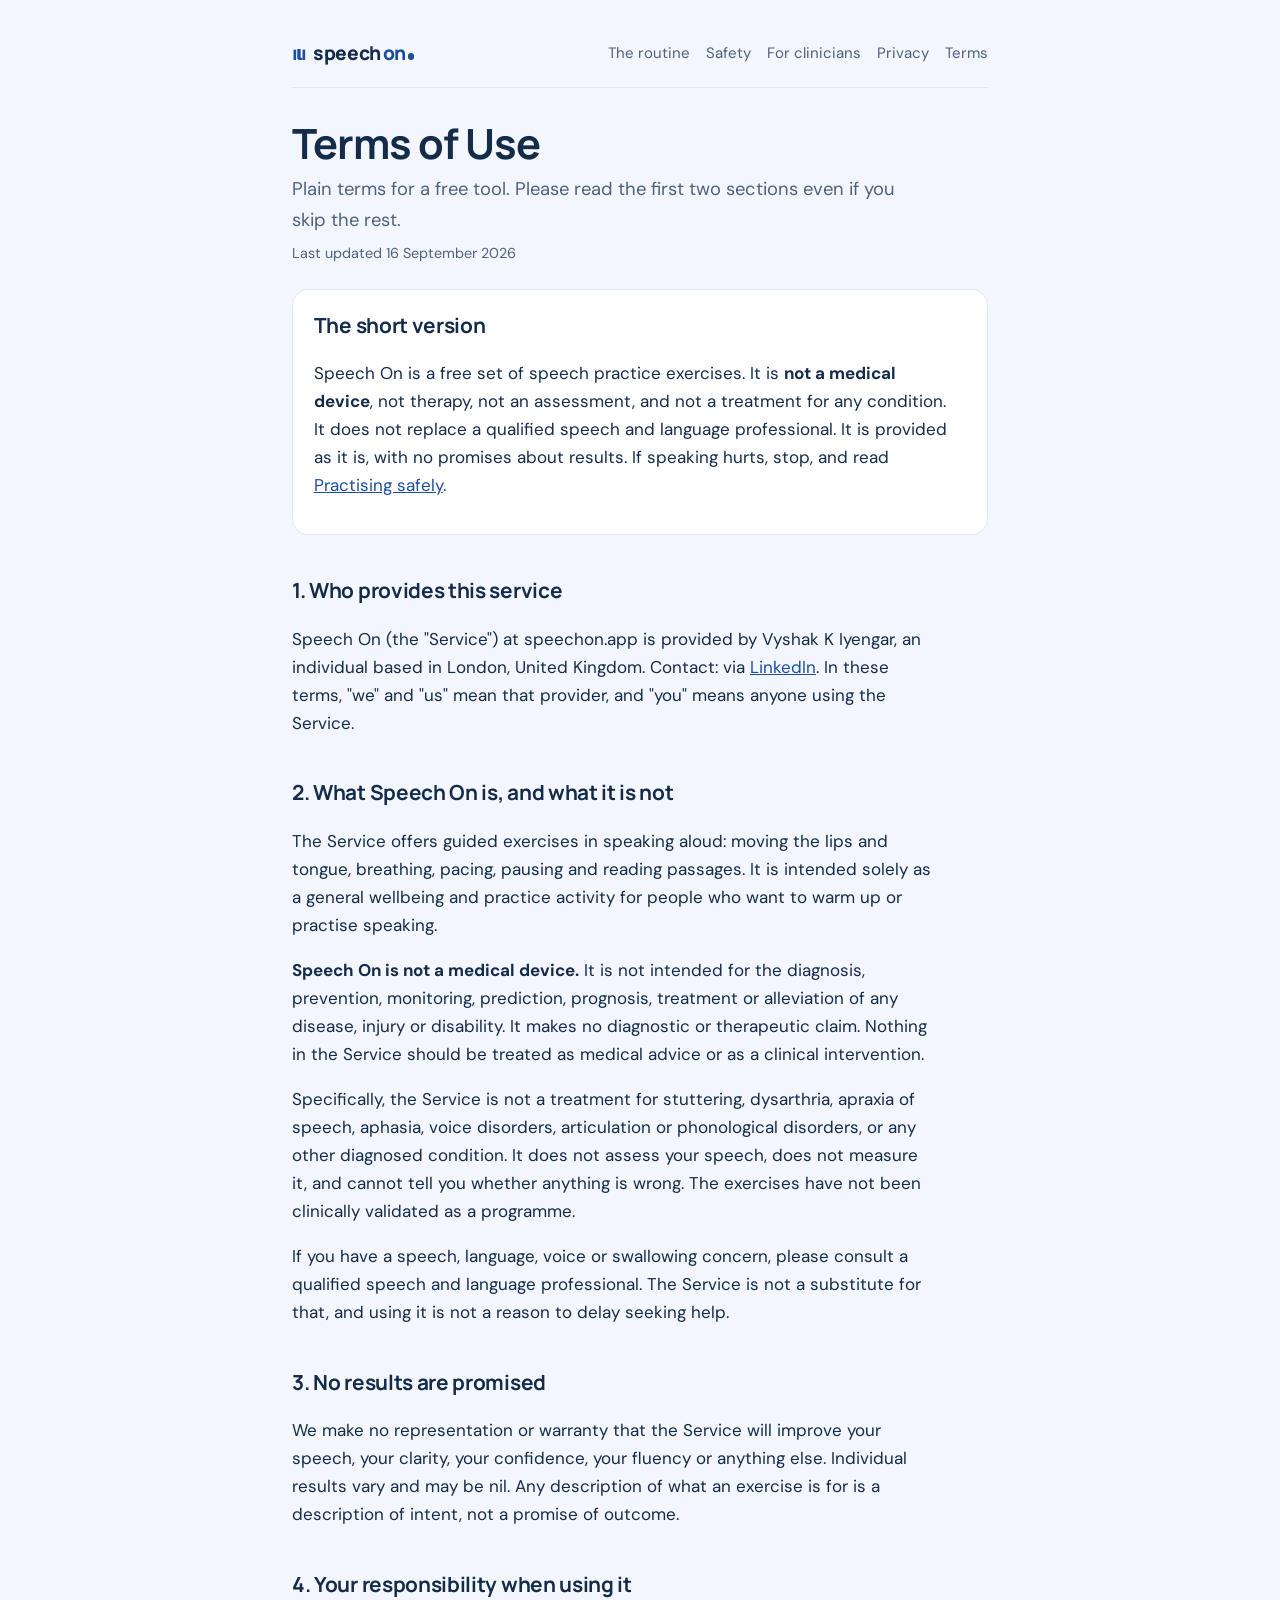
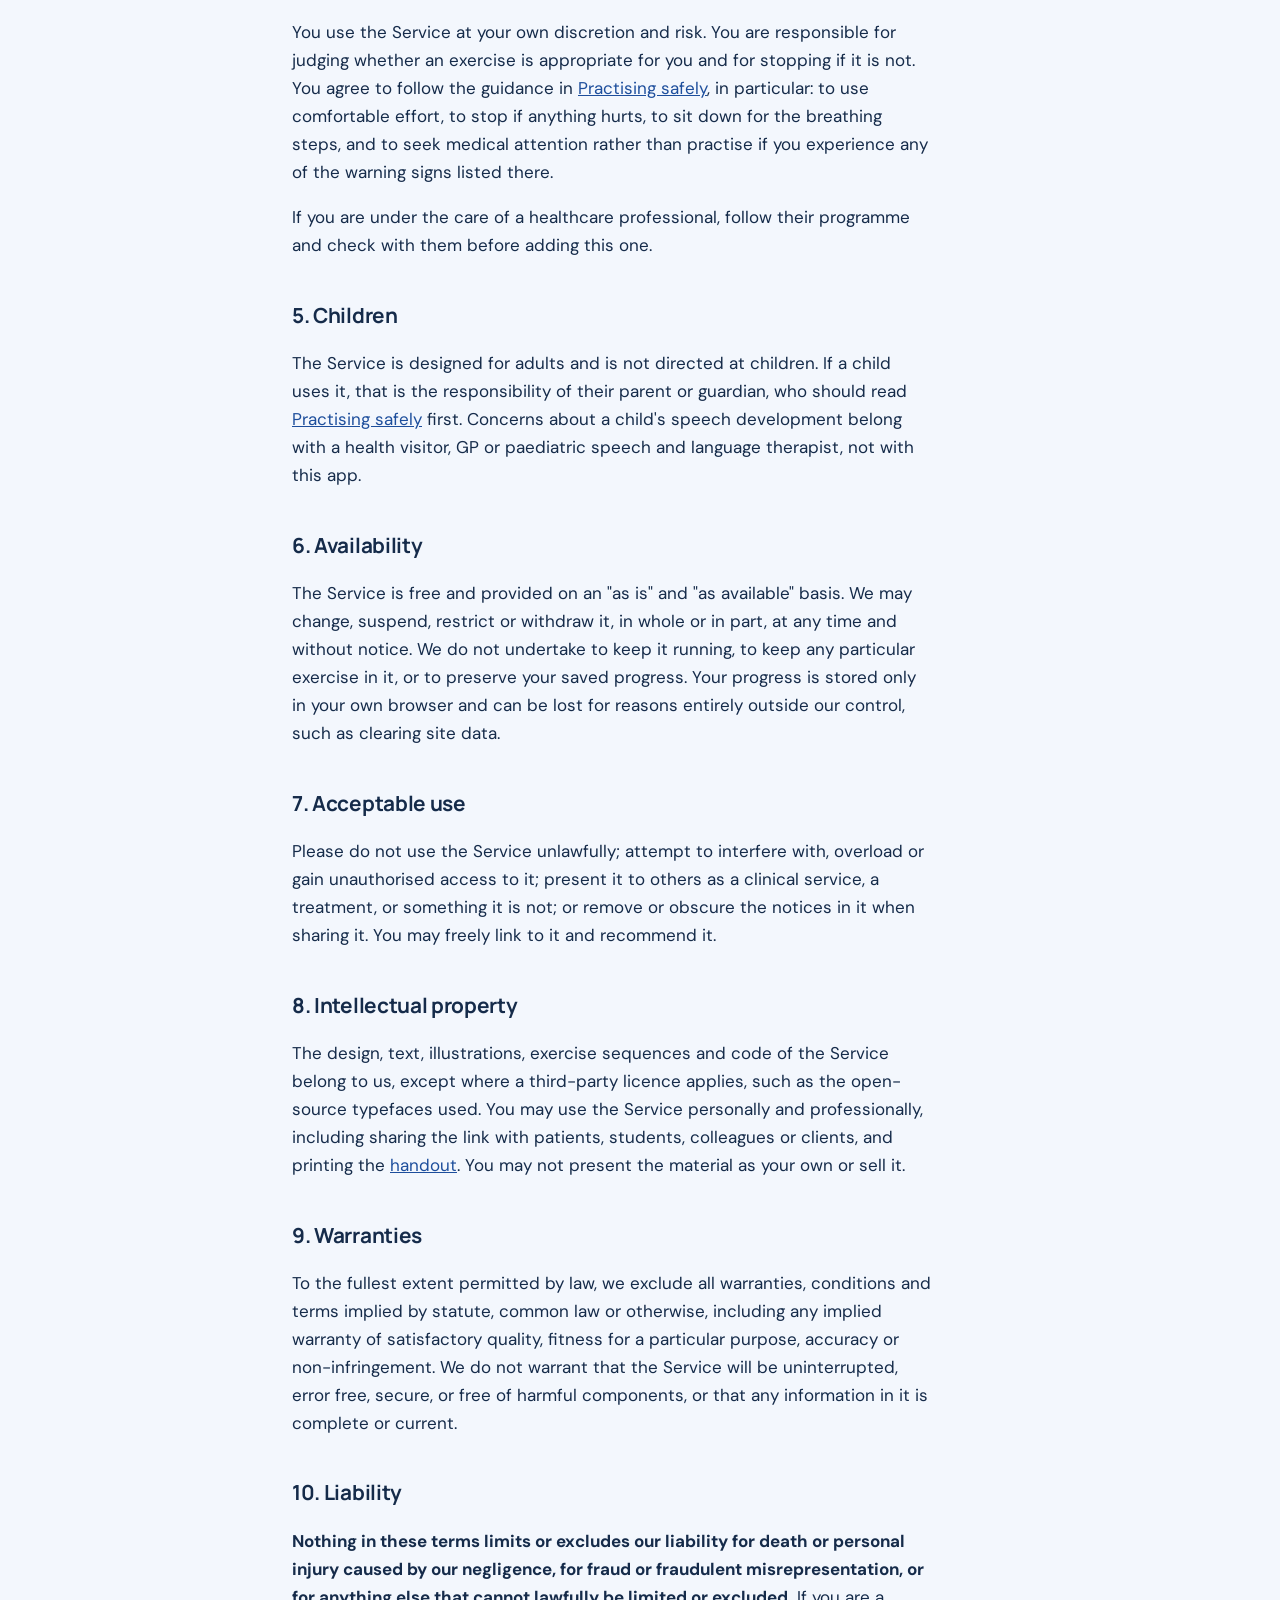
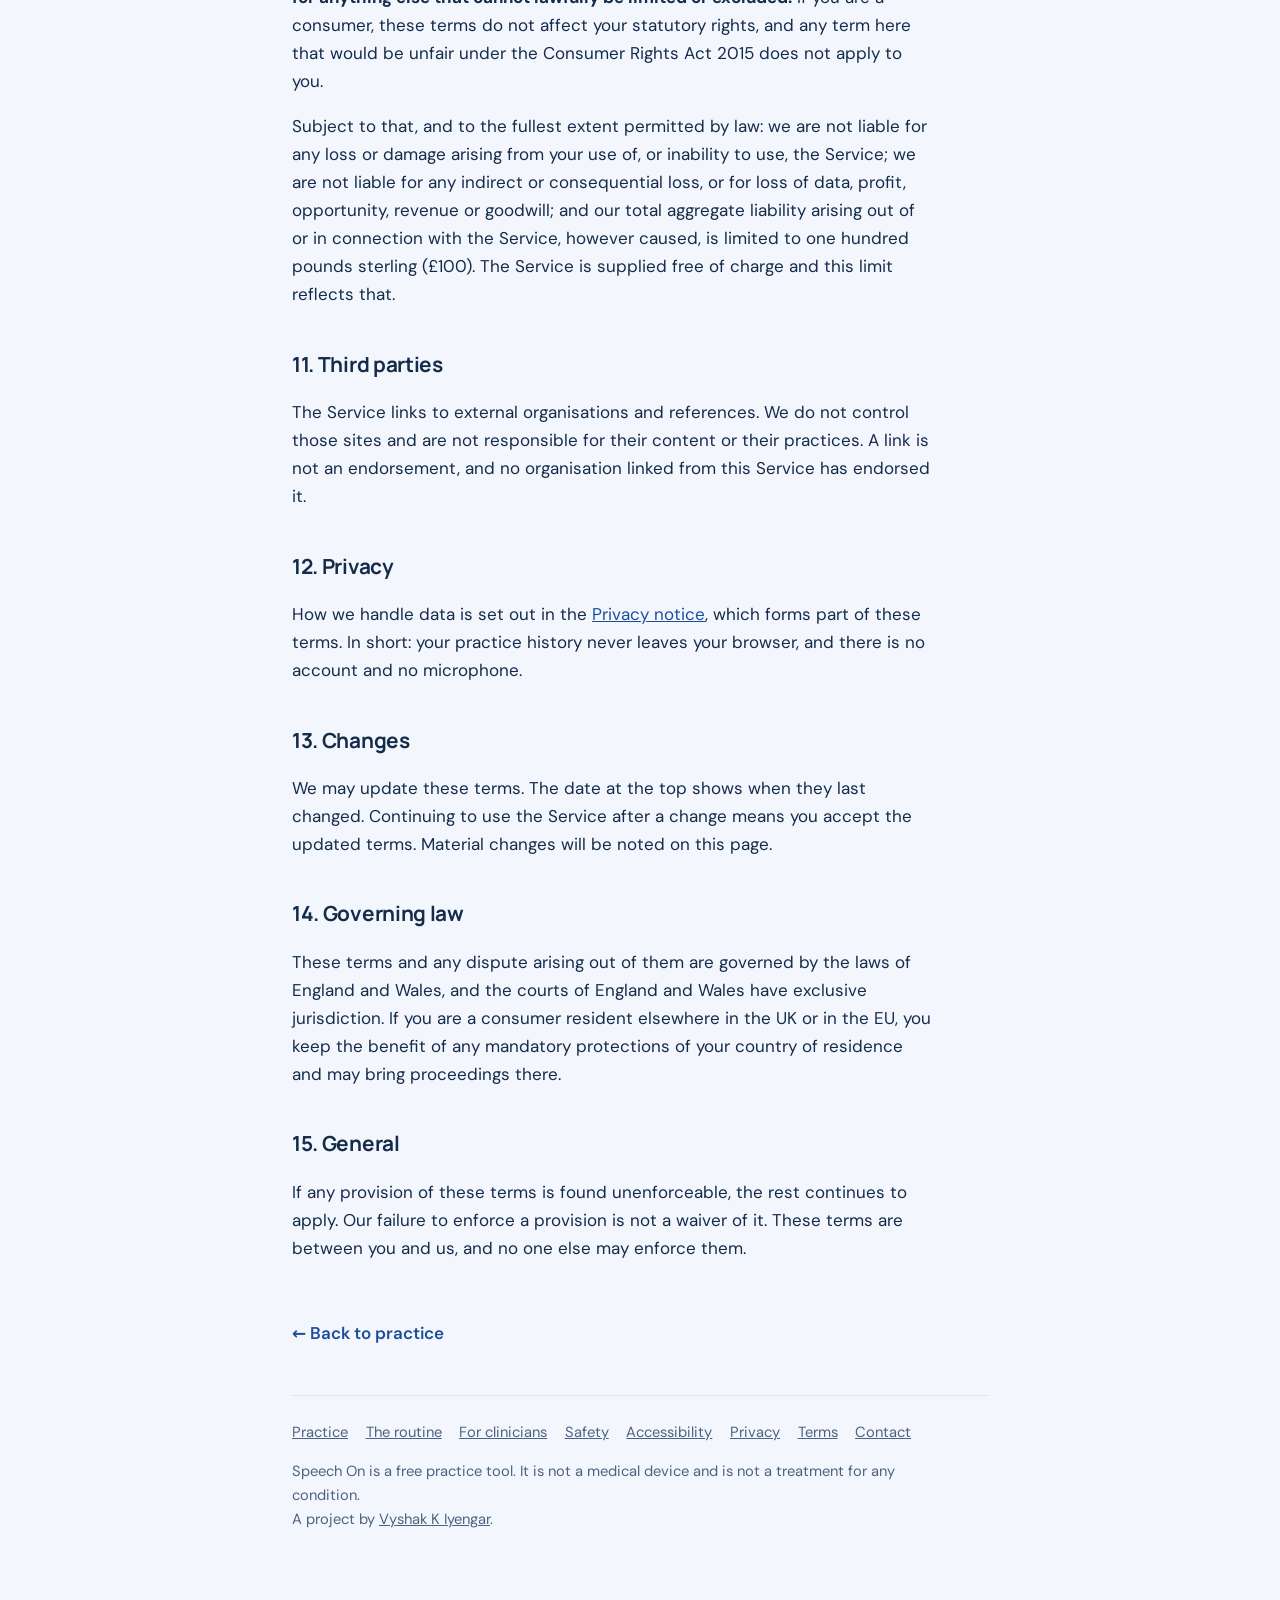
<file: terms.html>
<!doctype html>
<html lang="en">
<head>
<meta charset="utf-8"><meta name="viewport" content="width=device-width,initial-scale=1,viewport-fit=cover">
<title>Terms of Use — Speech On</title>
<meta name="description" content="The terms on which Speech On is made available: what it is, what it is not, and the limits of our liability.">
<meta name="theme-color" content="#f3f7fd" media="(prefers-color-scheme: light)">
<meta name="theme-color" content="#0f1724" media="(prefers-color-scheme: dark)">
<link rel="canonical" href="https://www.speechon.app/terms">
<meta property="og:title" content="Terms of Use — Speech On"><meta property="og:description" content="The terms on which Speech On is made available: what it is, what it is not, and the limits of our liability.">
<meta property="og:type" content="website"><meta property="og:url" content="https://www.speechon.app/terms">
<meta property="og:image" content="https://www.speechon.app/og.png"><meta name="twitter:card" content="summary_large_image">
<link rel="icon" href="/icon.svg" type="image/svg+xml"><link rel="apple-touch-icon" href="/icon-180.png">
<link rel="stylesheet" href="/page.css">
</head>
<body>
<a class="skip" href="#main">Skip to content</a>
<div class="wrap">
<header class="site-header">
<a class="brand" href="/" aria-label="Speech On home"><span class="brand-mark" aria-hidden="true">ıιı</span>speech<span>on</span><i></i></a>
<nav aria-label="Reference pages">
<a href="/routine">The routine</a><a href="/safety">Safety</a><a href="/for-clinicians">For clinicians</a><a href="/privacy">Privacy</a><a href="/terms">Terms</a>
</nav>
</header>
<main id="main">
<h1>Terms of Use</h1>
<p class="lede">Plain terms for a free tool. Please read the first two sections even if you skip the rest.</p>
<p class="updated">Last updated 16 September 2026</p>

<div class="card">
<h2 style="margin-top:0">The short version</h2>
<p>Speech On is a free set of speech practice exercises. It is <strong>not a medical device</strong>, not therapy, not an assessment, and not a treatment for any condition. It does not replace a qualified speech and language professional. It is provided as it is, with no promises about results. If speaking hurts, stop, and read <a href="/safety">Practising safely</a>.</p>
</div>

<h2>1. Who provides this service</h2>
<p>Speech On (the "Service") at speechon.app is provided by Vyshak K Iyengar, an individual based in London, United Kingdom. Contact: via <a href="https://www.linkedin.com/in/vyshakiyengar" rel="noopener">LinkedIn</a>. In these terms, "we" and "us" mean that provider, and "you" means anyone using the Service.</p>

<h2>2. What Speech On is, and what it is not</h2>
<p>The Service offers guided exercises in speaking aloud: moving the lips and tongue, breathing, pacing, pausing and reading passages. It is intended solely as a general wellbeing and practice activity for people who want to warm up or practise speaking.</p>
<p><strong>Speech On is not a medical device.</strong> It is not intended for the diagnosis, prevention, monitoring, prediction, prognosis, treatment or alleviation of any disease, injury or disability. It makes no diagnostic or therapeutic claim. Nothing in the Service should be treated as medical advice or as a clinical intervention.</p>
<p>Specifically, the Service is not a treatment for stuttering, dysarthria, apraxia of speech, aphasia, voice disorders, articulation or phonological disorders, or any other diagnosed condition. It does not assess your speech, does not measure it, and cannot tell you whether anything is wrong. The exercises have not been clinically validated as a programme.</p>
<p>If you have a speech, language, voice or swallowing concern, please consult a qualified speech and language professional. The Service is not a substitute for that, and using it is not a reason to delay seeking help.</p>

<h2>3. No results are promised</h2>
<p>We make no representation or warranty that the Service will improve your speech, your clarity, your confidence, your fluency or anything else. Individual results vary and may be nil. Any description of what an exercise is for is a description of intent, not a promise of outcome.</p>

<h2>4. Your responsibility when using it</h2>
<p>You use the Service at your own discretion and risk. You are responsible for judging whether an exercise is appropriate for you and for stopping if it is not. You agree to follow the guidance in <a href="/safety">Practising safely</a>, in particular: to use comfortable effort, to stop if anything hurts, to sit down for the breathing steps, and to seek medical attention rather than practise if you experience any of the warning signs listed there.</p>
<p>If you are under the care of a healthcare professional, follow their programme and check with them before adding this one.</p>

<h2>5. Children</h2>
<p>The Service is designed for adults and is not directed at children. If a child uses it, that is the responsibility of their parent or guardian, who should read <a href="/safety">Practising safely</a> first. Concerns about a child's speech development belong with a health visitor, GP or paediatric speech and language therapist, not with this app.</p>

<h2>6. Availability</h2>
<p>The Service is free and provided on an "as is" and "as available" basis. We may change, suspend, restrict or withdraw it, in whole or in part, at any time and without notice. We do not undertake to keep it running, to keep any particular exercise in it, or to preserve your saved progress. Your progress is stored only in your own browser and can be lost for reasons entirely outside our control, such as clearing site data.</p>

<h2>7. Acceptable use</h2>
<p>Please do not use the Service unlawfully; attempt to interfere with, overload or gain unauthorised access to it; present it to others as a clinical service, a treatment, or something it is not; or remove or obscure the notices in it when sharing it. You may freely link to it and recommend it.</p>

<h2>8. Intellectual property</h2>
<p>The design, text, illustrations, exercise sequences and code of the Service belong to us, except where a third-party licence applies, such as the open-source typefaces used. You may use the Service personally and professionally, including sharing the link with patients, students, colleagues or clients, and printing the <a href="/for-clinicians">handout</a>. You may not present the material as your own or sell it.</p>

<h2>9. Warranties</h2>
<p>To the fullest extent permitted by law, we exclude all warranties, conditions and terms implied by statute, common law or otherwise, including any implied warranty of satisfactory quality, fitness for a particular purpose, accuracy or non-infringement. We do not warrant that the Service will be uninterrupted, error free, secure, or free of harmful components, or that any information in it is complete or current.</p>

<h2>10. Liability</h2>
<p><strong>Nothing in these terms limits or excludes our liability for death or personal injury caused by our negligence, for fraud or fraudulent misrepresentation, or for anything else that cannot lawfully be limited or excluded.</strong> If you are a consumer, these terms do not affect your statutory rights, and any term here that would be unfair under the Consumer Rights Act 2015 does not apply to you.</p>
<p>Subject to that, and to the fullest extent permitted by law: we are not liable for any loss or damage arising from your use of, or inability to use, the Service; we are not liable for any indirect or consequential loss, or for loss of data, profit, opportunity, revenue or goodwill; and our total aggregate liability arising out of or in connection with the Service, however caused, is limited to one hundred pounds sterling (£100). The Service is supplied free of charge and this limit reflects that.</p>

<h2>11. Third parties</h2>
<p>The Service links to external organisations and references. We do not control those sites and are not responsible for their content or their practices. A link is not an endorsement, and no organisation linked from this Service has endorsed it.</p>

<h2>12. Privacy</h2>
<p>How we handle data is set out in the <a href="/privacy">Privacy notice</a>, which forms part of these terms. In short: your practice history never leaves your browser, and there is no account and no microphone.</p>

<h2>13. Changes</h2>
<p>We may update these terms. The date at the top shows when they last changed. Continuing to use the Service after a change means you accept the updated terms. Material changes will be noted on this page.</p>

<h2>14. Governing law</h2>
<p>These terms and any dispute arising out of them are governed by the laws of England and Wales, and the courts of England and Wales have exclusive jurisdiction. If you are a consumer resident elsewhere in the UK or in the EU, you keep the benefit of any mandatory protections of your country of residence and may bring proceedings there.</p>

<h2>15. General</h2>
<p>If any provision of these terms is found unenforceable, the rest continues to apply. Our failure to enforce a provision is not a waiver of it. These terms are between you and us, and no one else may enforce them.</p>
<a class="back" href="/">← Back to practice</a>
</main>
<footer>
<nav aria-label="Footer">
<a href="/">Practice</a><a href="/routine">The routine</a><a href="/for-clinicians">For clinicians</a><a href="/safety">Safety</a><a href="/accessibility">Accessibility</a><a href="/privacy">Privacy</a><a href="/terms">Terms</a><a href="https://www.linkedin.com/in/vyshakiyengar" rel="noopener">Contact</a>
</nav>
<p>Speech On is a free practice tool. It is not a medical device and is not a treatment for any condition.<br>A project by <a href="https://www.linkedin.com/in/vyshakiyengar" rel="noopener">Vyshak K Iyengar</a>.</p>
</footer>
</div>
</body></html>
</file>
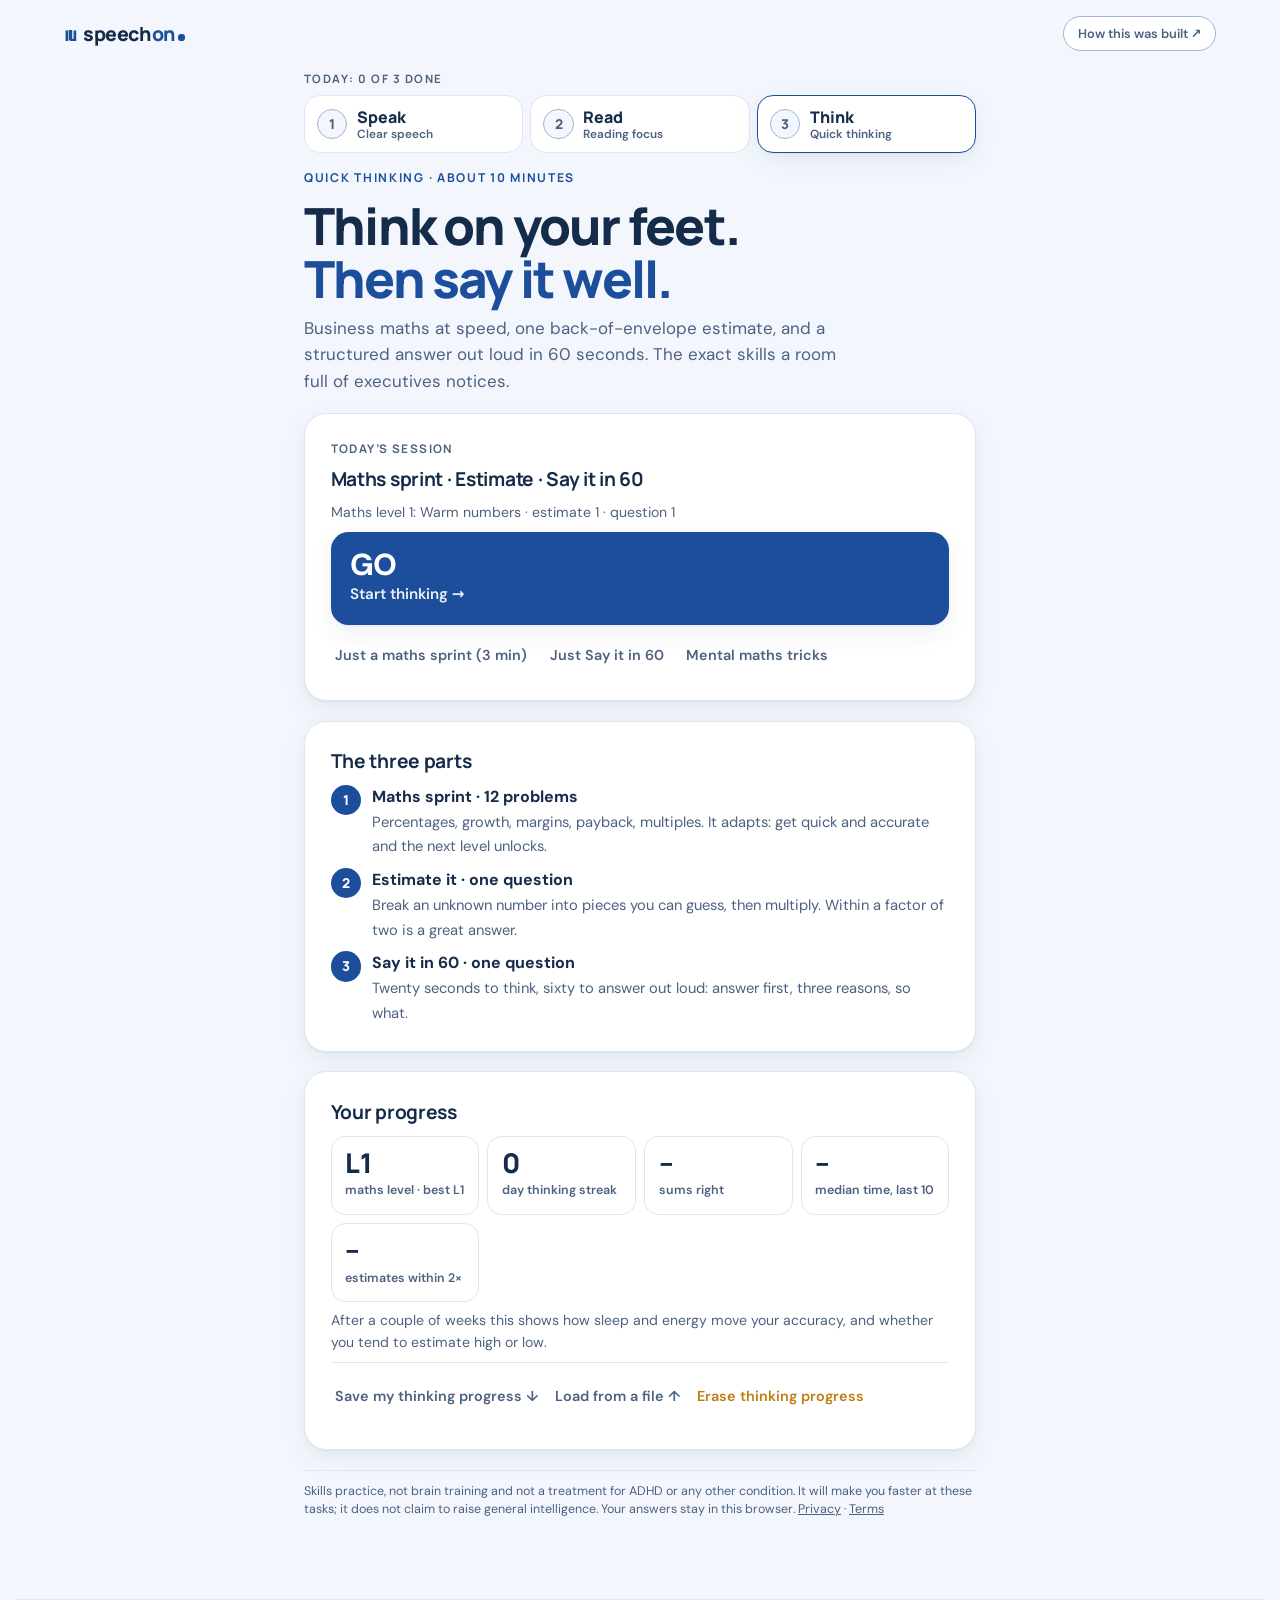
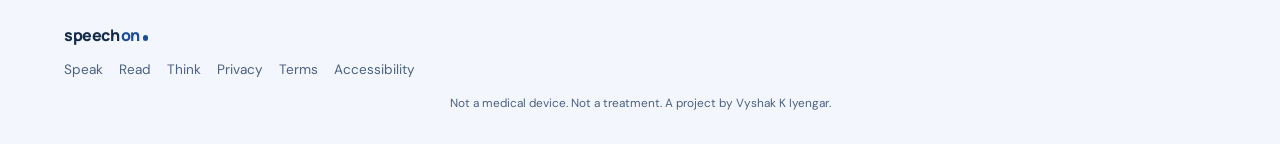
<file: think.html>
<!doctype html>
<html lang="en">
<head>
<meta charset="utf-8"><meta name="viewport" content="width=device-width,initial-scale=1,viewport-fit=cover">
<title>Think — Speech On</title>
<meta name="description" content="Ten minutes of quick-thinking practice: business maths at speed, a back-of-envelope estimate, and a structured 60-second answer out loud. Adaptive, free, no sign-up.">
<meta name="theme-color" content="#f3f7fd" media="(prefers-color-scheme: light)">
<meta name="theme-color" content="#0f1724" media="(prefers-color-scheme: dark)">
<link rel="canonical" href="https://www.speechon.app/think">
<meta property="og:title" content="Think — Speech On">
<meta property="og:description" content="Business maths at speed, a quick estimate, and a structured 60-second answer out loud. Free, no sign-up.">
<meta property="og:type" content="website"><meta property="og:url" content="https://www.speechon.app/think">
<meta property="og:image" content="https://www.speechon.app/og.png"><meta name="twitter:card" content="summary_large_image">
<meta name="apple-mobile-web-app-capable" content="yes">
<meta name="mobile-web-app-capable" content="yes">
<meta name="apple-mobile-web-app-title" content="Speech On">
<meta name="apple-mobile-web-app-status-bar-style" content="default">
<link rel="manifest" href="manifest.webmanifest">
<link rel="icon" href="icon.svg" type="image/svg+xml"><link rel="apple-touch-icon" href="icon-180.png">
<link rel="preload" href="fonts/manrope-latin.woff2" as="font" type="font/woff2" crossorigin>
<link rel="preload" href="fonts/dm-sans-latin.woff2" as="font" type="font/woff2" crossorigin>
<link rel="stylesheet" href="styles.css">
<link rel="stylesheet" href="train.css">
<script src="analytics.js" defer></script>
<script src="trio.js" defer></script>
<script src="think.js" defer></script>
</head>
<body>
<a class="skip" href="#main">Skip to practice</a>

<header class="site-header">
 <a class="brand" href="/" aria-label="Speech On home"><span class="brand-mark" aria-hidden="true">ıιı</span>speech<span>on</span><i></i></a>
 <div class="header-tools">
  <button class="evidence-stamp" id="evidence">How this was built ↗</button>
 </div>
</header>

<main id="main">
<nav class="trio trio-narrow" id="trio" aria-label="Today's practice"></nav>

<div class="module" id="home">
 <section class="module-hero">
  <p class="meeting-hook">QUICK THINKING · ABOUT 10 MINUTES</p>
  <h1>Think on your feet.<em>Then say it well.</em></h1>
  <p class="intro">Business maths at speed, one back-of-envelope estimate, and a structured answer out loud in 60 seconds. The exact skills a room full of executives notices.</p>
 </section>

 <div class="card">
  <span class="label" id="today-label">Today's session</span>
  <h2 id="today-title">Maths sprint · Estimate · Say it in 60</h2>
  <p class="meta" id="today-meta"></p>
  <button class="btn big" id="start"><strong>GO</strong><span id="start-sub">Start thinking →</span></button>
  <p class="meta" id="resume-note" hidden></p>
  <div class="side-links">
   <button class="quiet" id="sprint-only">Just a maths sprint (3 min)</button>
   <button class="quiet" id="speak-only">Just Say it in 60</button>
   <button class="quiet" id="tricks">Mental maths tricks</button>
  </div>
 </div>

 <div class="card">
  <h2>The three parts</h2>
  <ol class="toolkit">
   <li><div><b>Maths sprint · 12 problems</b><span>Percentages, growth, margins, payback, multiples. It adapts: get quick and accurate and the next level unlocks.</span></div></li>
   <li><div><b>Estimate it · one question</b><span>Break an unknown number into pieces you can guess, then multiply. Within a factor of two is a great answer.</span></div></li>
   <li><div><b>Say it in 60 · one question</b><span>Twenty seconds to think, sixty to answer out loud: answer first, three reasons, so what.</span></div></li>
  </ol>
 </div>

 <div class="card">
  <h2>Your progress</h2>
  <div class="kpis" id="kpis"></div>
  <p class="meta" id="insight"></p>
  <div class="data-tools">
   <button class="quiet" id="export">Save my thinking progress ↓</button>
   <button class="quiet" id="import">Load from a file ↑</button>
   <button class="quiet danger" id="erase">Erase thinking progress</button>
  </div>
  <p id="data-status" class="gentle-note" role="status"></p>
  <input type="file" id="import-file" accept="application/json,.json" hidden>
 </div>

 <p class="practice-disclaimer">Skills practice, not brain training and not a treatment for ADHD or any other condition. It will make you faster at these tasks; it does not claim to raise general intelligence. Your answers stay in this browser. <a href="/privacy">Privacy</a> · <a href="/terms">Terms</a></p>
</div>

<section class="stage" id="stage" hidden aria-label="Thinking practice">
 <div class="stage-top">
  <button class="quiet" id="exit">← Save &amp; exit</button>
  <span class="stage-count" id="stage-count"></span>
  <span class="timer" id="clock" aria-hidden="true"></span>
 </div>
 <div class="progress" id="progress" aria-hidden="true"></div>
 <div class="stage-body"><div class="stage-inner" id="stage-inner"></div></div>
</section>
</main>

<footer>
 <span class="brand footer-brand">speech<span>on</span><i></i></span>
 <nav aria-label="Footer">
  <a href="/">Speak</a><a href="/read">Read</a><a href="/think">Think</a>
  <a href="/privacy">Privacy</a><a href="/terms">Terms</a><a href="/accessibility">Accessibility</a>
 </nav>
 <span class="credit">Not a medical device. Not a treatment. A project by
  <a href="https://www.linkedin.com/in/vyshakiyengar" rel="noopener">Vyshak K Iyengar</a>.</span>
</footer>

<dialog id="info">
 <div class="dialog-top"><h2 id="info-title"></h2>
  <button class="quiet" id="close-info" aria-label="Close dialog">✕</button></div>
 <div id="info-body"></div>
</dialog>

<noscript><p style="padding:1rem">Thinking practice needs JavaScript.</p></noscript>
</body></html>
</file>
<file: styles.css>
/* Speech On — app styles. Self-hosted fonts, light and dark, no third-party requests. */

@font-face{font-family:'DM Sans';font-style:normal;font-display:swap;font-weight:100 1000;src:url('fonts/dm-sans-latin-ext.woff2') format('woff2');unicode-range:U+0100-02BA,U+02BD-02C5,U+02C7-02CC,U+02CE-02D7,U+02DD-02FF,U+0304,U+0308,U+0329,U+1D00-1DBF,U+1E00-1E9F,U+1EF2-1EFF,U+2020,U+20A0-20AB,U+20AD-20C0,U+2113,U+2C60-2C7F,U+A720-A7FF;}
@font-face{font-family:'DM Sans';font-style:normal;font-display:swap;font-weight:100 1000;src:url('fonts/dm-sans-latin.woff2') format('woff2');unicode-range:U+0000-00FF,U+0131,U+0152-0153,U+02BB-02BC,U+02C6,U+02DA,U+02DC,U+0304,U+0308,U+0329,U+2000-206F,U+20AC,U+2122,U+2191,U+2193,U+2212,U+2215,U+FEFF,U+FFFD;}
@font-face{font-family:'Manrope';font-style:normal;font-display:swap;font-weight:200 800;src:url('fonts/manrope-latin-ext.woff2') format('woff2');unicode-range:U+0100-02BA,U+02BD-02C5,U+02C7-02CC,U+02CE-02D7,U+02DD-02FF,U+0304,U+0308,U+0329,U+1D00-1DBF,U+1E00-1E9F,U+1EF2-1EFF,U+2020,U+20A0-20AB,U+20AD-20C0,U+2113,U+2C60-2C7F,U+A720-A7FF;}
@font-face{font-family:'Manrope';font-style:normal;font-display:swap;font-weight:200 800;src:url('fonts/manrope-latin.woff2') format('woff2');unicode-range:U+0000-00FF,U+0131,U+0152-0153,U+02BB-02BC,U+02C6,U+02DA,U+02DC,U+0304,U+0308,U+0329,U+2000-206F,U+20AC,U+2122,U+2191,U+2193,U+2212,U+2215,U+FEFF,U+FFFD;}
@font-face{font-family:'Manrope';font-style:normal;font-display:swap;font-weight:200 800;src:url('fonts/manrope-cyrillic.woff2') format('woff2');unicode-range:U+0301,U+0400-045F,U+0490-0491,U+04B0-04B1,U+2116;}

:root{
 --paper:#f3f7fd; --card:#ffffff; --raised:#ffffff;
 --ink:#152b4a; --muted:#4d6180; --accent:#1d4e9c; --accent-ink:#ffffff;
 --accent-soft:#dbe9ff; --line:#9fb6d4; --hair:#dde7f4;
 --lip:#dd6d84; --lip-edge:#a8455a; --cavity:#40151d; --tongue:#ef9aac; --tongue-edge:#c2637a;
 --air:#3d72bd; --skin:#f6dcc2; --skin-edge:#cb9f78;
 --good:#1a7a4f; --warn:#c47a12;
 --ui:'DM Sans',system-ui,-apple-system,'Segoe UI',Roboto,'Noto Sans',sans-serif;
 --display:'Manrope',var(--ui);
 --scale:1;
 --shadow:0 1px 2px rgba(21,43,74,.06),0 8px 24px rgba(21,43,74,.07);
}
@media(prefers-color-scheme:dark){:root:not([data-theme="light"]){
 --paper:#0f1724; --card:#16202f; --raised:#1c2839;
 --ink:#e7eefb; --muted:#a3b5cd; --accent:#8fb6f0; --accent-ink:#0f1724;
 --accent-soft:#1d2d45; --line:#4a6285; --hair:#243347;
 --lip:#c55d74; --lip-edge:#8f3a4d; --cavity:#2a0d13; --tongue:#d9808f; --tongue-edge:#a54f63;
 --air:#6f9fe0; --skin:#d6b795; --skin-edge:#a37f5e;
 --good:#4cc08a; --warn:#e0a44a;
 --shadow:0 1px 2px rgba(0,0,0,.3),0 8px 24px rgba(0,0,0,.28);
}}
:root[data-theme="dark"]{
 --paper:#0f1724; --card:#16202f; --raised:#1c2839;
 --ink:#e7eefb; --muted:#a3b5cd; --accent:#8fb6f0; --accent-ink:#0f1724;
 --accent-soft:#1d2d45; --line:#4a6285; --hair:#243347;
 --lip:#c55d74; --lip-edge:#8f3a4d; --cavity:#2a0d13; --tongue:#d9808f; --tongue-edge:#a54f63;
 --air:#6f9fe0; --skin:#d6b795; --skin-edge:#a37f5e;
 --good:#4cc08a; --warn:#e0a44a;
 --shadow:0 1px 2px rgba(0,0,0,.3),0 8px 24px rgba(0,0,0,.28);
}
:root[data-text="large"]{--scale:1.14}
:root[data-text="larger"]{--scale:1.3}

*{box-sizing:border-box}
[hidden]{display:none!important}
html{-webkit-text-size-adjust:100%}
body{margin:0;background:var(--paper);color:var(--ink);font-family:var(--ui);
 font-size:calc(1rem * var(--scale));line-height:1.55;overflow-x:hidden;
 -webkit-font-smoothing:antialiased}
body.practicing{overflow:hidden}
h1,h2,h3,.brand,.eyebrow,button,select{font-family:var(--display)}
:focus-visible{outline:3px solid var(--accent);outline-offset:2px;border-radius:.4rem}
button{font:inherit;cursor:pointer}
a{color:var(--accent)}

/* Off-screen vertically, never horizontally: a large negative inline offset
   creates thousands of pixels of leftward overflow in right-to-left layouts
   and pushes the whole page out of view. */
.skip{position:absolute;inset-inline-start:0;top:0;transform:translateY(-250%);
 background:var(--accent);color:var(--accent-ink);padding:.7rem 1rem;z-index:40;
 border-end-end-radius:.5rem;text-decoration:none}
.skip:focus{transform:translateY(0)}

/* ---------- header ---------- */
.site-header{display:flex;align-items:center;justify-content:space-between;gap:.6rem;
 padding:1rem clamp(1rem,4vw,3rem);max-width:78rem;margin:0 auto}
.brand{display:inline-flex;align-items:baseline;gap:.08em;font-weight:800;font-size:1.22rem;
 letter-spacing:-.025em;color:var(--ink);text-decoration:none}
.brand span{color:var(--accent)}
.brand i{width:.32em;height:.32em;background:var(--accent);border-radius:50%;display:inline-block;margin-left:.1em}
.brand-mark{color:var(--accent);margin-right:.32em;letter-spacing:-.14em}
.header-tools{display:flex;align-items:center;gap:.4rem;flex-wrap:wrap}
.evidence-stamp{background:var(--card);border:1px solid var(--line);color:var(--muted);
 border-radius:999px;padding:.42rem .85rem;font-size:.8rem;font-weight:600}
.evidence-stamp:hover{color:var(--accent);border-color:var(--accent)}
.icon-btn{background:var(--card);border:1px solid var(--line);color:var(--muted);
 border-radius:999px;width:2.4rem;height:2.4rem;display:grid;place-items:center;font-size:1rem}
.icon-btn:hover{color:var(--accent);border-color:var(--accent)}

/* ---------- home ---------- */
.home{max-width:78rem;margin:0 auto;padding:1rem clamp(1rem,4vw,3rem) 3rem;
 display:grid;grid-template-columns:1fr;gap:1.6rem}
@media(min-width:900px){.home{grid-template-columns:1.05fr .95fr;align-items:start;gap:2.4rem;padding-top:2.4rem}
 .hero-copy{grid-column:1;padding-top:1.5rem}.practice-card{grid-column:2;grid-row:1/span 2}
 #how-it-works{grid-column:1}}
.meeting-hook{font-family:var(--display);font-size:.76rem;font-weight:700;letter-spacing:.14em;
 color:var(--accent);margin:0 0 .7rem}
.hero-copy h1{font-size:clamp(2.5rem,7vw,4.1rem);line-height:1.02;letter-spacing:-.035em;margin:0 0 .9rem;font-weight:800}
.hero-copy h1 em{font-style:normal;color:var(--accent);display:block}
.intro{font-size:1.06rem;color:var(--muted);margin:0;max-width:26rem}

.practice-card{background:var(--card);border:1px solid var(--hair);border-radius:1.5rem;
 padding:1.4rem;box-shadow:var(--shadow)}
.home-time{border:0;padding:0;margin:0 0 .5rem;min-width:0}
.home-time legend,.field-label{font-family:var(--display);font-size:.74rem;font-weight:700;
 letter-spacing:.12em;color:var(--muted);text-transform:uppercase;padding:0;margin-bottom:.5rem;display:block}
.duration{display:grid;grid-template-columns:repeat(4,1fr);gap:.4rem}
.duration button{background:var(--paper);border:1.5px solid var(--line);border-radius:.85rem;
 padding:.7rem .2rem;color:var(--ink);display:grid;gap:.05rem;justify-items:center;min-height:3.6rem}
.duration button b{font-size:1.25rem;font-weight:800;line-height:1}
.duration button small{font-size:.68rem;color:var(--muted);font-weight:600}
.duration button[aria-pressed="true"]{background:var(--accent);border-color:var(--accent);color:var(--accent-ink);box-shadow:var(--shadow)}
.duration button[aria-pressed="true"] small{color:var(--accent-ink);opacity:.85}
.duration button:disabled{opacity:.45;cursor:not-allowed}

.pick{display:grid;gap:.9rem;margin:.9rem 0}
.pick label{display:block}
select{width:100%;font-size:.95rem;font-weight:600;color:var(--ink);background:var(--paper);
 border:1.5px solid var(--line);border-radius:.7rem;padding:.65rem .8rem;min-height:2.9rem;
 appearance:none;background-image:linear-gradient(45deg,transparent 50%,var(--muted) 50%),linear-gradient(135deg,var(--muted) 50%,transparent 50%);
 background-position:calc(100% - 1.1rem) 1.25rem,calc(100% - .75rem) 1.25rem;background-size:.35rem .35rem;background-repeat:no-repeat}
[dir="rtl"] select{background-position:1.1rem 1.25rem,.75rem 1.25rem}

.routine-detail{font-size:.9rem;color:var(--muted);margin:.7rem 0 .9rem;min-height:2.4em}
.primary.start{width:100%;background:var(--accent);color:var(--accent-ink);border:0;border-radius:1.1rem;
 padding:1.15rem 1.2rem;display:grid;gap:.15rem;justify-items:start;text-align:start;box-shadow:var(--shadow)}
.primary.start strong{font-size:2rem;font-weight:800;letter-spacing:-.02em;line-height:1}
.primary.start span{font-size:.95rem;font-weight:600;opacity:.92}
.primary.start:hover{filter:brightness(1.07)}
.start-reassurance{text-align:center;font-size:.85rem;color:var(--muted);margin:.7rem 0 .5rem;font-weight:600}
.practice-disclaimer{font-size:.78rem;line-height:1.5;color:var(--muted);margin:.5rem 0 0;
 border-top:1px solid var(--hair);padding-top:.7rem}
.practice-disclaimer a{color:var(--muted);text-decoration:underline}
.practice-disclaimer a:hover{color:var(--accent)}
.resume{font-size:.85rem;color:var(--warn);margin:.6rem 0 0}
.quiet{background:none;border:0;color:var(--muted);font-weight:600;font-size:.9rem;
 padding:.55rem .3rem;border-radius:.5rem;text-decoration:none;display:inline-block}
.quiet:hover{color:var(--accent)}
.restart{display:block;margin-top:.3rem}

#how-it-works h2{font-size:1.15rem;margin:0 0 .6rem;letter-spacing:-.01em}
#how-it-works ol{margin:0;padding-inline-start:1.1rem;color:var(--muted);font-size:.95rem;display:grid;gap:.3rem}
.home-bottom{display:flex;flex-wrap:wrap;gap:.4rem;align-items:center}
@media(min-width:900px){.home-bottom{grid-column:1}}

/* ---------- dialogs ---------- */
dialog{border:0;border-radius:1.2rem;padding:1.3rem;max-width:min(38rem,94vw);width:100%;
 background:var(--card);color:var(--ink);box-shadow:var(--shadow);font-size:calc(1rem * var(--scale))}
dialog::backdrop{background:rgba(10,22,40,.55)}
.dialog-top{display:flex;align-items:flex-start;justify-content:space-between;gap:1rem;margin-bottom:.6rem}
.dialog-top h2{margin:0;font-size:1.3rem;letter-spacing:-.015em}
dialog h3{font-size:1rem;margin:1.2rem 0 .3rem}
dialog p{margin:.55rem 0;font-size:.94rem;line-height:1.6}
dialog label{display:block;font-weight:600;font-size:.9rem;margin:.8rem 0 .3rem}
dialog input[type="time"],dialog input[type="file"]{font:inherit;width:100%;background:var(--paper);
 color:var(--ink);border:1.5px solid var(--line);border-radius:.7rem;padding:.6rem .7rem}
dialog .primary{background:var(--accent);color:var(--accent-ink);border:0;border-radius:.8rem;
 padding:.8rem 1.1rem;font-weight:700;width:100%;margin-top:.9rem}
.gentle-note{font-size:.85rem;color:var(--muted)}
.setting-row{display:grid;gap:.4rem;margin:1rem 0}
.seg{display:flex;gap:.3rem;flex-wrap:wrap}
.seg button{flex:1 1 5rem;background:var(--paper);border:1.5px solid var(--line);border-radius:.7rem;
 padding:.6rem .5rem;color:var(--ink);font-weight:600;font-size:.88rem;min-height:2.8rem}
.seg button[aria-pressed="true"]{background:var(--accent);border-color:var(--accent);color:var(--accent-ink)}
.danger{color:var(--warn);border-color:var(--warn)!important}

.habit{display:grid;gap:1rem;margin-bottom:1rem}
.eyebrow{font-size:.7rem;font-weight:700;letter-spacing:.13em;color:var(--accent)}
.week{display:grid;grid-template-columns:repeat(7,1fr);gap:.3rem}
.day{display:grid;justify-items:center;gap:.25rem;padding:.5rem .1rem;border-radius:.6rem;
 background:var(--paper);border:1px solid var(--hair)}
.day span{font-size:.7rem;color:var(--muted);font-weight:700}
.day b{font-size:.95rem;color:var(--line)}
.day.complete{background:var(--accent-soft);border-color:var(--accent)}
.day.complete b{color:var(--accent)}
.day.today{outline:2px solid var(--accent);outline-offset:1px}
.streak-stats{display:flex;gap:1.4rem;margin:.5rem 0}
.streak-stats p{margin:0;font-size:.85rem;color:var(--muted)}
.streak-stats b{display:block;font-family:var(--display);font-size:1.7rem;font-weight:800;color:var(--ink);line-height:1}
progress{width:100%;height:.55rem;border-radius:999px;overflow:hidden;
 appearance:none;border:0;background:var(--hair)}
progress::-webkit-progress-bar{background:var(--hair)}
progress::-webkit-progress-value{background:var(--accent)}
progress::-moz-progress-bar{background:var(--accent)}
.habit-tools{display:grid;gap:1rem;border-top:1px solid var(--hair);padding-top:1rem}
.data-tools{display:flex;flex-wrap:wrap;gap:.4rem;border-top:1px solid var(--hair);padding-top:.8rem;margin-top:.4rem}

/* ---------- player ---------- */
.player{position:fixed;inset:0;background:var(--paper);display:grid;
 grid-template-rows:auto auto 1fr;z-index:10;height:100dvh}
.player[hidden]{display:none}
.player-top{display:flex;align-items:center;justify-content:space-between;gap:.5rem;
 padding:.7rem clamp(.7rem,3vw,1.6rem);flex-wrap:nowrap}
#step-count{font-size:.8rem;color:var(--muted);font-weight:600;text-align:center;flex:1;min-width:0}
.progress{display:flex;gap:.22rem;padding:0 clamp(.7rem,3vw,1.6rem) .6rem}
.progress span{height:.28rem;flex:1;background:var(--hair);border-radius:999px}
.progress span.complete{background:var(--accent)}
.progress span.current{background:var(--accent);opacity:.55}

.exercise-layout{display:grid;grid-template-columns:1fr;min-height:0;overflow:hidden;
 padding:0 clamp(.7rem,3vw,1.6rem) env(safe-area-inset-bottom)}
@media(min-width:900px){.exercise-layout{grid-template-columns:15rem 1fr;gap:2rem;max-width:72rem;margin:0 auto;width:100%}}
.exercise-layout aside{display:none}
@media(min-width:900px){.exercise-layout aside{display:block;overflow-y:auto;padding-bottom:1rem}}
#session-percent{font-family:var(--display);font-size:1.6rem;font-weight:800;margin:.2rem 0 .8rem;color:var(--accent)}
#journey{list-style:none;margin:0;padding:0;display:grid;gap:.1rem;font-size:.85rem;color:var(--muted)}
#journey li{display:flex;gap:.5rem;align-items:center;padding:.3rem .4rem;border-radius:.45rem}
#journey li span{width:1.35rem;height:1.35rem;border-radius:50%;background:var(--hair);color:var(--muted);
 display:grid;place-items:center;font-size:.7rem;font-weight:700;flex:none}
#journey li[aria-current="step"]{background:var(--accent-soft);color:var(--ink);font-weight:700}
#journey li[aria-current="step"] span{background:var(--accent);color:var(--accent-ink)}
#journey.long-journey{font-size:.8rem}

.exercise{display:grid;grid-template-rows:auto 1fr auto;min-height:0;overflow:hidden;padding-bottom:.6rem}
.exercise-heading{display:flex;align-items:center;justify-content:space-between;gap:.6rem}
#phase{color:var(--accent)}
#exercise-title{font-size:clamp(1.4rem,3.6vw,2.05rem);letter-spacing:-.025em;margin:.2rem 0 .4rem;line-height:1.12}
#instruction{margin:0 0 .5rem;color:var(--muted);font-size:1rem;max-width:44rem}
.step-note{margin:0 0 .7rem;font-size:.86rem;line-height:1.5;color:var(--ink);background:var(--accent-soft);
 border-radius:.7rem;padding:.6rem .8rem;max-width:44rem}
.step-note b{font-weight:700}
#material{min-height:0;overflow-y:auto;display:grid;align-items:start}
.material{display:grid;gap:1rem;justify-items:center;padding:.4rem 0 .5rem;align-content:start}

/* articulation art */
.artic{display:flex;gap:1.6rem;justify-content:center;align-items:center;width:100%;max-width:26rem}
.artic-frame{position:relative;flex:1;max-width:11rem}
.artic-two:not(.artic-still) .artic-frame{position:absolute;opacity:0;transition:opacity .45s ease}
.artic-two:not(.artic-still){position:relative;height:8.6rem;max-width:13rem}
.artic-two:not(.artic-still) .artic-frame{inset:0;max-width:none;display:grid;place-items:center}
.artic-two:not(.artic-still) .art-mouth{max-width:10rem}
.artic-two:not(.artic-still) .artic-frame.is-on{opacity:1}
.artic-cap{display:block;text-align:center;font-size:.76rem;color:var(--muted);margin-top:.15rem;font-weight:600}
.art-mouth{width:100%;max-width:11rem;height:auto;display:block;margin:0 auto}
.a-lip{fill:var(--lip);stroke:var(--lip-edge);stroke-width:3;stroke-linejoin:round}
.a-cavity{fill:var(--cavity)}
.a-tongue{fill:var(--tongue);stroke:var(--tongue-edge);stroke-width:2}
.a-tip{fill:var(--tongue);opacity:.92}
.a-teeth{fill:#fff}
.a-seam{stroke:var(--lip-edge);stroke-width:2.5;fill:none;stroke-linecap:round}
.a-air{fill:none;stroke:var(--air);stroke-width:4;stroke-linecap:round}
.a-hands{fill:var(--skin);stroke:var(--skin-edge);stroke-width:2.4}
.a-bubble{fill:var(--accent-soft);stroke:var(--accent);stroke-width:2.4;stroke-linejoin:round}
.a-bubble circle{fill:var(--accent);stroke:none}

.all-phrases{list-style:none;margin:0;padding:0;display:grid;gap:.4rem;width:100%;max-width:34rem}
.all-phrases li{background:var(--card);border:1px solid var(--hair);border-radius:.8rem;
 padding:.75rem 1rem;font-size:calc(1.12rem * var(--scale));line-height:1.45;text-align:center}
.all-phrases strong{color:var(--accent);font-weight:800}
.pause-mark{color:var(--accent);padding:0 .3em;font-weight:800}
.sound-words{border-collapse:collapse;width:100%;max-width:26rem;background:var(--card);
 border:1px solid var(--hair);border-radius:.8rem;overflow:hidden}
.sound-words th{font-size:.7rem;letter-spacing:.1em;text-transform:uppercase;color:var(--muted);
 padding:.5rem;border-bottom:1px solid var(--hair)}
.sound-words td{padding:.6rem .8rem;text-align:center;font-size:calc(1.08rem * var(--scale));border-bottom:1px solid var(--hair)}
.sound-words tr:last-child td{border-bottom:0}
blockquote#card-text{margin:0;font-family:var(--display);font-size:calc(1.7rem * var(--scale));
 font-weight:800;letter-spacing:-.02em;text-align:center;color:var(--ink)}
.delivery-tones{display:flex;gap:.5rem;flex-wrap:wrap;justify-content:center}
.delivery-tones span{background:var(--accent-soft);color:var(--ink);border-radius:999px;
 padding:.4rem .9rem;font-size:.86rem;font-weight:600}
.context-prompt{background:var(--card);border:1px solid var(--hair);border-left:4px solid var(--accent);
 border-radius:.8rem;padding:.9rem 1.1rem;max-width:34rem;font-size:calc(1.05rem * var(--scale))}
[dir="rtl"] .context-prompt{border-left:1px solid var(--hair);border-right:4px solid var(--accent)}

/* pacer */
.pacer{display:flex;align-items:center;gap:.6rem;justify-content:center;flex-wrap:wrap}
.pacer button{background:var(--card);border:1.5px solid var(--line);border-radius:999px;
 padding:.5rem 1rem;color:var(--muted);font-weight:600;font-size:.86rem}
.pacer button[aria-pressed="true"]{border-color:var(--accent);color:var(--accent)}
.pacer-ring{font-variant-numeric:tabular-nums;font-family:var(--display);font-weight:800;
 font-size:1.1rem;color:var(--accent);min-width:2.6rem;text-align:center}
.pacer-note{font-size:.78rem;color:var(--muted)}

.player-actions{padding-top:.5rem}
.exercise-controls{display:flex;gap:.5rem;align-items:center}
.exercise-controls .primary{flex:1;background:var(--accent);color:var(--accent-ink);border:0;
 border-radius:.9rem;padding:1rem 1.2rem;font-weight:700;font-size:1.02rem;box-shadow:var(--shadow)}
.exercise-controls .primary:hover{filter:brightness(1.07)}
.exercise-controls .quiet:disabled{opacity:.35;cursor:not-allowed}
.keyboard{font-size:.74rem;color:var(--muted);margin:.4rem 0 0;text-align:center}
@media(max-width:899px){.keyboard{display:none}}
.credit{font-size:.74rem;color:var(--muted);margin:.2rem 0 0;text-align:center}

/* ---------- done ---------- */
.done{max-width:36rem;margin:0 auto;padding:2.5rem clamp(1rem,4vw,2rem) 3rem;text-align:center}
.completion-mark{width:3.6rem;height:3.6rem;border-radius:50%;background:var(--accent-soft);color:var(--accent);
 display:grid;place-items:center;font-size:1.7rem;margin:0 auto 1rem}
.done h1{font-size:clamp(2.1rem,6vw,3rem);letter-spacing:-.03em;margin:.3rem 0 .6rem;font-weight:800}
.done h1 em{font-style:normal;color:var(--accent)}
.reflection{margin:1.6rem 0}
.reflection h2{font-size:1.05rem;margin:0 0 .6rem}
.feeling{display:flex;gap:.4rem;justify-content:center;flex-wrap:wrap}
.feeling button{background:var(--card);border:1.5px solid var(--line);border-radius:999px;
 padding:.6rem 1.1rem;color:var(--ink);font-weight:600}
.feeling button[aria-pressed="true"]{background:var(--accent);border-color:var(--accent);color:var(--accent-ink)}
.takeaway-line{color:var(--muted);font-size:.95rem}
.done-actions{display:flex;gap:.5rem;justify-content:center;flex-wrap:wrap;margin-top:1.2rem}
.done-actions .primary{background:var(--accent);color:var(--accent-ink);border:0;border-radius:.9rem;padding:.9rem 1.8rem;font-weight:700}
#save-untimed{background:var(--accent);color:var(--accent-ink);border:0;border-radius:.9rem;padding:.9rem 1.6rem;font-weight:700;margin:.6rem 0}

footer{border-top:1px solid var(--hair);padding:1.4rem clamp(1rem,4vw,3rem) 2rem;
 max-width:78rem;margin:2rem auto 0;display:grid;gap:.7rem;font-size:.85rem;color:var(--muted)}
footer nav{display:flex;flex-wrap:wrap;gap:.4rem 1rem}
footer a{color:var(--muted);text-decoration:none}
footer a:hover{color:var(--accent);text-decoration:underline}
.footer-brand{font-size:1rem}
.lang-note{font-size:.8rem;color:var(--muted);background:var(--accent-soft);border-radius:.6rem;
 padding:.5rem .7rem;margin:.6rem 0 0}

@media(prefers-reduced-motion:reduce){
 *{animation:none!important;transition:none!important;scroll-behavior:auto!important}
 .artic-two:not(.artic-still){position:static;height:auto;max-width:23rem;display:flex}
 .artic-two:not(.artic-still) .artic-frame{position:relative;opacity:1;inset:auto;max-width:9rem}
}
@media(max-height:700px){
 #exercise-title{font-size:clamp(1.2rem,3vw,1.6rem);margin:.1rem 0 .3rem}
 .art-mouth{max-width:6.4rem}.artic-two:not(.artic-still){height:5.4rem}
 .material{gap:.5rem}
}
@media(max-width:360px){
 .duration{grid-template-columns:repeat(2,1fr)}
 .primary.start strong{font-size:1.7rem}
}
</file>
<file: train.css>
/* Speech On — the daily three (trio strip) and the Read and Think practice pages.
   Loaded after styles.css, so it reuses its tokens, fonts and dark theme. */

/* ---------- trio strip ---------- */
.trio{max-width:78rem;margin:0 auto;padding:0 clamp(1rem,4vw,3rem)}
.trio-head{font-family:var(--display);font-size:.72rem;font-weight:700;letter-spacing:.13em;
 text-transform:uppercase;color:var(--muted);margin:.2rem 0 .45rem}
.trio-list{display:grid;grid-template-columns:repeat(3,minmax(0,1fr));gap:.45rem}
.trio-item{display:flex;align-items:center;gap:.6rem;background:var(--card);border:1.5px solid var(--hair);
 border-radius:1rem;padding:.65rem .75rem;text-decoration:none;color:var(--ink);min-height:3.6rem;min-width:0}
.trio-item:hover{border-color:var(--accent)}
.trio-item.current{border-color:var(--accent);box-shadow:var(--shadow)}
.trio-mark{flex:none;width:1.9rem;height:1.9rem;border-radius:50%;display:grid;place-items:center;
 background:var(--paper);border:1.5px solid var(--line);font-family:var(--display);font-weight:800;font-size:.85rem;color:var(--muted)}
.trio-item.done .trio-mark{background:var(--accent);border-color:var(--accent);color:var(--accent-ink)}
.trio-text{display:grid;min-width:0;line-height:1.2}
.trio-text b{font-family:var(--display);font-weight:800;font-size:1rem}
.trio-text small{font-size:.74rem;color:var(--muted);font-weight:600;white-space:nowrap;overflow:hidden;text-overflow:ellipsis}
@media(max-width:420px){.trio-item{flex-direction:column;align-items:flex-start;gap:.35rem;padding:.6rem}
 .trio-text small{white-space:normal}}

/* ---------- module pages ---------- */
.module{max-width:46rem;margin:0 auto;padding:1rem clamp(1rem,4vw,2rem) 3rem}
.module-hero h1{font-size:clamp(2.1rem,6vw,3.2rem);line-height:1.04;letter-spacing:-.035em;margin:.6rem 0 .6rem;font-weight:800}
.module-hero h1 em{font-style:normal;color:var(--accent);display:block}
.module-hero .intro{max-width:34rem}
.card{background:var(--card);border:1px solid var(--hair);border-radius:1.4rem;padding:clamp(1.1rem,3vw,1.6rem);
 box-shadow:var(--shadow);margin:1.2rem 0}
.card h2{font-size:1.2rem;letter-spacing:-.015em;margin:0 0 .5rem}
.card h3{font-size:1rem;margin:1rem 0 .3rem}
.card p{margin:.5rem 0}
.meta{font-size:.88rem;color:var(--muted);margin:.3rem 0}
.btn{background:var(--accent);color:var(--accent-ink);border:0;border-radius:.95rem;padding:1rem 1.3rem;
 font-weight:700;font-size:1.02rem;box-shadow:var(--shadow);width:100%;display:block;text-align:center;text-decoration:none}
.btn:hover{filter:brightness(1.07)}
.btn:disabled{opacity:.45;cursor:not-allowed;filter:none}
.btn.big{display:grid;gap:.15rem;justify-items:start;text-align:start;border-radius:1.1rem;padding:1.15rem 1.2rem}
.btn.big strong{font-size:1.9rem;font-weight:800;letter-spacing:-.02em;line-height:1}
.btn.big span{font-size:.95rem;font-weight:600;opacity:.92}
.btn-ghost{background:var(--paper);color:var(--ink);border:1.5px solid var(--line);border-radius:.9rem;
 padding:.8rem 1rem;font-weight:700;font-size:.95rem;width:100%}
.btn-ghost:hover{border-color:var(--accent);color:var(--accent)}
.row{display:flex;gap:.5rem;flex-wrap:wrap}
.row > *{flex:1 1 9rem}
.stack{display:grid;gap:.6rem}
.side-links{display:flex;flex-wrap:wrap;gap:.2rem .8rem;margin-top:.6rem}
.badge{display:inline-block;background:var(--accent-soft);color:var(--ink);border-radius:999px;
 padding:.2rem .7rem;font-size:.76rem;font-weight:700;font-family:var(--display)}

/* ---------- session stage ---------- */
.stage{position:fixed;inset:0;z-index:10;background:var(--paper);display:grid;grid-template-rows:auto auto 1fr;height:100dvh}
.stage-top{display:flex;align-items:center;justify-content:space-between;gap:.5rem;padding:.7rem clamp(.7rem,3vw,1.6rem)}
.stage-count{font-size:.8rem;color:var(--muted);font-weight:600;text-align:center;flex:1;min-width:0}
.stage-body{overflow-y:auto;padding:0 clamp(1rem,4vw,2rem) calc(2rem + env(safe-area-inset-bottom))}
.stage-inner{max-width:42rem;margin:0 auto;display:grid;gap:1rem;padding-top:.6rem}
.stage h2.step-title{font-size:clamp(1.4rem,3.6vw,2rem);letter-spacing:-.025em;margin:.15rem 0 0;line-height:1.14}
.step-lead{color:var(--muted);margin:0;font-size:1rem}

.passage{background:var(--card);border:1px solid var(--hair);border-radius:1.1rem;padding:clamp(1rem,3.5vw,1.6rem)}
.passage p{font-size:calc(1.17rem * var(--scale));line-height:1.78;margin:0;max-width:36em}
.passage p + p{margin-top:1em}
.passage.dim p{opacity:.55}
.passage .para-no{display:block;font-family:var(--display);font-size:.7rem;font-weight:700;letter-spacing:.13em;color:var(--accent);margin-bottom:.4rem}
.purpose{border-left:4px solid var(--accent);background:var(--card);border-radius:.8rem;padding:.8rem 1rem;font-size:calc(1.05rem * var(--scale))}
[dir="rtl"] .purpose{border-left:0;border-right:4px solid var(--accent)}
.purpose b{display:block;font-family:var(--display);font-size:.7rem;letter-spacing:.13em;color:var(--accent);margin-bottom:.2rem}

textarea,.field{width:100%;font:inherit;font-size:calc(1.02rem * var(--scale));color:var(--ink);background:var(--card);
 border:1.5px solid var(--line);border-radius:.8rem;padding:.75rem .85rem;line-height:1.5}
textarea{min-height:6.2rem;resize:vertical}
textarea:focus,.field:focus{border-color:var(--accent);outline:none;box-shadow:0 0 0 3px var(--accent-soft)}
.field.num{font-family:var(--display);font-weight:800;font-size:calc(1.6rem * var(--scale));text-align:center;letter-spacing:-.01em}
.label{font-family:var(--display);font-size:.74rem;font-weight:700;letter-spacing:.12em;color:var(--muted);text-transform:uppercase;display:block;margin:0 0 .4rem}
.frame-hint{font-size:.9rem;color:var(--muted);margin:.35rem 0 0}

.chips{display:flex;gap:.4rem;flex-wrap:wrap}
.chips button{background:var(--card);border:1.5px solid var(--line);border-radius:999px;padding:.55rem 1rem;
 color:var(--ink);font-weight:600;font-size:.9rem;min-height:2.6rem}
.chips button[aria-pressed="true"]{background:var(--accent);border-color:var(--accent);color:var(--accent-ink)}
.chips button.right{border-color:var(--good);box-shadow:inset 0 0 0 1.5px var(--good)}

.options{display:grid;gap:.45rem;list-style:none;margin:0;padding:0}
.options button{width:100%;text-align:start;background:var(--card);border:1.5px solid var(--line);border-radius:.85rem;
 padding:.8rem 1rem;color:var(--ink);font-family:var(--ui);font-size:calc(1rem * var(--scale));line-height:1.45;display:flex;gap:.7rem;align-items:flex-start}
.options button:hover:not(:disabled){border-color:var(--accent)}
.options button .opt-key{flex:none;width:1.6rem;height:1.6rem;border-radius:50%;background:var(--paper);border:1px solid var(--line);
 display:grid;place-items:center;font-family:var(--display);font-weight:800;font-size:.8rem;color:var(--muted)}
.options button.correct{border-color:var(--good);background:color-mix(in srgb,var(--good) 12%,var(--card))}
.options button.correct .opt-key{background:var(--good);border-color:var(--good);color:#fff}
.options button.wrong{border-color:var(--warn);background:color-mix(in srgb,var(--warn) 10%,var(--card))}
.options button:disabled{cursor:default}

.reveal{background:var(--accent-soft);border-radius:.9rem;padding:.85rem 1rem;font-size:calc(1rem * var(--scale))}
.reveal b.lbl{display:block;font-family:var(--display);font-size:.7rem;letter-spacing:.13em;color:var(--accent);margin-bottom:.25rem;text-transform:uppercase}
.reveal ul{margin:.3rem 0 0;padding-inline-start:1.1rem}
.reveal.good{background:color-mix(in srgb,var(--good) 14%,var(--card))}
.reveal.warn{background:color-mix(in srgb,var(--warn) 14%,var(--card))}
.tip{font-size:.92rem;color:var(--ink);background:var(--card);border:1px dashed var(--line);border-radius:.8rem;padding:.7rem .9rem}
.tip b{color:var(--accent)}

.toolkit{counter-reset:tk;list-style:none;margin:0;padding:0;display:grid;gap:.55rem}
.toolkit li{counter-increment:tk;display:grid;grid-template-columns:2rem 1fr;gap:.6rem;align-items:start}
.toolkit li::before{content:counter(tk);width:1.9rem;height:1.9rem;border-radius:50%;background:var(--accent);color:var(--accent-ink);
 display:grid;place-items:center;font-family:var(--display);font-weight:800;font-size:.85rem}
.toolkit b{display:block}
.toolkit span{color:var(--muted);font-size:.92rem}

.vocab-word{font-family:var(--display);font-size:calc(1.9rem * var(--scale));font-weight:800;letter-spacing:-.02em;margin:0}
mark{background:var(--accent-soft);color:var(--ink);border-radius:.25rem;padding:0 .15em;font-weight:700}

.stage-actions{display:flex;gap:.5rem;align-items:center;margin-top:.3rem}
.stage-actions .btn{flex:1}
.timer{font-family:var(--display);font-variant-numeric:tabular-nums;font-weight:800;font-size:1rem;color:var(--accent)}
.timer.big{font-size:clamp(3rem,12vw,4.8rem);text-align:center;letter-spacing:-.03em;line-height:1}
.stage .progress{padding:0 clamp(.7rem,3vw,1.6rem) .6rem}

/* ---------- think ---------- */
.math-q{font-family:var(--display);font-weight:800;font-size:clamp(1.5rem,5vw,2.3rem);letter-spacing:-.02em;line-height:1.2;text-align:center;margin:.6rem 0}
.math-q small{display:block;font-size:.9rem;font-weight:600;color:var(--muted);letter-spacing:0;margin-top:.4rem}
.math-meta{display:flex;justify-content:space-between;align-items:center;font-size:.85rem;color:var(--muted);font-weight:600}
.dots{display:flex;gap:.25rem;flex-wrap:wrap}
.dots i{width:.6rem;height:.6rem;border-radius:50%;background:var(--hair)}
.dots i.ok{background:var(--good)} .dots i.no{background:var(--warn)} .dots i.now{background:var(--accent)}
.kpis{display:grid;grid-template-columns:repeat(auto-fit,minmax(8rem,1fr));gap:.5rem}
.kpi{background:var(--card);border:1px solid var(--hair);border-radius:.9rem;padding:.75rem .85rem}
.kpi b{display:block;font-family:var(--display);font-size:1.7rem;font-weight:800;line-height:1.05;color:var(--ink)}
.kpi span{font-size:.78rem;color:var(--muted);font-weight:600}
.structure{display:grid;grid-template-columns:repeat(3,1fr);gap:.4rem}
.structure div{background:var(--card);border:1px solid var(--hair);border-radius:.8rem;padding:.6rem .7rem;font-size:.88rem}
.structure b{display:block;font-family:var(--display);color:var(--accent);font-size:.95rem}
@media(max-width:480px){.structure{grid-template-columns:1fr}}
.checks{display:grid;gap:.4rem}
.checks label{display:flex;gap:.6rem;align-items:flex-start;background:var(--card);border:1.5px solid var(--hair);border-radius:.8rem;padding:.65rem .8rem;cursor:pointer;font-size:.95rem}
.checks input{width:1.2rem;height:1.2rem;accent-color:var(--accent);margin-top:.12rem;flex:none}

/* ---------- library ---------- */
.lib{list-style:none;margin:0;padding:0;display:grid;gap:.35rem;max-height:60vh;overflow-y:auto}
.lib button{width:100%;text-align:start;background:var(--paper);border:1px solid var(--hair);border-radius:.7rem;padding:.55rem .8rem;
 color:var(--ink);display:flex;gap:.6rem;align-items:baseline;font-family:var(--ui);font-size:.92rem}
.lib button:hover{border-color:var(--accent)}
.lib .n{font-family:var(--display);font-weight:800;color:var(--muted);min-width:2.4rem;font-size:.85rem}
.lib .done-mark{margin-inline-start:auto;color:var(--good);font-weight:800}
.lib-tabs{display:flex;gap:.3rem;flex-wrap:wrap;margin:.3rem 0 .7rem}
.lib-tabs button{background:var(--paper);border:1.5px solid var(--line);border-radius:999px;padding:.35rem .8rem;color:var(--ink);font-weight:600;font-size:.82rem}
.lib-tabs button[aria-pressed="true"]{background:var(--accent);color:var(--accent-ink);border-color:var(--accent)}

/* ---------- handoff on the speech done screen ---------- */
.handoff{display:block;margin:1.2rem auto 0;max-width:24rem;text-decoration:none;background:var(--card);border:1.5px solid var(--accent);
 border-radius:1rem;padding:.9rem 1rem;color:var(--ink);text-align:start}
.handoff b{display:block;font-family:var(--display);font-size:1.05rem}
.handoff span{font-size:.88rem;color:var(--muted)}
.handoff:hover{box-shadow:var(--shadow)}

.home-trio{padding-top:.4rem}
@media(min-width:900px){.home-trio{padding-top:1rem}}
.trio-narrow{max-width:46rem;padding:0 clamp(1rem,4vw,2rem)}

/* ---------- iPhone install hint ---------- */
.install-hint{max-width:46rem;margin:.6rem auto 0;padding:0 clamp(1rem,4vw,2rem);display:flex;gap:.6rem;align-items:flex-start}
.install-hint p{margin:0;flex:1;font-size:.86rem;line-height:1.5;background:var(--accent-soft);border-radius:.8rem;padding:.65rem .85rem}
.install-hint .quiet{flex:none;padding-top:.6rem}
/* Home-screen app: keep content clear of the notch and home bar. */
@media(display-mode:standalone){
 .site-header{padding-top:max(1rem, env(safe-area-inset-top))}
 .stage-top,.player-top{padding-top:max(.7rem, env(safe-area-inset-top))}
 footer{padding-bottom:max(2rem, env(safe-area-inset-bottom))}
}

/* ---------- daily-three progress (home) ---------- */
.trio-progress{margin:0}
@media(min-width:900px){.trio-progress{grid-column:1 / -1}}
.progress-head h2{margin:0 0 .2rem}
.trio-progress .kpis{margin:.8rem 0}
.per-mod{display:grid;gap:.4rem;margin:.4rem 0 1rem}
.per-row{display:grid;grid-template-columns:4.2rem 1fr;grid-template-rows:auto auto;column-gap:.7rem;row-gap:.15rem;align-items:center;
 text-decoration:none;color:var(--ink);background:var(--paper);border:1px solid var(--hair);border-radius:.8rem;padding:.55rem .8rem}
.per-row:hover{border-color:var(--accent)}
.per-row b{font-family:var(--display);grid-row:1 / span 2}
.per-bar{height:.45rem;background:var(--hair);border-radius:999px;overflow:hidden;display:block}
.per-bar i{display:block;height:100%;border-radius:999px}
.per-txt{font-size:.8rem;color:var(--muted);font-weight:600}
.speak{--mod:var(--accent)} .read{--mod:#2f8f83} .think{--mod:#b8742a}
:root[data-theme="dark"] .read{--mod:#5cc3b4} :root[data-theme="dark"] .think{--mod:#e3a35a}
@media(prefers-color-scheme:dark){:root:not([data-theme="light"]) .read{--mod:#5cc3b4} :root:not([data-theme="light"]) .think{--mod:#e3a35a}}
.per-bar i,.cal-dots i.on,.cal-legend i{background:var(--mod)}
.cal{border-top:1px solid var(--hair);padding-top:.8rem}
.cal-head{display:flex;align-items:center;justify-content:space-between}
.cal-head .quiet{font-size:1.4rem;line-height:1;padding:.3rem .8rem}
.cal-head .quiet:disabled{opacity:.3;cursor:default}
.cal-title{margin:0;font-size:1rem}
.cal-grid{display:grid;grid-template-columns:repeat(7,minmax(0,1fr));gap:.3rem;margin:.5rem 0}
.cal-dow{font-size:.68rem;font-weight:700;color:var(--muted);text-align:center;letter-spacing:.06em}
.cal-day{aspect-ratio:1/1;border-radius:.6rem;background:var(--paper);border:1px solid var(--hair);display:grid;
 grid-template-rows:1fr auto;justify-items:center;padding:.25rem .1rem .35rem;min-width:0}
.cal-num{font-size:.8rem;font-weight:700;color:var(--muted);font-family:var(--display);align-self:center}
.cal-dots{display:flex;gap:.18rem}
.cal-dots i{width:.38rem;height:.38rem;border-radius:50%;background:var(--hair)}
.cal-day.c3{background:var(--accent);border-color:var(--accent)}
.cal-day.c3 .cal-num{color:var(--accent-ink)}
.cal-day.c3 .cal-dots i{background:var(--accent-ink)}
.cal-day.is-today{outline:2px solid var(--accent);outline-offset:1px}
.cal-day.future{opacity:.45}
.cal-legend{display:flex;flex-wrap:wrap;gap:.3rem 1rem;font-size:.78rem;color:var(--muted);margin:.2rem 0 .8rem}
.cal-legend span{display:inline-flex;align-items:center;gap:.35rem}
.cal-legend i{width:.55rem;height:.55rem;border-radius:50%;display:inline-block}
.cal-full-key{width:.9rem;height:.9rem;border-radius:.25rem;background:var(--accent);display:inline-block}
.cal-tools{display:grid;gap:.55rem;border-top:1px solid var(--hair);padding-top:.9rem}
.cal-tools .label{margin:0}
.cal-tools .field{max-width:12rem}
@media(min-width:900px){
 .trio-progress{display:grid;grid-template-columns:minmax(0,1fr) minmax(0,22rem);column-gap:2rem;align-items:start}
 .progress-head,.trio-progress .kpis{grid-column:1 / -1}
 .trio-progress .kpis{grid-template-columns:repeat(6,minmax(0,1fr))}
 .per-mod{grid-column:1;grid-row:3;margin:0}
 .cal-tools{grid-column:1;grid-row:4;margin-top:1rem}
 .cal{grid-column:2;grid-row:3 / span 2;border-top:0;padding-top:0}
}

/* Read: classics and real articles */
.source-line{font-size:.88rem;color:var(--muted);margin:-.2rem 0 0;font-style:italic}
.context{background:var(--paper);border:1.5px dashed var(--line);border-radius:.8rem;padding:.75rem 1rem;font-size:.95rem;color:var(--ink)}
.context b{display:block;font-family:var(--display);font-size:.7rem;letter-spacing:.13em;color:var(--muted);margin-bottom:.2rem}
.gloss{font-size:.88rem;color:var(--muted);margin:-.2rem 0 0;line-height:1.5}
.gloss b{color:var(--ink);font-weight:700}
.gloss i{font-style:italic;color:var(--ink)}
.sources{list-style:none;margin:0;padding:0;display:grid;gap:.5rem}
.source{display:flex;flex-direction:column;gap:.1rem;padding:.75rem 1rem;border:1.5px solid var(--line);border-radius:.85rem;background:var(--card);color:var(--ink);text-decoration:none;min-height:3rem}
.source:hover,.source:focus-visible{border-color:var(--accent)}
.source.picked{border-color:var(--accent);box-shadow:0 0 0 3px var(--accent-soft)}
.source b{font-family:var(--display);font-weight:700;font-size:.98rem}
.source span{font-size:.85rem;color:var(--muted)}
.word-entry{display:grid;gap:.4rem;padding:.75rem;border:1.5px solid var(--line);border-radius:.9rem;background:var(--paper)}
.article-card .btn{margin-top:.6rem}
</file>
<file: page.css>
/* Speech On — shared styles for the static reference pages. */
@font-face{font-family:'DM Sans';font-style:normal;font-display:swap;font-weight:100 1000;src:url('/fonts/dm-sans-latin-ext.woff2') format('woff2');unicode-range:U+0100-02BA,U+02BD-02C5,U+02C7-02CC,U+02CE-02D7,U+02DD-02FF,U+0304,U+0308,U+0329,U+1D00-1DBF,U+1E00-1E9F,U+1EF2-1EFF,U+2020,U+20A0-20AB,U+20AD-20C0,U+2113,U+2C60-2C7F,U+A720-A7FF;}
@font-face{font-family:'DM Sans';font-style:normal;font-display:swap;font-weight:100 1000;src:url('/fonts/dm-sans-latin.woff2') format('woff2');unicode-range:U+0000-00FF,U+0131,U+0152-0153,U+02BB-02BC,U+02C6,U+02DA,U+02DC,U+0304,U+0308,U+0329,U+2000-206F,U+20AC,U+2122,U+2191,U+2193,U+2212,U+2215,U+FEFF,U+FFFD;}
@font-face{font-family:'Manrope';font-style:normal;font-display:swap;font-weight:200 800;src:url('/fonts/manrope-latin-ext.woff2') format('woff2');unicode-range:U+0100-02BA,U+02BD-02C5,U+02C7-02CC,U+02CE-02D7,U+02DD-02FF,U+0304,U+0308,U+0329,U+1D00-1DBF,U+1E00-1E9F,U+1EF2-1EFF,U+2020,U+20A0-20AB,U+20AD-20C0,U+2113,U+2C60-2C7F,U+A720-A7FF;}
@font-face{font-family:'Manrope';font-style:normal;font-display:swap;font-weight:200 800;src:url('/fonts/manrope-latin.woff2') format('woff2');unicode-range:U+0000-00FF,U+0131,U+0152-0153,U+02BB-02BC,U+02C6,U+02DA,U+02DC,U+0304,U+0308,U+0329,U+2000-206F,U+20AC,U+2122,U+2191,U+2193,U+2212,U+2215,U+FEFF,U+FFFD;}

:root{
 --paper:#f3f7fd; --card:#ffffff; --ink:#152b4a; --muted:#4d6180; --accent:#1d4e9c;
 --accent-soft:#dbe9ff; --line:#9fb6d4; --hair:#dde7f4; --warn-bg:#fff4e6; --warn-line:#c47a12;
 --ui:'DM Sans',system-ui,-apple-system,'Segoe UI',Roboto,sans-serif;
 --display:'Manrope',var(--ui);
}
@media(prefers-color-scheme:dark){:root:not([data-theme="light"]){
 --paper:#0f1724; --card:#16202f; --ink:#e7eefb; --muted:#a3b5cd; --accent:#8fb6f0;
 --accent-soft:#1d2d45; --line:#3d5270; --hair:#243347; --warn-bg:#2a2013; --warn-line:#e0a44a;
}}
:root[data-theme="dark"]{
 --paper:#0f1724; --card:#16202f; --ink:#e7eefb; --muted:#a3b5cd; --accent:#8fb6f0;
 --accent-soft:#1d2d45; --line:#3d5270; --hair:#243347; --warn-bg:#2a2013; --warn-line:#e0a44a;
}
*{box-sizing:border-box}
html{-webkit-text-size-adjust:100%}
body{margin:0;background:var(--paper);color:var(--ink);font-family:var(--ui);font-size:1.0625rem;line-height:1.65}
.skip{position:absolute;inset-inline-start:0;top:0;transform:translateY(-250%);
 background:var(--accent);color:#fff;padding:.7rem 1rem;z-index:20;border-end-end-radius:.5rem}
.skip:focus{transform:translateY(0)}
.wrap{max-width:46rem;margin:0 auto;padding:1.25rem 1.25rem 4rem}
.site-header{display:flex;align-items:center;justify-content:space-between;gap:1rem;padding:1.1rem 0;border-bottom:1px solid var(--hair);flex-wrap:wrap}
.brand{font-family:var(--display);font-weight:800;font-size:1.2rem;letter-spacing:-.02em;color:var(--ink);text-decoration:none;display:inline-flex;align-items:baseline;gap:.1em}
.brand span{color:var(--accent)} .brand i{width:.34em;height:.34em;background:var(--accent);border-radius:50%;display:inline-block}
.brand-mark{color:var(--accent);margin-right:.35em;letter-spacing:-.12em}
.site-header nav{display:flex;gap:1rem;flex-wrap:wrap;font-size:.94rem}
.site-header nav a{color:var(--muted);text-decoration:none}
.site-header nav a:hover,.site-header nav a:focus{color:var(--accent);text-decoration:underline}
h1{font-family:var(--display);font-size:clamp(1.9rem,5vw,2.6rem);line-height:1.12;letter-spacing:-.025em;margin:2rem 0 .5rem}
h2{font-family:var(--display);font-size:1.3rem;letter-spacing:-.015em;margin:2.4rem 0 .6rem}
h3{font-family:var(--display);font-size:1.06rem;margin:1.6rem 0 .4rem}
p,li{max-width:40rem}
a{color:var(--accent)}
.lede{font-size:1.15rem;color:var(--muted);margin:0 0 .4rem}
.updated{font-size:.9rem;color:var(--muted);margin:0 0 1.5rem}
.card{background:var(--card);border:1px solid var(--hair);border-radius:1rem;padding:1.1rem 1.3rem;margin:1.4rem 0}
.warn{background:var(--warn-bg);border:1px solid var(--warn-line);border-left-width:5px;border-radius:.7rem;padding:1rem 1.2rem;margin:1.4rem 0}
.warn h2,.warn h3{margin-top:0}
.red-flags{list-style:none;padding:0;margin:.6rem 0}
.red-flags li{padding:.55rem 0 .55rem 1.75rem;position:relative;border-bottom:1px solid var(--hair)}
.red-flags li:last-child{border-bottom:0}
.red-flags li::before{content:"!";position:absolute;left:0;top:.62rem;width:1.15rem;height:1.15rem;border-radius:50%;background:var(--warn-line);color:#fff;font-size:.78rem;font-weight:700;display:grid;place-items:center}
table{border-collapse:collapse;width:100%;margin:1rem 0;font-size:.97rem}
th,td{text-align:left;padding:.6rem .7rem;border-bottom:1px solid var(--hair);vertical-align:top}
th{font-family:var(--display);font-size:.85rem;text-transform:uppercase;letter-spacing:.06em;color:var(--muted)}
code{font-size:.92em;background:var(--accent-soft);padding:.1em .35em;border-radius:.3em}
footer{border-top:1px solid var(--hair);margin-top:3rem;padding:1.5rem 0;font-size:.92rem;color:var(--muted)}
footer nav{display:flex;flex-wrap:wrap;gap:.5rem 1.1rem;margin-bottom:.8rem}
footer a{color:var(--muted)}
footer a:hover{color:var(--accent)}
.back{display:inline-block;margin-top:2.5rem;font-weight:600;text-decoration:none}
:focus-visible{outline:3px solid var(--accent);outline-offset:2px;border-radius:.3rem}
@media(prefers-reduced-motion:reduce){*{animation:none!important;transition:none!important}}
</file>
